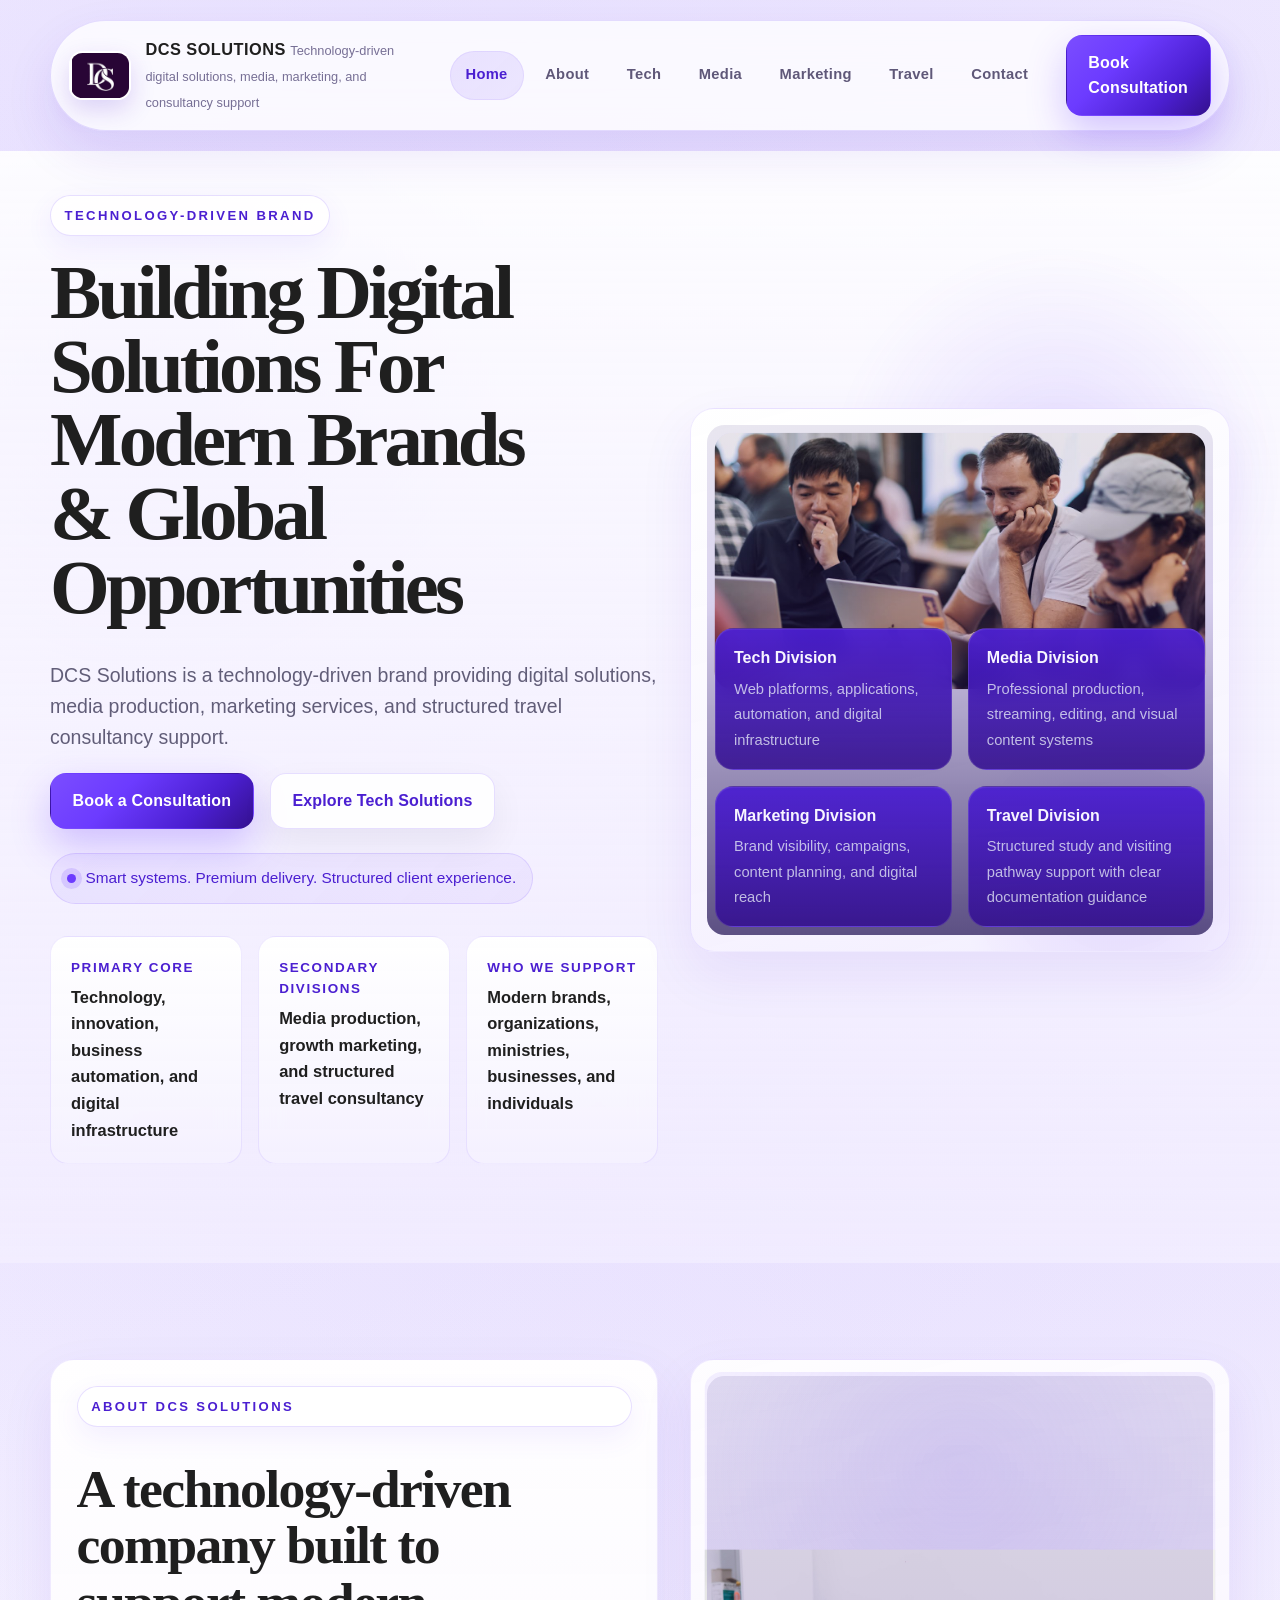
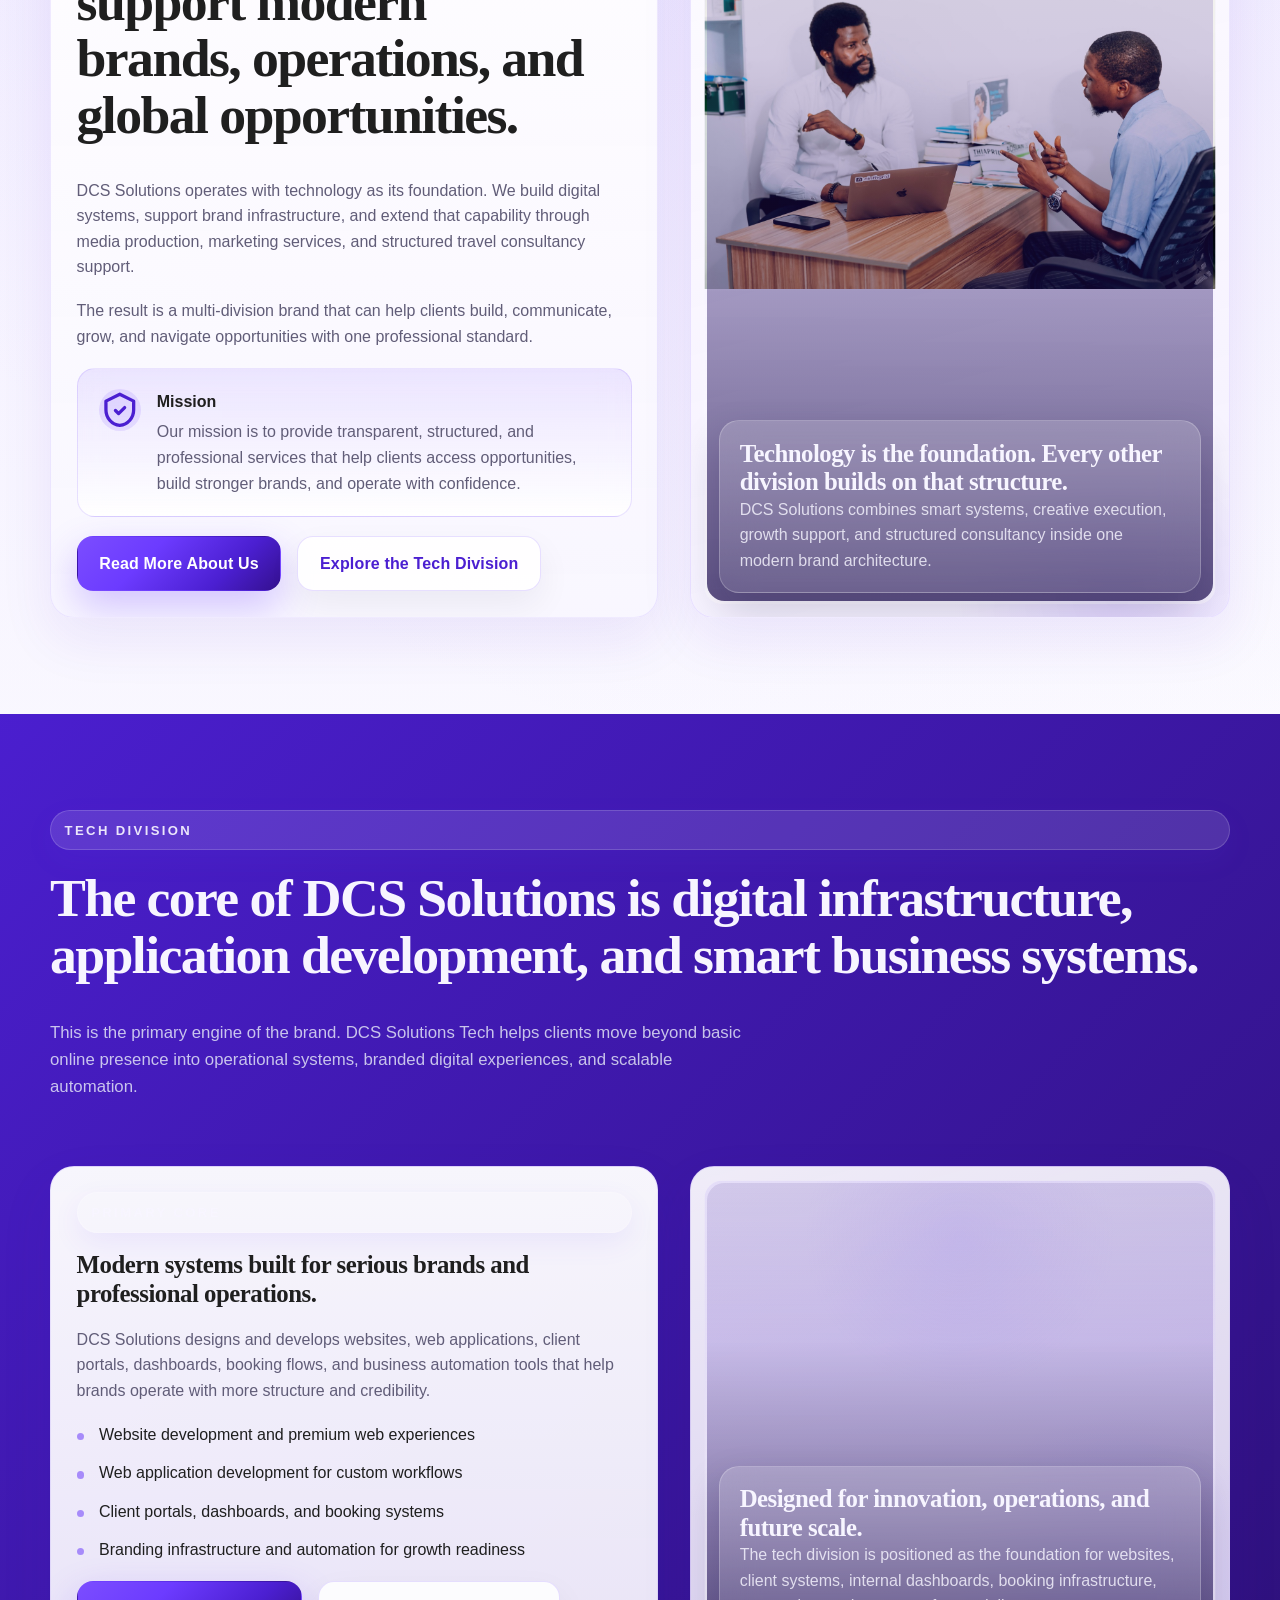
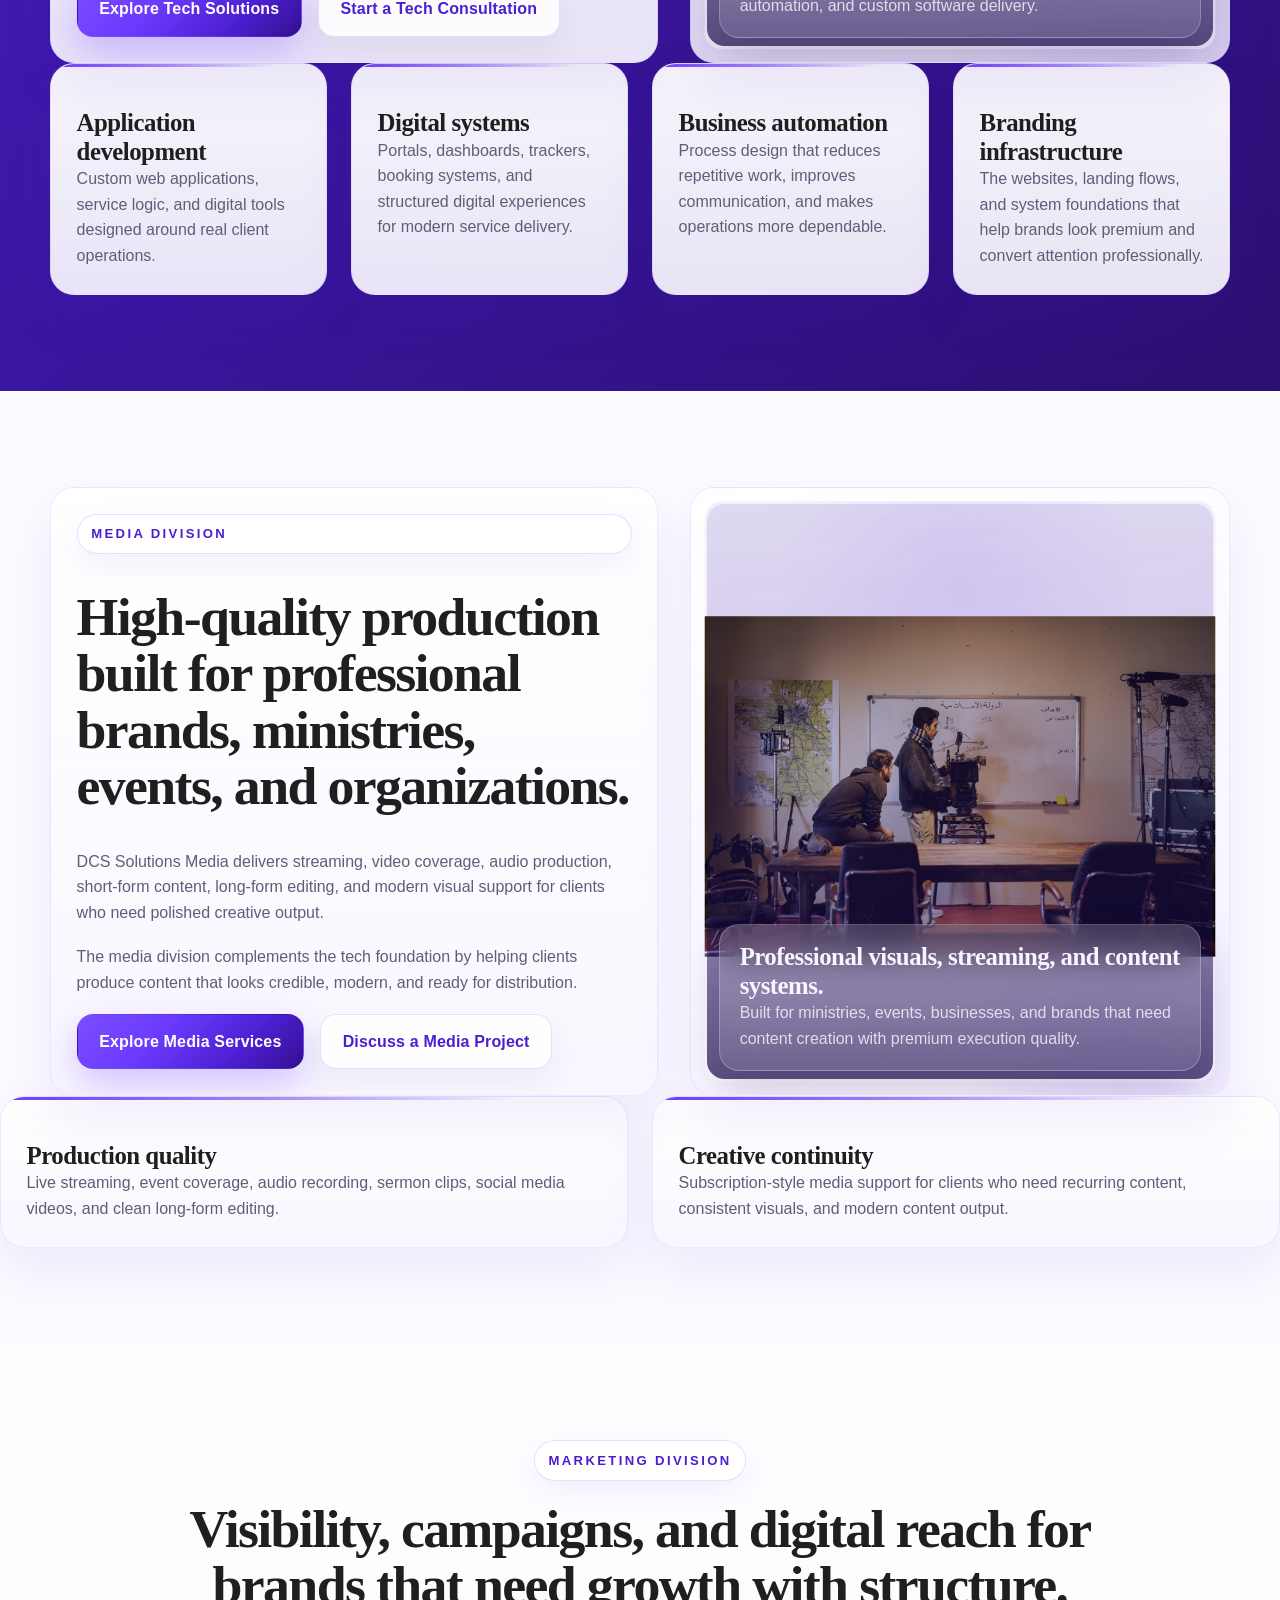
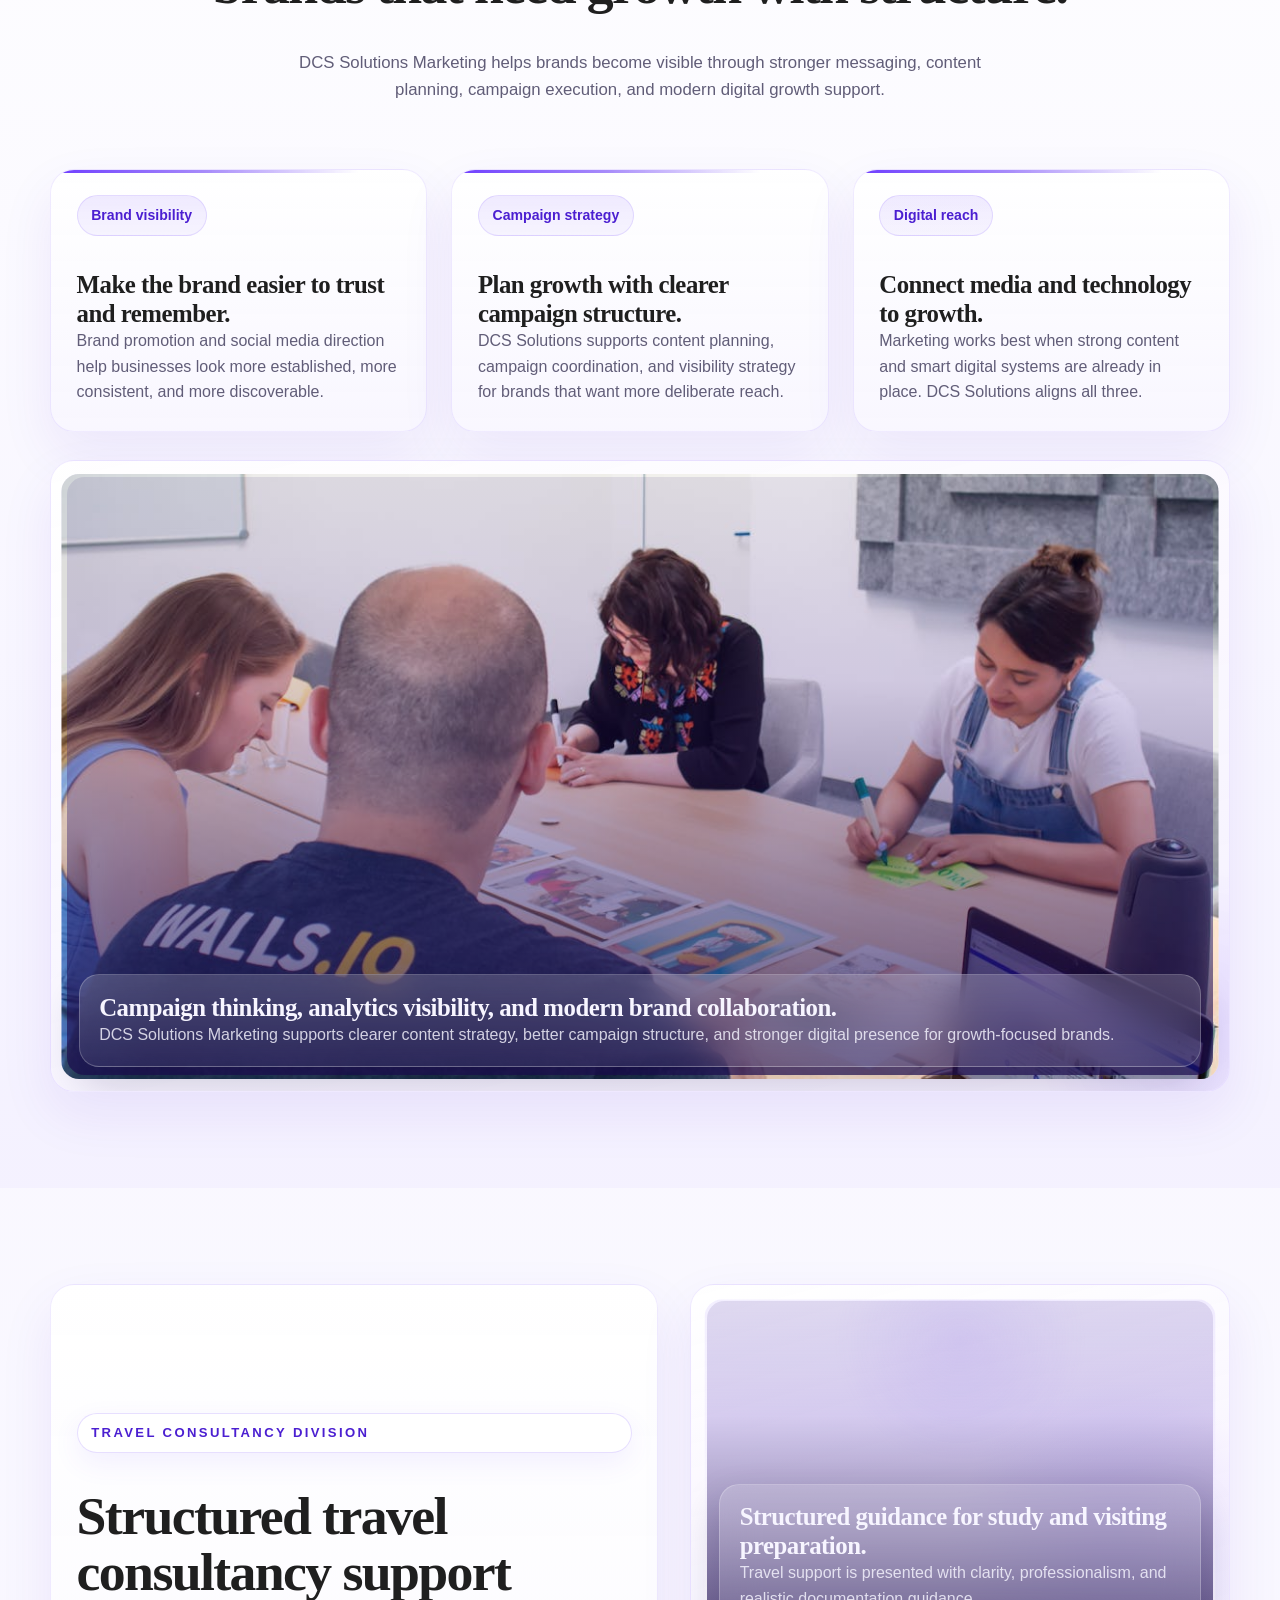
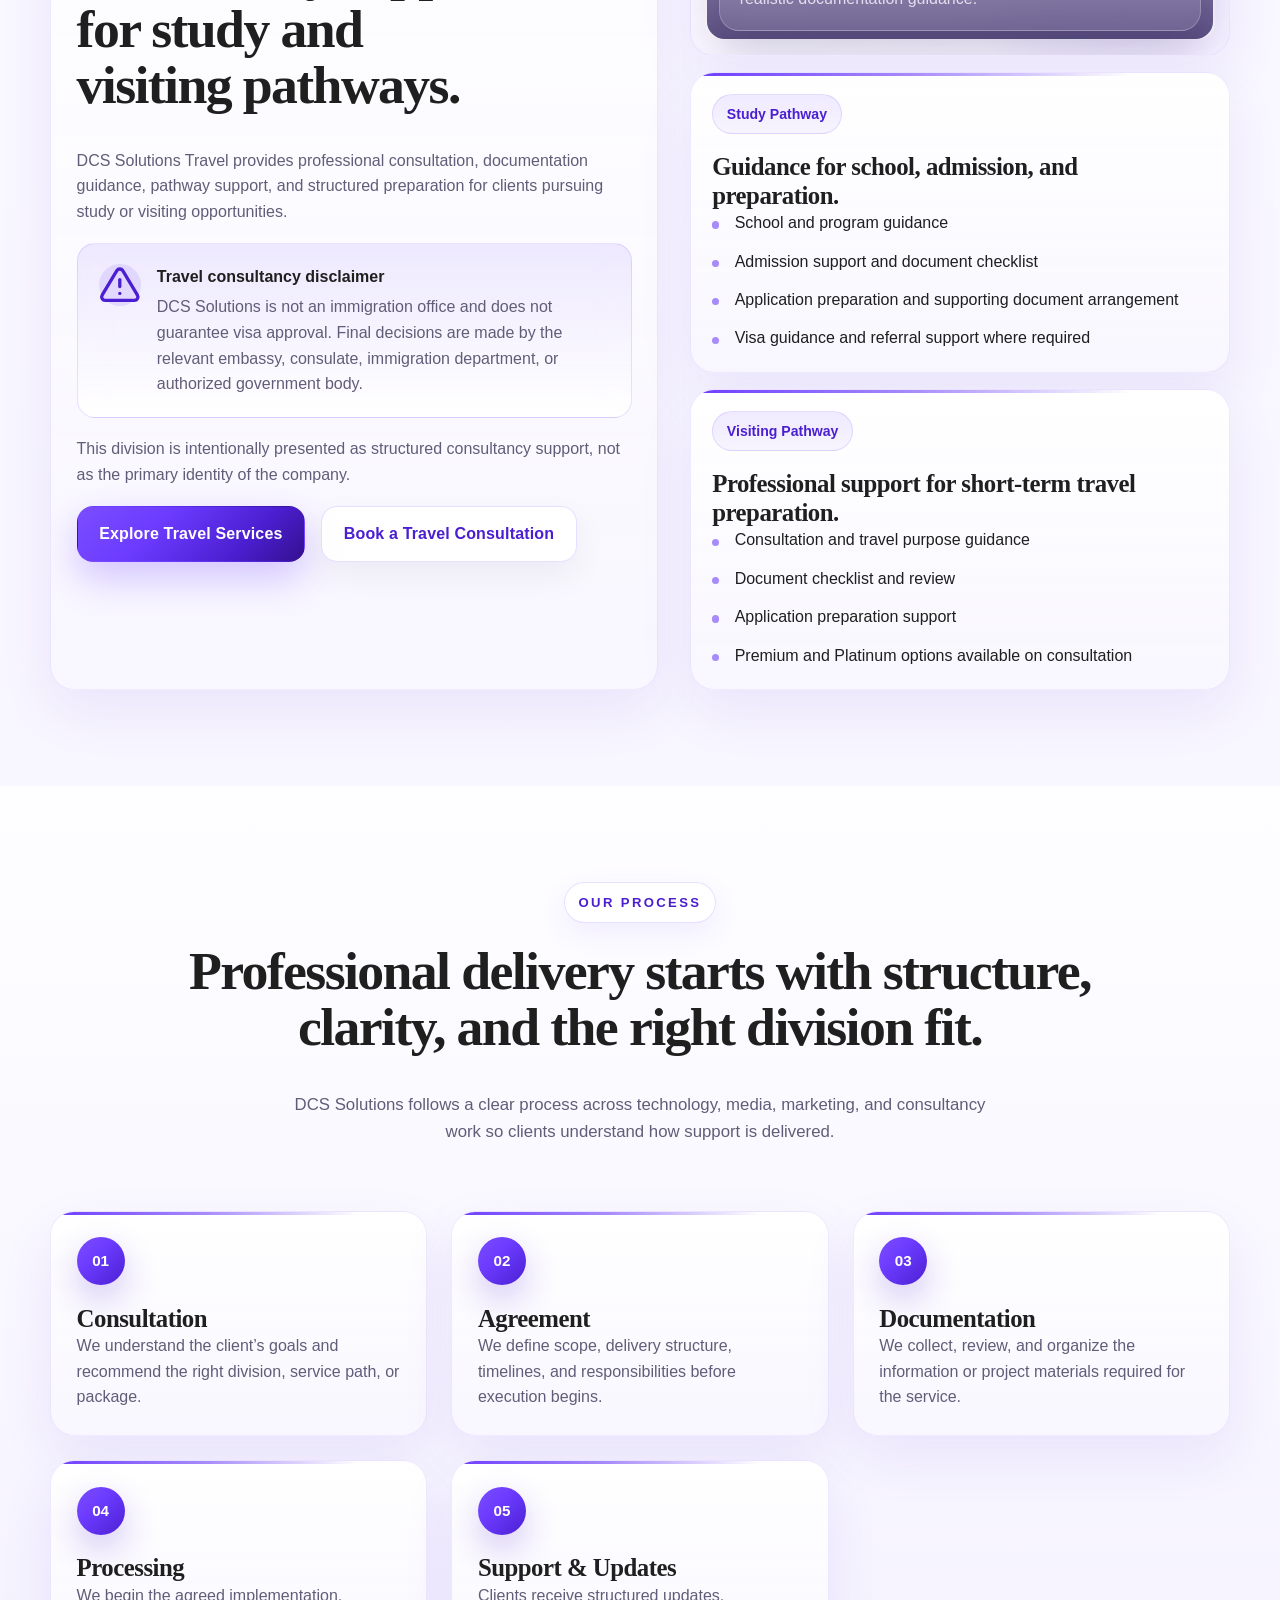
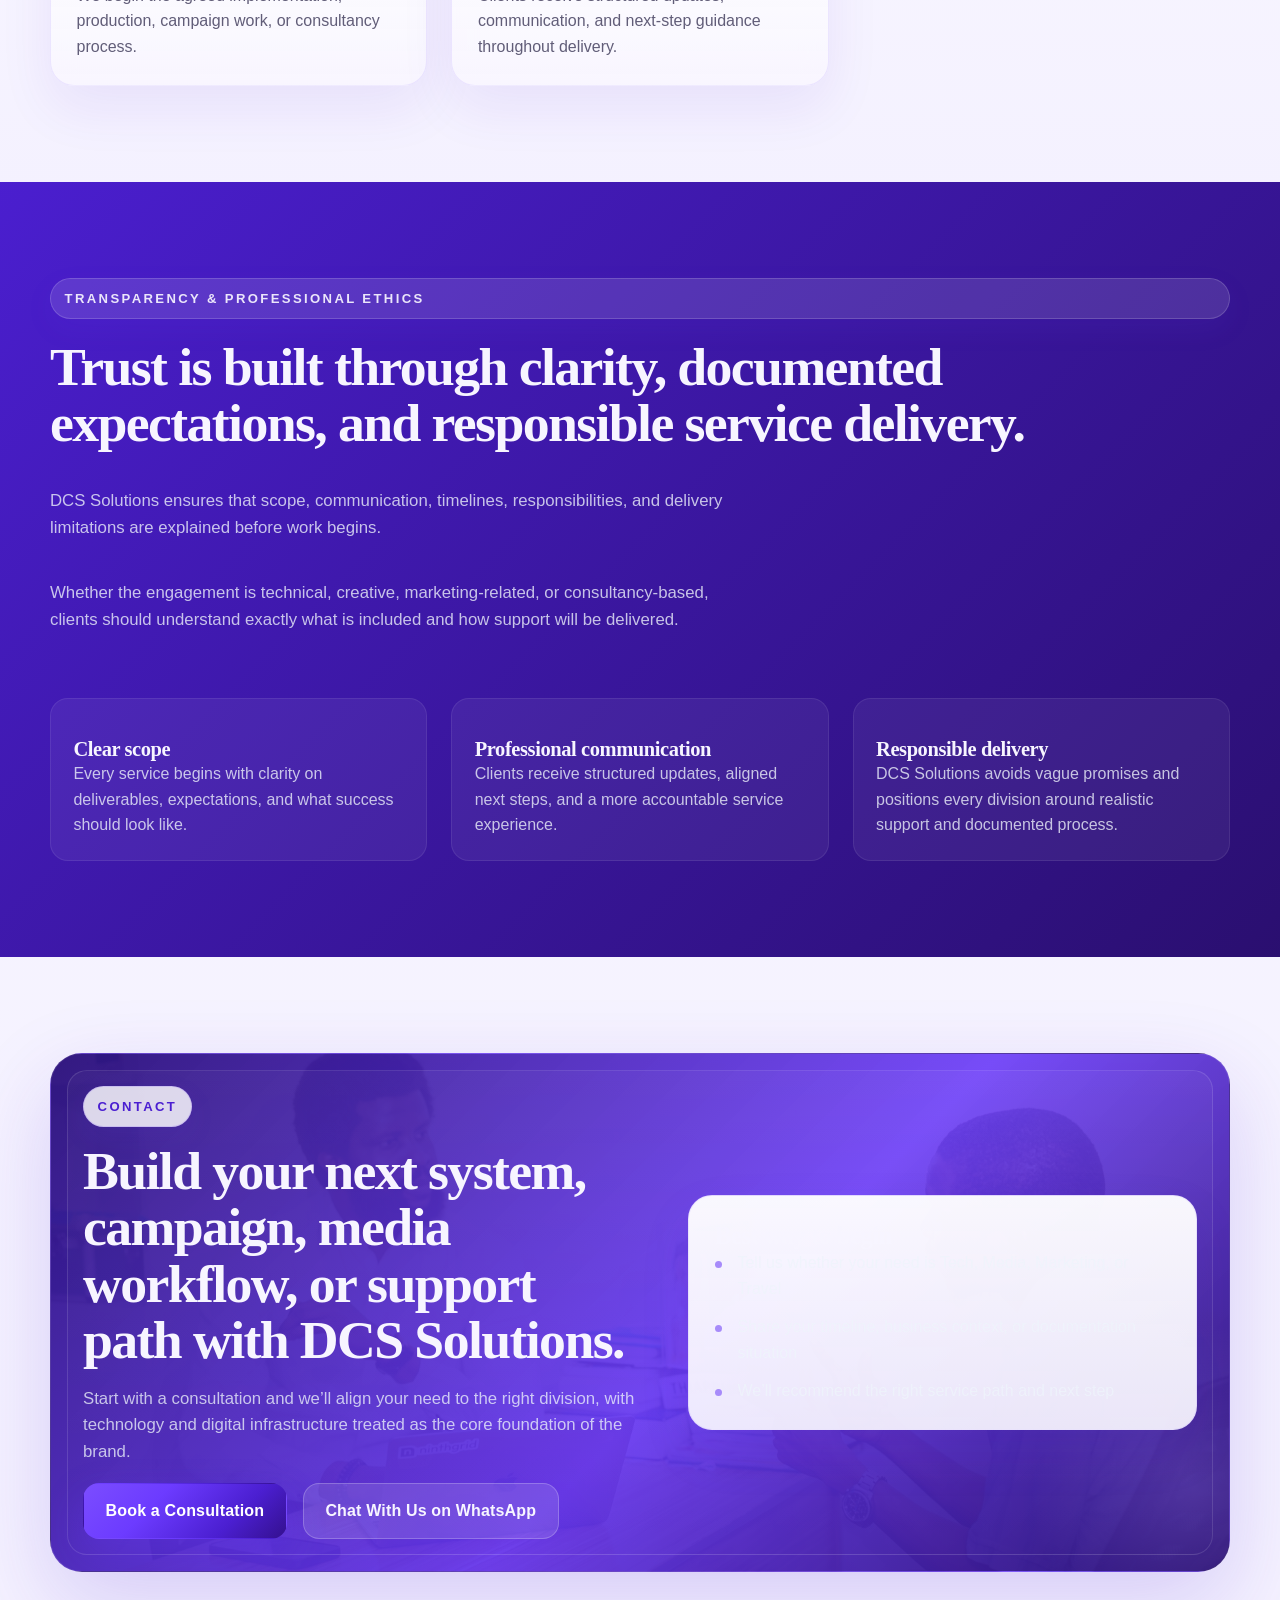
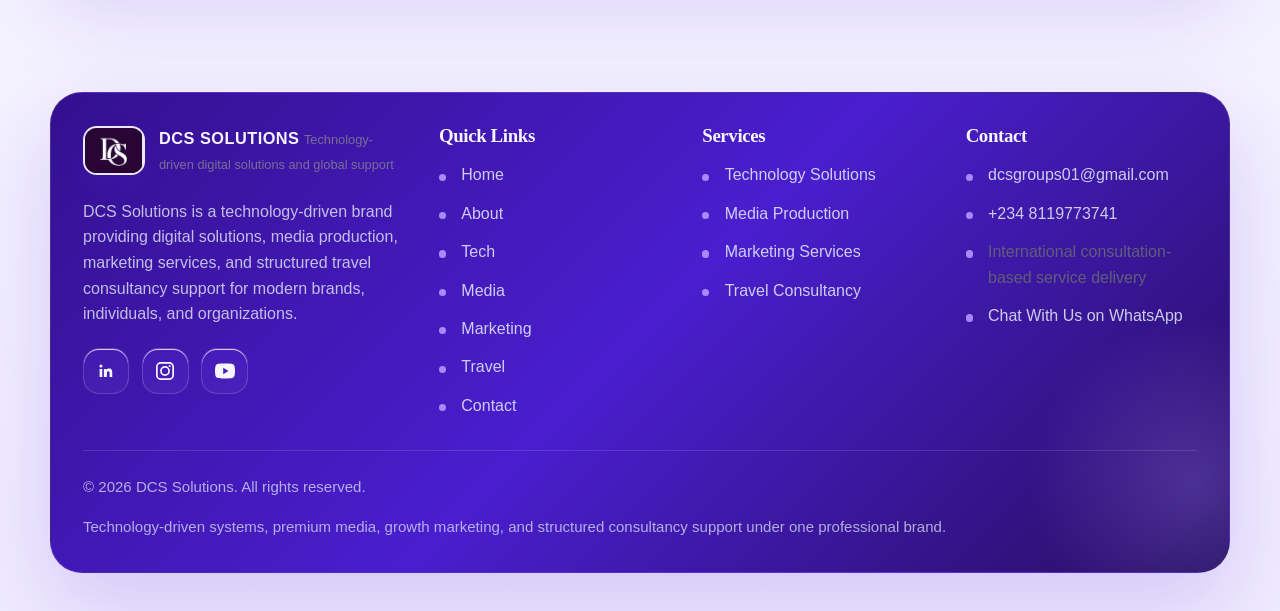
<file: index.html>
<!DOCTYPE html>
<html lang="en">
  <head>
    <meta charset="UTF-8">
    <meta name="viewport" content="width=device-width, initial-scale=1.0">
    <meta name="description" content="DCS Solutions is a technology-driven brand providing digital solutions, media production, marketing services, and structured travel consultancy support.">
    <title>DCS Solutions | Technology-Driven Digital Solutions</title>
    <link rel="stylesheet" href="css/style.css">
  </head>
  <body data-page="home">
    <div class="site-shell">
      <header class="site-header" data-include="site-header"></header>

      <main>
        <section class="hero">
          <div class="container hero-layout">
            <div class="hero-copy" data-reveal>
              <span class="eyebrow">Technology-Driven Brand</span>
              <h1 class="hero-title hero-title-wide">Building Digital Solutions For Modern Brands &amp; Global Opportunities</h1>
              <p class="hero-subtitle">
                DCS Solutions is a technology-driven brand providing digital solutions, media production, marketing services, and structured travel consultancy support.
              </p>
              <div class="hero-actions">
                <a class="button button-primary" href="contact.html">Book a Consultation</a>
                <a class="button button-secondary" href="#tech-division">Explore Tech Solutions</a>
              </div>
              <div class="hero-trust pill-note">
                Smart systems. Premium delivery. Structured client experience.
              </div>

              <div class="metric-strip">
                <div class="metric-item">
                  <span class="metric-label">Primary Core</span>
                  <span class="metric-value">Technology, innovation, business automation, and digital infrastructure</span>
                </div>
                <div class="metric-item">
                  <span class="metric-label">Secondary Divisions</span>
                  <span class="metric-value">Media production, growth marketing, and structured travel consultancy</span>
                </div>
                <div class="metric-item">
                  <span class="metric-label">Who We Support</span>
                  <span class="metric-value">Modern brands, organizations, ministries, businesses, and individuals</span>
                </div>
              </div>
            </div>

            <div class="hero-visual hero-photo photo-hero-collab" data-reveal>
              <img src="assets/images/hero-collaboration.jpg" alt="Professional team collaborating in a modern digital workspace with laptops and interface screens" fetchpriority="high">
              <div class="hero-stack">
                <div class="hero-stat">
                  <strong>Tech Division</strong>
                  <span>Web platforms, applications, automation, and digital infrastructure</span>
                </div>
                <div class="hero-stat">
                  <strong>Media Division</strong>
                  <span>Professional production, streaming, editing, and visual content systems</span>
                </div>
                <div class="hero-stat">
                  <strong>Marketing Division</strong>
                  <span>Brand visibility, campaigns, content planning, and digital reach</span>
                </div>
                <div class="hero-stat">
                  <strong>Travel Division</strong>
                  <span>Structured study and visiting pathway support with clear documentation guidance</span>
                </div>
              </div>
            </div>
          </div>
        </section>

        <section class="section" id="about-overview">
          <div class="container split-grid">
            <div class="content-panel" data-reveal>
              <span class="eyebrow">About DCS Solutions</span>
              <h2 class="section-heading">A technology-driven company built to support modern brands, operations, and global opportunities.</h2>
              <p>
                DCS Solutions operates with technology as its foundation. We build digital systems, support brand infrastructure, and extend that capability through media production, marketing services, and structured travel consultancy support.
              </p>
              <p>
                The result is a multi-division brand that can help clients build, communicate, grow, and navigate opportunities with one professional standard.
              </p>
              <div class="notice">
                <span class="notice-icon" aria-hidden="true">
                  <svg viewBox="0 0 24 24" fill="none" stroke="currentColor" stroke-width="1.9" stroke-linecap="round" stroke-linejoin="round">
                    <path d="M12 3L20 7V12C20 16.5 16.8 20.64 12 21C7.2 20.64 4 16.5 4 12V7L12 3Z"/>
                    <path d="M9.5 12.4L11.3 14.2L14.8 10.7"/>
                  </svg>
                </span>
                <div>
                  <strong>Mission</strong>
                  <span>Our mission is to provide transparent, structured, and professional services that help clients access opportunities, build stronger brands, and operate with confidence.</span>
                </div>
              </div>
              <div class="button-row">
                <a class="button button-primary" href="about.html">Read More About Us</a>
                <a class="button button-secondary" href="tech.html">Explore the Tech Division</a>
              </div>
            </div>

            <div class="visual-panel photo-panel photo-contact" data-reveal>
              <img src="assets/images/contact-consultation.jpg" alt="Professional consultants meeting in a modern office environment" decoding="async">
              <div class="visual-caption">
                <h3>Technology is the foundation. Every other division builds on that structure.</h3>
                <p>DCS Solutions combines smart systems, creative execution, growth support, and structured consultancy inside one modern brand architecture.</p>
              </div>
            </div>
          </div>
        </section>

        <section class="section section-dark section-tech-core" id="tech-division">
          <div class="container">
            <div class="section-header" data-reveal>
              <span class="eyebrow">Tech Division</span>
              <h2 class="section-heading">The core of DCS Solutions is digital infrastructure, application development, and smart business systems.</h2>
              <p class="section-intro">
                This is the primary engine of the brand. DCS Solutions Tech helps clients move beyond basic online presence into operational systems, branded digital experiences, and scalable automation.
              </p>
            </div>

            <div class="split-grid">
              <div class="content-panel" data-reveal>
                <span class="eyebrow">Primary Core</span>
                <h3 class="card-title">Modern systems built for serious brands and professional operations.</h3>
                <p>
                  DCS Solutions designs and develops websites, web applications, client portals, dashboards, booking flows, and business automation tools that help brands operate with more structure and credibility.
                </p>
                <ul class="feature-list strong">
                  <li>Website development and premium web experiences</li>
                  <li>Web application development for custom workflows</li>
                  <li>Client portals, dashboards, and booking systems</li>
                  <li>Branding infrastructure and automation for growth readiness</li>
                </ul>
                <div class="button-row">
                  <a class="button button-primary" href="tech.html">Explore Tech Solutions</a>
                  <a class="button button-secondary" href="contact.html">Start a Tech Consultation</a>
                </div>
              </div>

              <div class="visual-panel photo-panel photo-tech" data-reveal>
                <img src="assets/images/tech-division.jpg" alt="Developers working across modern computer workstations with software interfaces visible" decoding="async">
                <div class="visual-caption">
                  <h3>Designed for innovation, operations, and future scale.</h3>
                  <p>The tech division is positioned as the foundation for websites, client systems, internal dashboards, booking infrastructure, automation, and custom software delivery.</p>
                </div>
              </div>
            </div>

            <div class="service-grid">
              <article class="service-card" data-reveal>
                <h3 class="card-title">Application development</h3>
                <p class="card-copy">Custom web applications, service logic, and digital tools designed around real client operations.</p>
              </article>
              <article class="service-card" data-reveal>
                <h3 class="card-title">Digital systems</h3>
                <p class="card-copy">Portals, dashboards, trackers, booking systems, and structured digital experiences for modern service delivery.</p>
              </article>
              <article class="service-card" data-reveal>
                <h3 class="card-title">Business automation</h3>
                <p class="card-copy">Process design that reduces repetitive work, improves communication, and makes operations more dependable.</p>
              </article>
              <article class="service-card" data-reveal>
                <h3 class="card-title">Branding infrastructure</h3>
                <p class="card-copy">The websites, landing flows, and system foundations that help brands look premium and convert attention professionally.</p>
              </article>
            </div>
          </div>
        </section>

        <section class="section" id="media-division">
          <div class="container split-grid">
            <div class="content-panel" data-reveal>
              <span class="eyebrow">Media Division</span>
              <h2 class="section-heading">High-quality production built for professional brands, ministries, events, and organizations.</h2>
              <p>
                DCS Solutions Media delivers streaming, video coverage, audio production, short-form content, long-form editing, and modern visual support for clients who need polished creative output.
              </p>
              <p>
                The media division complements the tech foundation by helping clients produce content that looks credible, modern, and ready for distribution.
              </p>
              <div class="button-row">
                <a class="button button-primary" href="media.html">Explore Media Services</a>
                <a class="button button-secondary" href="contact.html">Discuss a Media Project</a>
              </div>
            </div>

            <div class="visual-panel photo-panel photo-media" data-reveal>
              <img src="assets/images/media-production-live.jpg" alt="Professional media production setup with camera gear and editing-focused studio lighting" decoding="async">
              <div class="visual-caption">
                <h3>Professional visuals, streaming, and content systems.</h3>
                <p>Built for ministries, events, businesses, and brands that need content creation with premium execution quality.</p>
              </div>
            </div>
          </div>

          <div class="info-grid">
            <article class="info-card" data-reveal>
              <h3 class="card-title">Production quality</h3>
              <p class="card-copy">Live streaming, event coverage, audio recording, sermon clips, social media videos, and clean long-form editing.</p>
            </article>
            <article class="info-card" data-reveal>
              <h3 class="card-title">Creative continuity</h3>
              <p class="card-copy">Subscription-style media support for clients who need recurring content, consistent visuals, and modern content output.</p>
            </article>
          </div>
        </section>

        <section class="section section-alt" id="marketing-division">
          <div class="container">
            <div class="section-header centered" data-reveal>
              <span class="eyebrow">Marketing Division</span>
              <h2 class="section-heading">Visibility, campaigns, and digital reach for brands that need growth with structure.</h2>
              <p class="section-intro">
                DCS Solutions Marketing helps brands become visible through stronger messaging, content planning, campaign execution, and modern digital growth support.
              </p>
            </div>

            <div class="story-grid">
              <article class="story-card" data-reveal>
                <span class="tag">Brand visibility</span>
                <h3 class="card-title">Make the brand easier to trust and remember.</h3>
                <p class="card-copy">Brand promotion and social media direction help businesses look more established, more consistent, and more discoverable.</p>
              </article>
              <article class="story-card" data-reveal>
                <span class="tag">Campaign strategy</span>
                <h3 class="card-title">Plan growth with clearer campaign structure.</h3>
                <p class="card-copy">DCS Solutions supports content planning, campaign coordination, and visibility strategy for brands that want more deliberate reach.</p>
              </article>
              <article class="story-card" data-reveal>
                <span class="tag">Digital reach</span>
                <h3 class="card-title">Connect media and technology to growth.</h3>
                <p class="card-copy">Marketing works best when strong content and smart digital systems are already in place. DCS Solutions aligns all three.</p>
              </article>
            </div>

            <div class="section-showcase">
              <div class="visual-panel photo-panel photo-panel-wide photo-marketing" data-reveal>
                <img src="assets/images/marketing-strategy.jpg" alt="Creative strategy meeting with analytics, campaign planning, and modern brand collaboration" decoding="async">
                <div class="visual-caption">
                  <h3>Campaign thinking, analytics visibility, and modern brand collaboration.</h3>
                  <p>DCS Solutions Marketing supports clearer content strategy, better campaign structure, and stronger digital presence for growth-focused brands.</p>
                </div>
              </div>
            </div>
          </div>
        </section>

        <section class="section" id="travel-division">
          <div class="container split-grid">
            <div class="content-panel" data-reveal>
              <span class="eyebrow">Travel Consultancy Division</span>
              <h2 class="section-heading">Structured travel consultancy support for study and visiting pathways.</h2>
              <p>
                DCS Solutions Travel provides professional consultation, documentation guidance, pathway support, and structured preparation for clients pursuing study or visiting opportunities.
              </p>
              <div class="disclaimer-panel">
                <span class="disclaimer-icon" aria-hidden="true">
                  <svg viewBox="0 0 24 24" fill="none" stroke="currentColor" stroke-width="1.9" stroke-linecap="round" stroke-linejoin="round">
                    <path d="M12 9V13"/>
                    <path d="M12 17H12.01"/>
                    <path d="M10.29 3.86L1.82 18A2 2 0 0 0 3.53 21H20.47A2 2 0 0 0 22.18 18L13.71 3.86A2 2 0 0 0 10.29 3.86Z"/>
                  </svg>
                </span>
                <div>
                  <strong>Travel consultancy disclaimer</strong>
                  <span>DCS Solutions is not an immigration office and does not guarantee visa approval. Final decisions are made by the relevant embassy, consulate, immigration department, or authorized government body.</span>
                </div>
              </div>
              <p>
                This division is intentionally presented as structured consultancy support, not as the primary identity of the company.
              </p>
              <div class="button-row">
                <a class="button button-primary" href="travel.html">Explore Travel Services</a>
                <a class="button button-secondary" href="contact.html">Book a Travel Consultation</a>
              </div>
            </div>

            <div class="hero-aside" data-reveal>
              <div class="visual-panel photo-panel compact-photo-panel photo-travel">
                <img src="assets/images/travel-consultancy.jpg" alt="Consultant reviewing travel and study documents with a client in a professional office" decoding="async">
                <div class="visual-caption">
                  <h3>Structured guidance for study and visiting preparation.</h3>
                  <p>Travel support is presented with clarity, professionalism, and realistic documentation guidance.</p>
                </div>
              </div>

              <article class="info-card">
                <span class="tag">Study Pathway</span>
                <h3 class="card-title">Guidance for school, admission, and preparation.</h3>
                <ul class="feature-list strong">
                  <li>School and program guidance</li>
                  <li>Admission support and document checklist</li>
                  <li>Application preparation and supporting document arrangement</li>
                  <li>Visa guidance and referral support where required</li>
                </ul>
              </article>

              <article class="info-card">
                <span class="tag">Visiting Pathway</span>
                <h3 class="card-title">Professional support for short-term travel preparation.</h3>
                <ul class="feature-list strong">
                  <li>Consultation and travel purpose guidance</li>
                  <li>Document checklist and review</li>
                  <li>Application preparation support</li>
                  <li>Premium and Platinum options available on consultation</li>
                </ul>
              </article>
            </div>
          </div>
        </section>

        <section class="section section-alt" id="process">
          <div class="container">
            <div class="section-header centered" data-reveal>
              <span class="eyebrow">Our Process</span>
              <h2 class="section-heading">Professional delivery starts with structure, clarity, and the right division fit.</h2>
              <p class="section-intro">
                DCS Solutions follows a clear process across technology, media, marketing, and consultancy work so clients understand how support is delivered.
              </p>
            </div>

            <div class="process-grid">
              <article class="process-card" data-reveal>
                <span class="step-number">01</span>
                <h3 class="step-title">Consultation</h3>
                <p class="card-copy">We understand the client’s goals and recommend the right division, service path, or package.</p>
              </article>
              <article class="process-card" data-reveal>
                <span class="step-number">02</span>
                <h3 class="step-title">Agreement</h3>
                <p class="card-copy">We define scope, delivery structure, timelines, and responsibilities before execution begins.</p>
              </article>
              <article class="process-card" data-reveal>
                <span class="step-number">03</span>
                <h3 class="step-title">Documentation</h3>
                <p class="card-copy">We collect, review, and organize the information or project materials required for the service.</p>
              </article>
              <article class="process-card" data-reveal>
                <span class="step-number">04</span>
                <h3 class="step-title">Processing</h3>
                <p class="card-copy">We begin the agreed implementation, production, campaign work, or consultancy process.</p>
              </article>
              <article class="process-card" data-reveal>
                <span class="step-number">05</span>
                <h3 class="step-title">Support &amp; Updates</h3>
                <p class="card-copy">Clients receive structured updates, communication, and next-step guidance throughout delivery.</p>
              </article>
            </div>
          </div>
        </section>

        <section class="section section-dark" id="transparency">
          <div class="container">
            <div class="section-header" data-reveal>
              <span class="eyebrow">Transparency &amp; Professional Ethics</span>
              <h2 class="section-heading">Trust is built through clarity, documented expectations, and responsible service delivery.</h2>
              <p class="section-intro">
                DCS Solutions ensures that scope, communication, timelines, responsibilities, and delivery limitations are explained before work begins.
              </p>
              <p class="section-intro">
                Whether the engagement is technical, creative, marketing-related, or consultancy-based, clients should understand exactly what is included and how support will be delivered.
              </p>
            </div>

            <div class="feature-grid">
              <article class="feature-card" data-reveal>
                <h3 class="feature-title">Clear scope</h3>
                <p class="feature-copy">Every service begins with clarity on deliverables, expectations, and what success should look like.</p>
              </article>
              <article class="feature-card" data-reveal>
                <h3 class="feature-title">Professional communication</h3>
                <p class="feature-copy">Clients receive structured updates, aligned next steps, and a more accountable service experience.</p>
              </article>
              <article class="feature-card" data-reveal>
                <h3 class="feature-title">Responsible delivery</h3>
                <p class="feature-copy">DCS Solutions avoids vague promises and positions every division around realistic support and documented process.</p>
              </article>
            </div>
          </div>
        </section>

        <section class="section">
          <div class="container">
            <div class="cta-band cta-band-photo" style="--band-image: url('../assets/images/contact-consultation.jpg');" data-reveal>
              <div>
                <span class="eyebrow">Contact</span>
                <h2 class="section-heading">Build your next system, campaign, media workflow, or support path with DCS Solutions.</h2>
                <p class="section-copy">
                  Start with a consultation and we’ll align your need to the right division, with technology and digital infrastructure treated as the core foundation of the brand.
                </p>
                <div class="cta-actions">
                  <a class="button button-primary" href="contact.html">Book a Consultation</a>
                  <a class="button button-ghost" href="https://wa.me/2348119773741?text=Hello%20DCS%20Solutions,%20I%20would%20like%20to%20book%20a%20consultation." target="_blank" rel="noreferrer">Chat With Us on WhatsApp</a>
                </div>
              </div>

              <div class="cta-panel">
                <h3 class="card-title">Best way to begin</h3>
                <ul class="quick-list">
                  <li>Tell us whether your need is Tech, Media, Marketing, or Travel</li>
                  <li>Share your timeline, business context, or documentation situation</li>
                  <li>We’ll recommend the right service path and next step</li>
                </ul>
              </div>
            </div>
          </div>
        </section>
      </main>

      <footer class="site-footer" data-include="site-footer"></footer>
    </div>

    <script src="js/main.js"></script>
  </body>
</html>
</file>
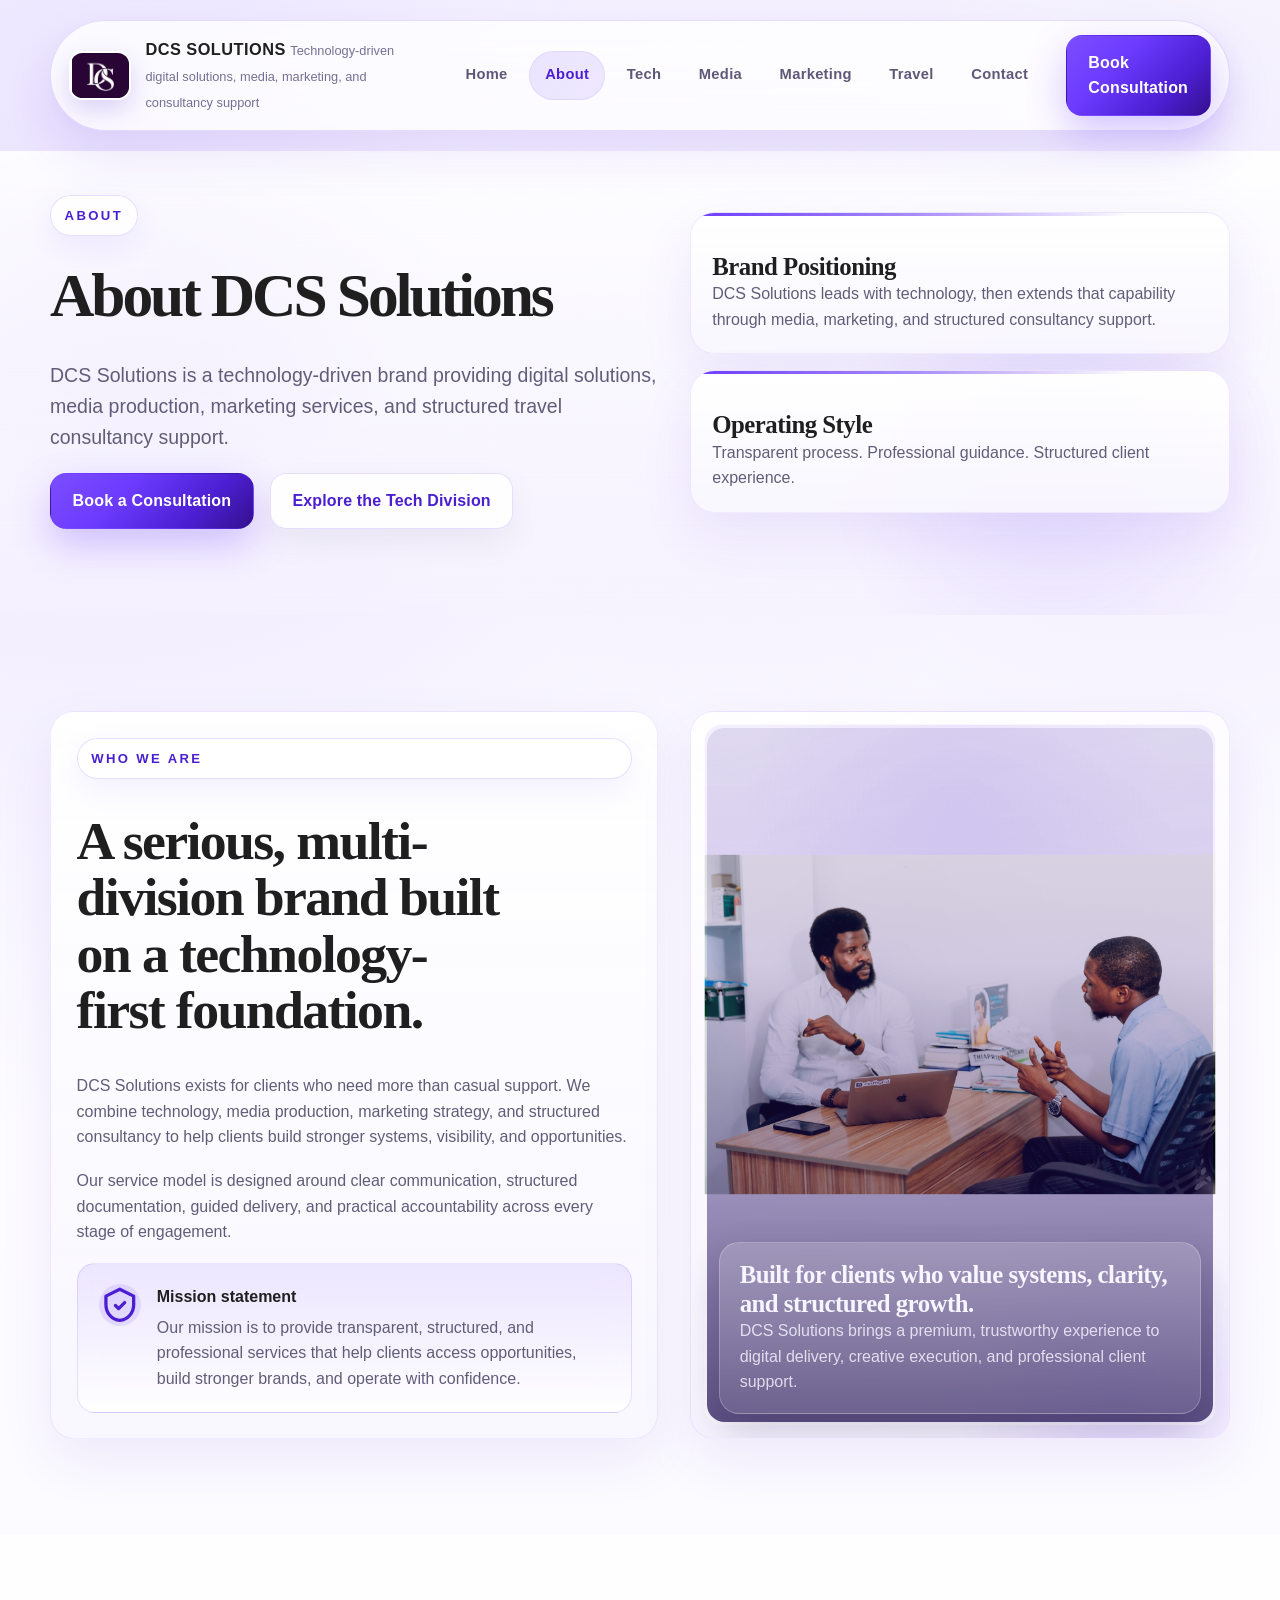
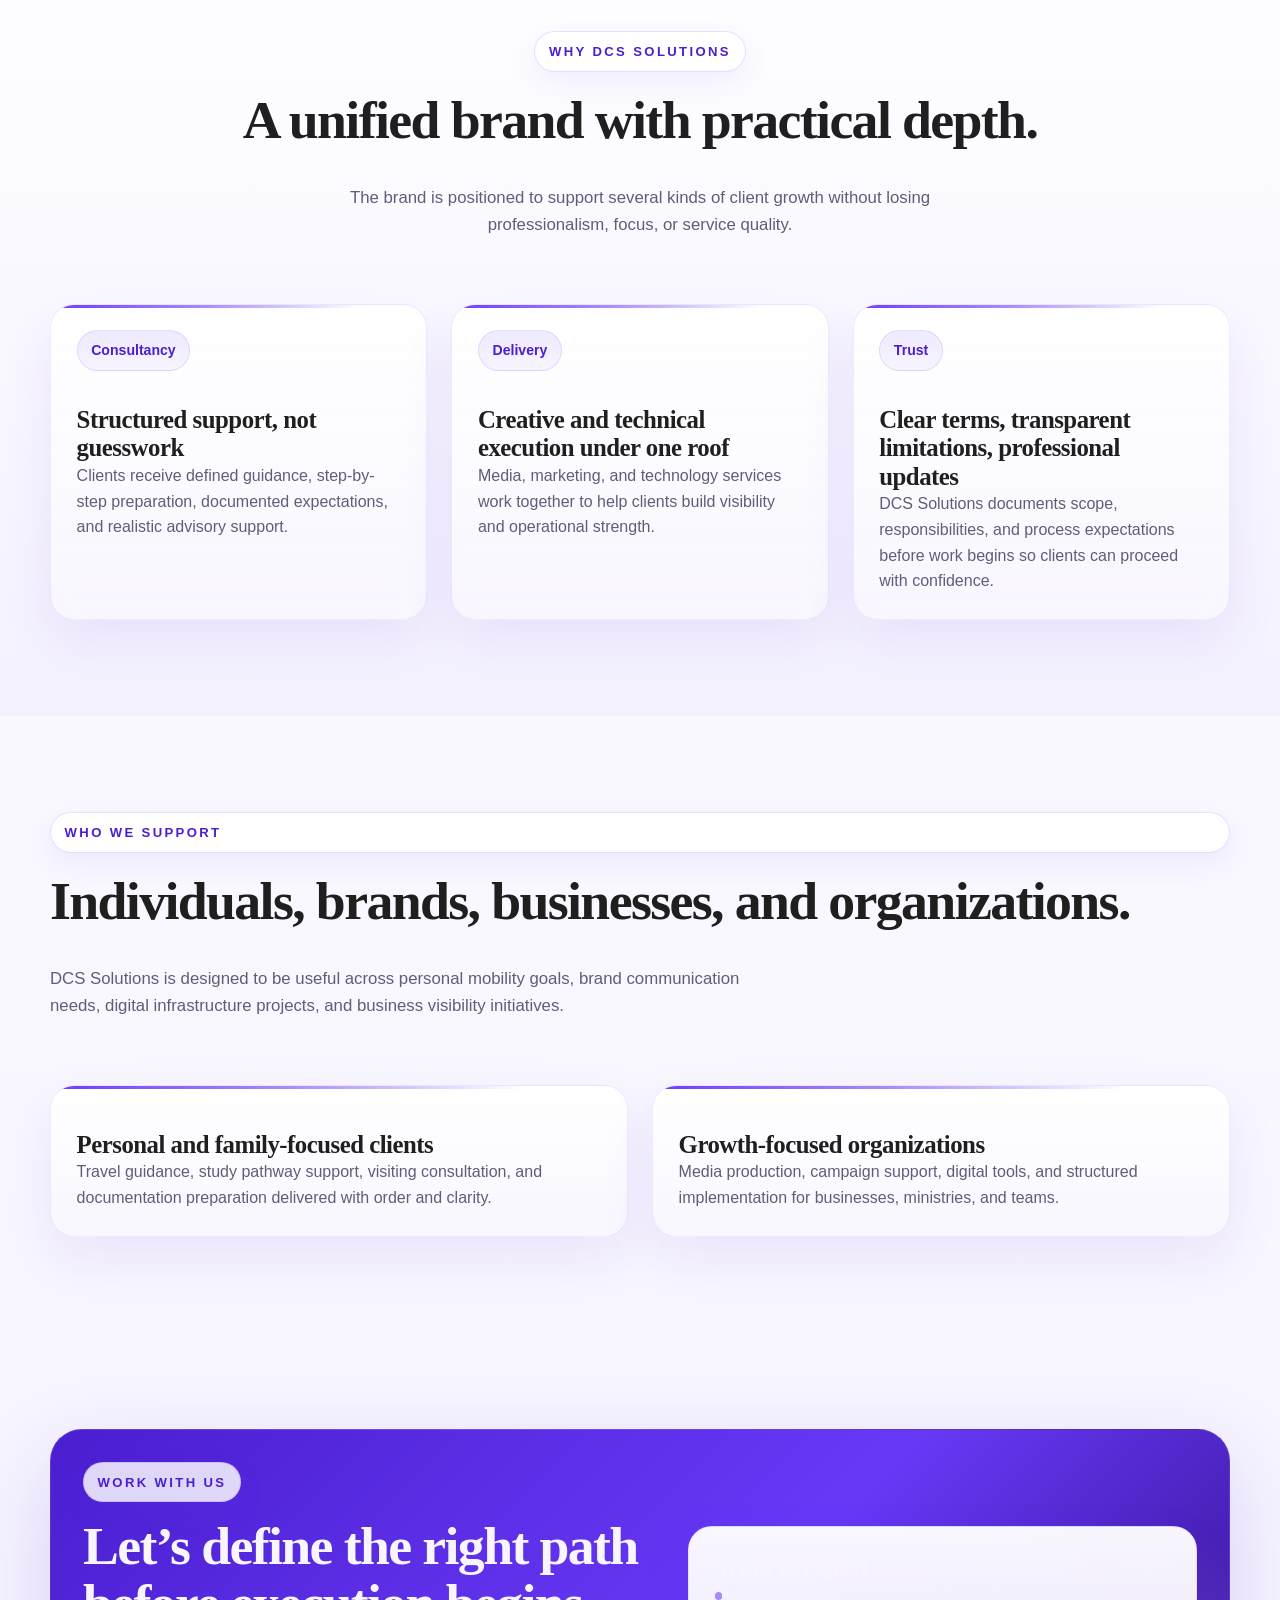
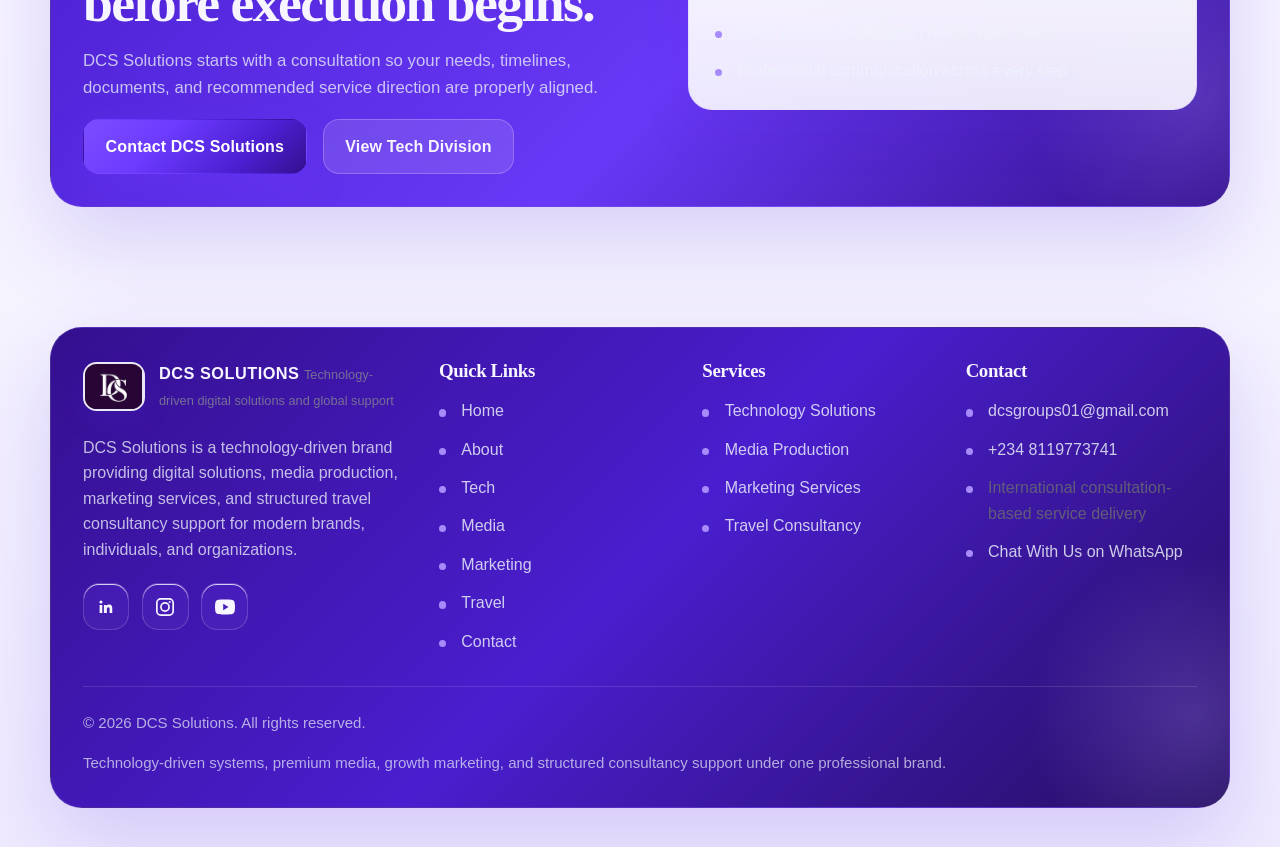
<file: about.html>
<!DOCTYPE html>
<html lang="en">
  <head>
    <meta charset="UTF-8">
    <meta name="viewport" content="width=device-width, initial-scale=1.0">
    <meta name="description" content="Learn more about DCS Solutions, a technology-driven brand providing digital solutions, media production, marketing services, and structured travel consultancy support.">
    <title>About DCS Solutions</title>
    <link rel="stylesheet" href="css/style.css">
  </head>
  <body data-page="about">
    <div class="site-shell">
      <header class="site-header" data-include="site-header"></header>

      <main>
        <section class="page-hero">
          <div class="container page-hero-layout">
            <div class="page-hero-copy" data-reveal>
              <span class="eyebrow">About</span>
              <h1 class="page-hero-title">About DCS Solutions</h1>
              <p class="page-hero-subtitle">
                DCS Solutions is a technology-driven brand providing digital solutions, media production, marketing services, and structured travel consultancy support.
              </p>
              <div class="button-row">
                <a class="button button-primary" href="contact.html">Book a Consultation</a>
                <a class="button button-secondary" href="tech.html">Explore the Tech Division</a>
              </div>
            </div>

            <div class="hero-aside" data-reveal>
              <div class="info-card">
                <h3 class="card-title">Brand Positioning</h3>
                <p class="card-copy">DCS Solutions leads with technology, then extends that capability through media, marketing, and structured consultancy support.</p>
              </div>
              <div class="info-card">
                <h3 class="card-title">Operating Style</h3>
                <p class="card-copy">Transparent process. Professional guidance. Structured client experience.</p>
              </div>
            </div>
          </div>
        </section>

        <section class="section">
          <div class="container split-grid">
            <div class="content-panel" data-reveal>
              <span class="eyebrow">Who We Are</span>
              <h2 class="section-heading">A serious, multi-division brand built on a technology-first foundation.</h2>
              <p>
                DCS Solutions exists for clients who need more than casual support. We combine technology, media production, marketing strategy, and structured consultancy to help clients build stronger systems, visibility, and opportunities.
              </p>
              <p>
                Our service model is designed around clear communication, structured documentation, guided delivery, and practical accountability across every stage of engagement.
              </p>
              <div class="notice">
                <span class="notice-icon" aria-hidden="true">
                  <svg viewBox="0 0 24 24" fill="none" stroke="currentColor" stroke-width="1.9" stroke-linecap="round" stroke-linejoin="round">
                    <path d="M12 3L20 7V12C20 16.5 16.8 20.64 12 21C7.2 20.64 4 16.5 4 12V7L12 3Z"/>
                    <path d="M9.5 12.4L11.3 14.2L14.8 10.7"/>
                  </svg>
                </span>
                <div>
                  <strong>Mission statement</strong>
                  <span>Our mission is to provide transparent, structured, and professional services that help clients access opportunities, build stronger brands, and operate with confidence.</span>
                </div>
              </div>
            </div>

            <div class="visual-panel photo-panel photo-contact" data-reveal>
              <img src="assets/images/contact-consultation.jpg" alt="Modern professionals in a collaborative office meeting" loading="lazy" decoding="async">
              <div class="visual-caption">
                <h3>Built for clients who value systems, clarity, and structured growth.</h3>
                <p>DCS Solutions brings a premium, trustworthy experience to digital delivery, creative execution, and professional client support.</p>
              </div>
            </div>
          </div>
        </section>

        <section class="section section-alt">
          <div class="container">
            <div class="section-header centered" data-reveal>
              <span class="eyebrow">Why DCS Solutions</span>
              <h2 class="section-heading">A unified brand with practical depth.</h2>
              <p class="section-intro">
                The brand is positioned to support several kinds of client growth without losing professionalism, focus, or service quality.
              </p>
            </div>

            <div class="story-grid">
              <article class="story-card" data-reveal>
                <span class="tag">Consultancy</span>
                <h3 class="card-title">Structured support, not guesswork</h3>
                <p class="card-copy">Clients receive defined guidance, step-by-step preparation, documented expectations, and realistic advisory support.</p>
              </article>

              <article class="story-card" data-reveal>
                <span class="tag">Delivery</span>
                <h3 class="card-title">Creative and technical execution under one roof</h3>
                <p class="card-copy">Media, marketing, and technology services work together to help clients build visibility and operational strength.</p>
              </article>

              <article class="story-card" data-reveal>
                <span class="tag">Trust</span>
                <h3 class="card-title">Clear terms, transparent limitations, professional updates</h3>
                <p class="card-copy">DCS Solutions documents scope, responsibilities, and process expectations before work begins so clients can proceed with confidence.</p>
              </article>
            </div>
          </div>
        </section>

        <section class="section">
          <div class="container">
            <div class="section-header" data-reveal>
              <span class="eyebrow">Who We Support</span>
              <h2 class="section-heading">Individuals, brands, businesses, and organizations.</h2>
              <p class="section-intro">
                DCS Solutions is designed to be useful across personal mobility goals, brand communication needs, digital infrastructure projects, and business visibility initiatives.
              </p>
            </div>

            <div class="info-grid">
              <article class="info-card" data-reveal>
                <h3 class="card-title">Personal and family-focused clients</h3>
                <p class="card-copy">Travel guidance, study pathway support, visiting consultation, and documentation preparation delivered with order and clarity.</p>
              </article>

              <article class="info-card" data-reveal>
                <h3 class="card-title">Growth-focused organizations</h3>
                <p class="card-copy">Media production, campaign support, digital tools, and structured implementation for businesses, ministries, and teams.</p>
              </article>
            </div>
          </div>
        </section>

        <section class="section">
          <div class="container">
            <div class="cta-band" data-reveal>
              <div>
                <span class="eyebrow">Work With Us</span>
                <h2 class="section-heading">Let’s define the right path before execution begins.</h2>
                <p class="section-copy">
                  DCS Solutions starts with a consultation so your needs, timelines, documents, and recommended service direction are properly aligned.
                </p>
                <div class="cta-actions">
                  <a class="button button-primary" href="contact.html">Contact DCS Solutions</a>
                  <a class="button button-ghost" href="tech.html">View Tech Division</a>
                </div>
              </div>

              <div class="cta-panel">
                <h3 class="card-title">What to expect</h3>
                <ul class="quick-list">
                  <li>Service recommendation based on your real need</li>
                  <li>Clear process explanation before work starts</li>
                  <li>Professional communication across every step</li>
                </ul>
              </div>
            </div>
          </div>
        </section>
      </main>

      <footer class="site-footer" data-include="site-footer"></footer>
    </div>

    <script src="js/main.js"></script>
  </body>
</html>
</file>
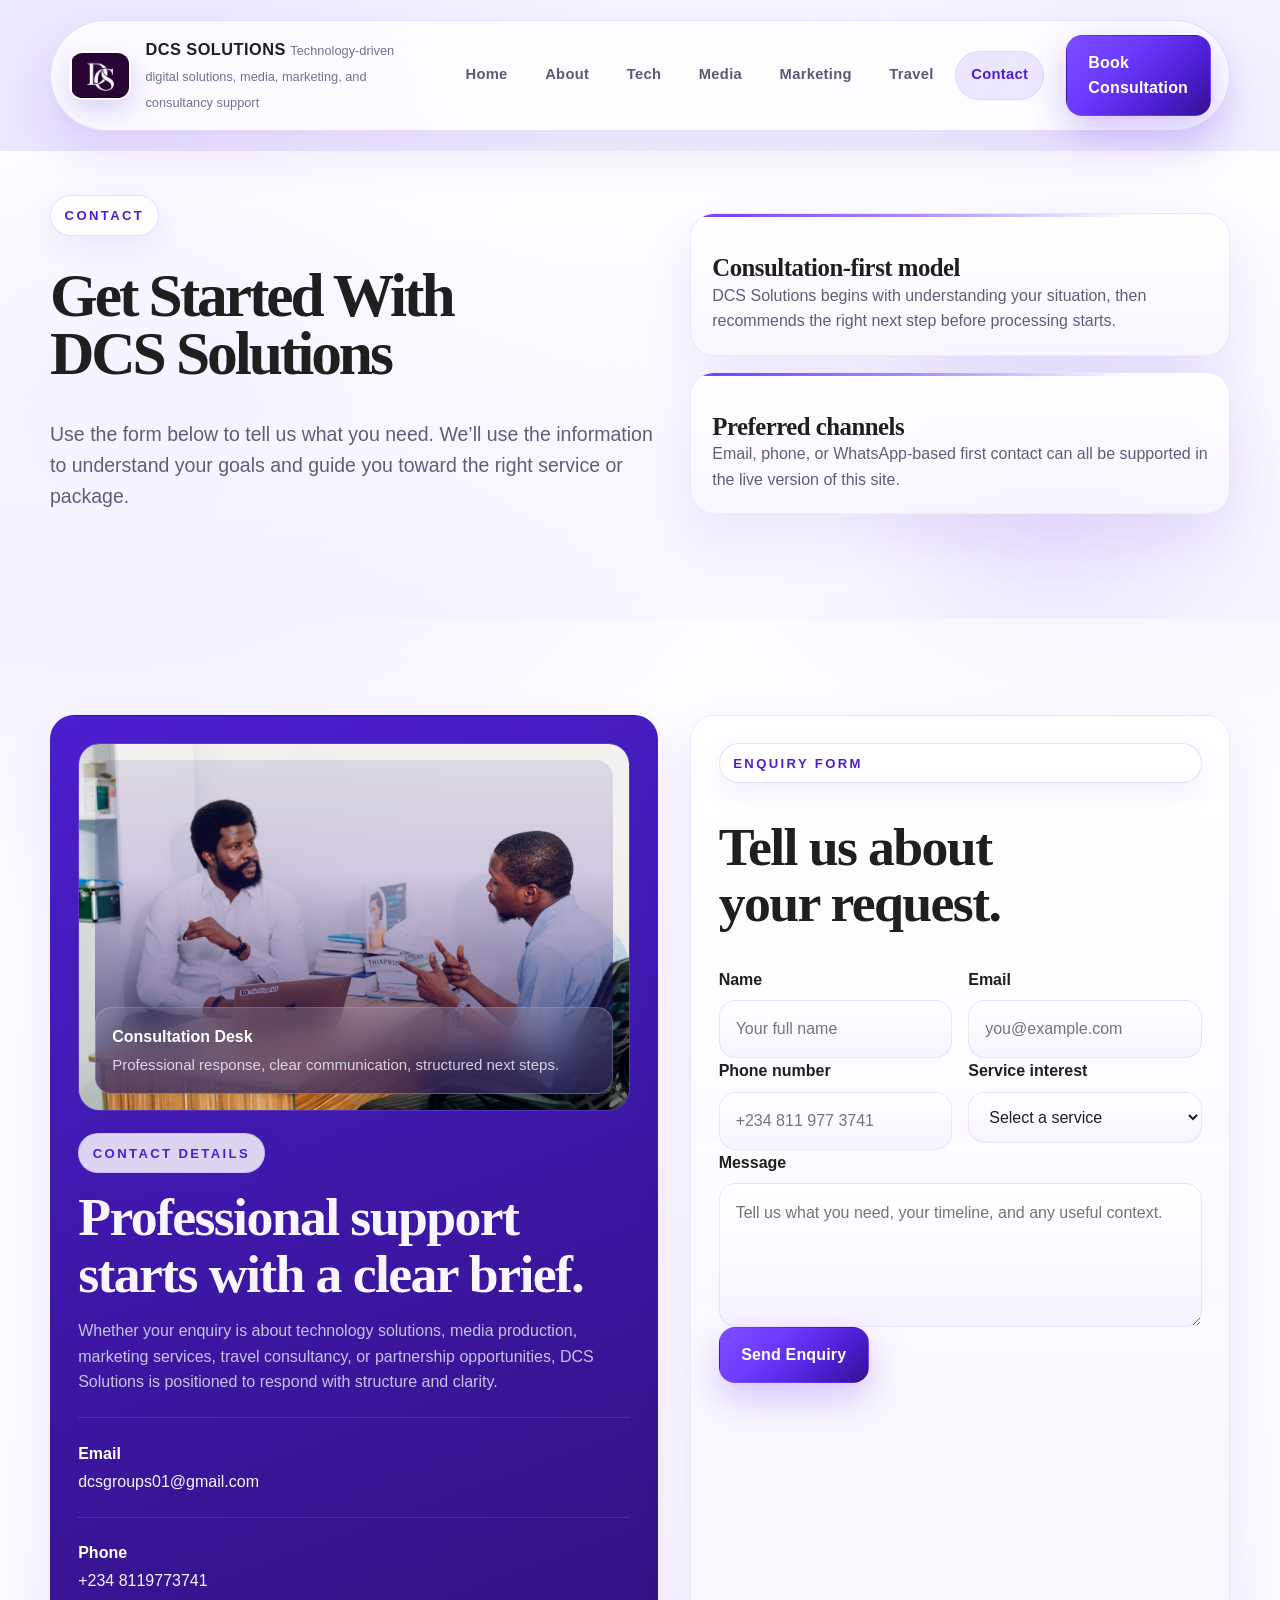
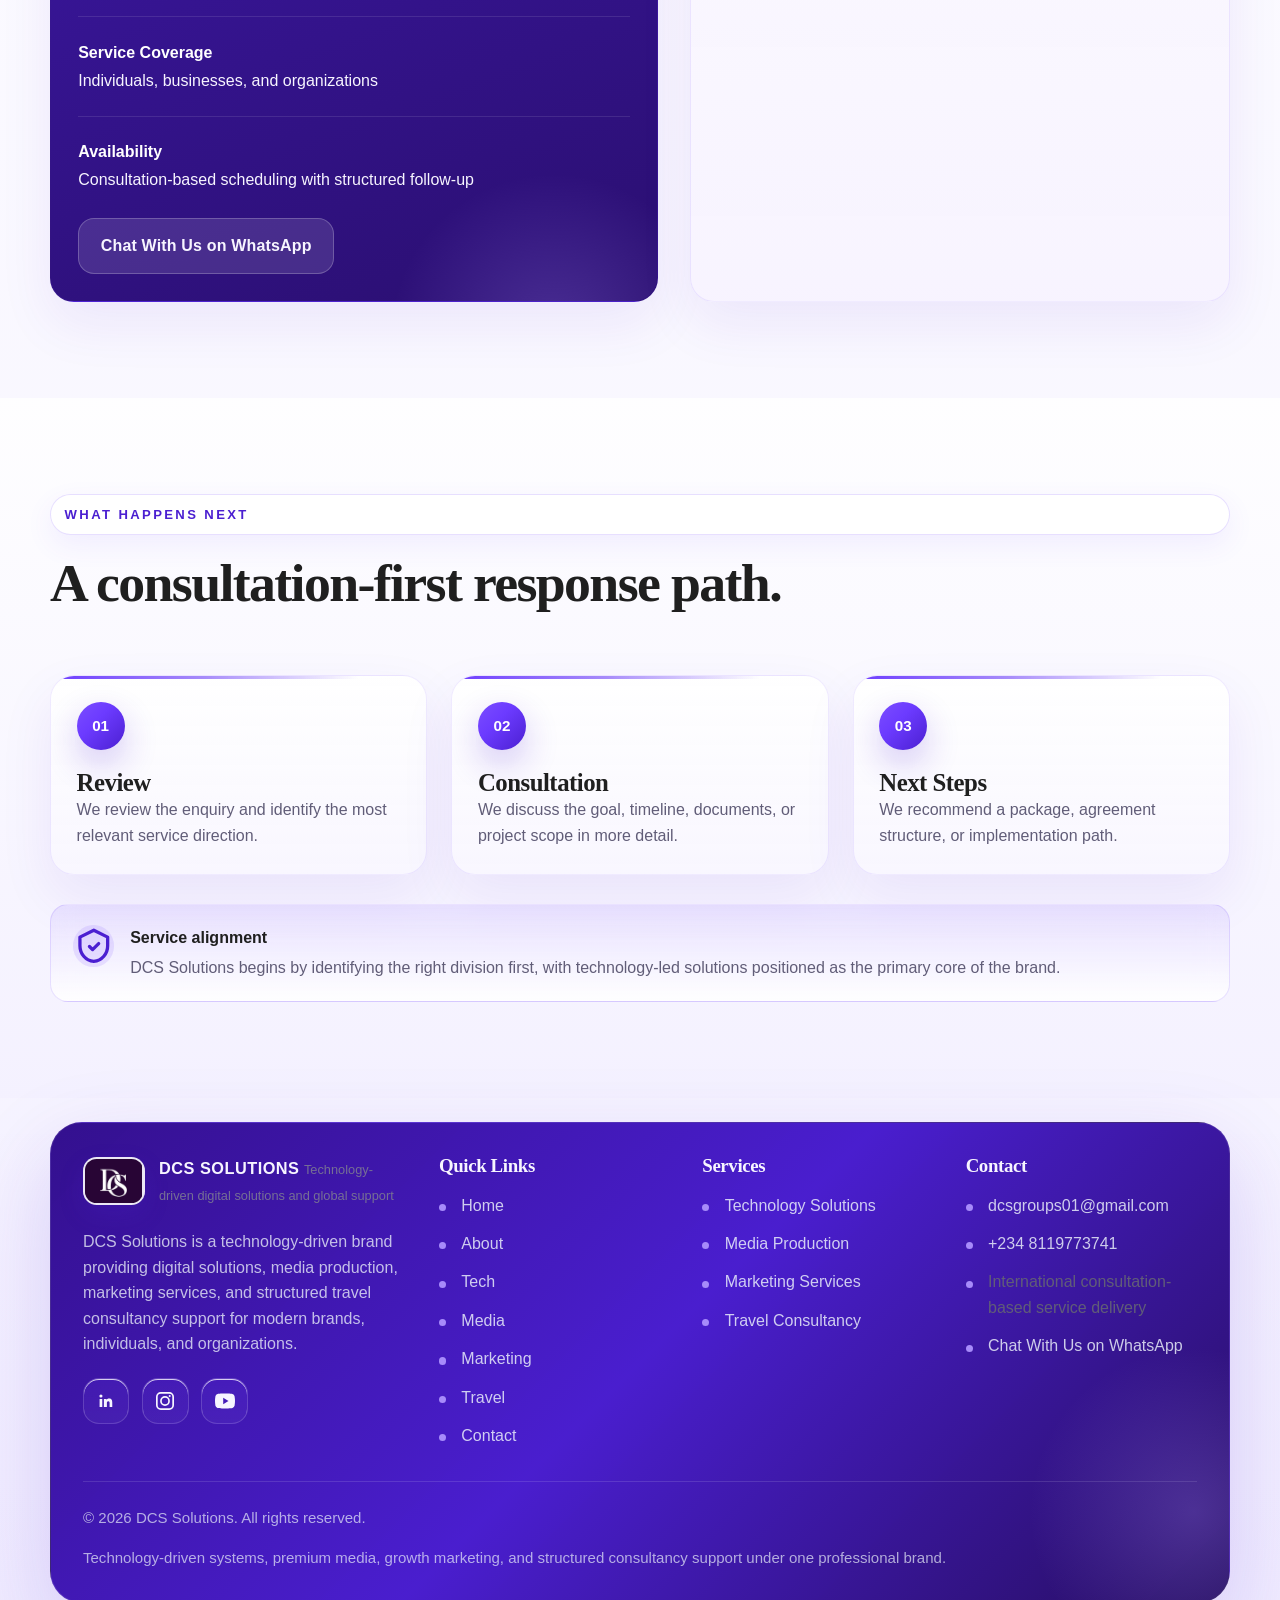
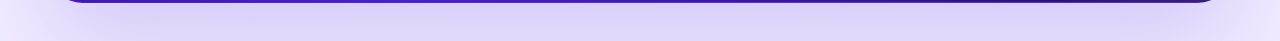
<file: contact.html>
<!DOCTYPE html>
<html lang="en">
  <head>
    <meta charset="UTF-8">
    <meta name="viewport" content="width=device-width, initial-scale=1.0">
    <meta name="description" content="Contact DCS Solutions to book a consultation for travel consultancy, media production, marketing services, technology solutions, or partnerships.">
    <title>Contact DCS Solutions</title>
    <link rel="stylesheet" href="css/style.css">
  </head>
  <body data-page="contact">
    <div class="site-shell">
      <header class="site-header" data-include="site-header"></header>

      <main>
        <section class="page-hero">
          <div class="container page-hero-layout">
            <div class="page-hero-copy" data-reveal>
              <span class="eyebrow">Contact</span>
              <h1 class="page-hero-title">Get Started With DCS Solutions</h1>
              <p class="page-hero-subtitle">
                Use the form below to tell us what you need. We’ll use the information to understand your goals and guide you toward the right service or package.
              </p>
            </div>

            <div class="hero-aside" data-reveal>
              <div class="info-card">
                <h3 class="card-title">Consultation-first model</h3>
                <p class="card-copy">DCS Solutions begins with understanding your situation, then recommends the right next step before processing starts.</p>
              </div>
              <div class="info-card">
                <h3 class="card-title">Preferred channels</h3>
                <p class="card-copy">Email, phone, or WhatsApp-based first contact can all be supported in the live version of this site.</p>
              </div>
            </div>
          </div>
        </section>

        <section class="section" id="contact-form">
          <div class="container contact-grid">
            <aside class="contact-panel" data-reveal>
              <div class="contact-photo photo-contact">
                <img src="assets/images/contact-consultation.jpg" alt="Professional office team prepared for a business consultation" loading="lazy" decoding="async">
                <div class="contact-photo-badge">
                  <strong>Consultation Desk</strong>
                  <span>Professional response, clear communication, structured next steps.</span>
                </div>
              </div>

              <span class="eyebrow">Contact Details</span>
              <h2 class="section-heading">Professional support starts with a clear brief.</h2>
              <p class="contact-copy">
                Whether your enquiry is about technology solutions, media production, marketing services, travel consultancy, or partnership opportunities, DCS Solutions is positioned to respond with structure and clarity.
              </p>

              <div class="contact-detail">
                <strong>Email</strong>
                <span>dcsgroups01@gmail.com</span>
              </div>

              <div class="contact-detail">
                <strong>Phone</strong>
                <span>+234 8119773741 </span>
              </div>

              <div class="contact-detail">
                <strong>Service Coverage</strong>
                <span>Individuals, businesses, and organizations</span>
              </div>

              <div class="contact-detail">
                <strong>Availability</strong>
                <span>Consultation-based scheduling with structured follow-up</span>
              </div>

              <div class="contact-actions">
                <a class="button button-ghost" href="https://wa.me/2348119773741?text=Hello%20DCS%20Solutions,%20I%20would%20like%20to%20book%20a%20consultation." target="_blank" rel="noreferrer">Chat With Us on WhatsApp</a>
              </div>
            </aside>

            <div class="form-panel" data-reveal>
              <span class="eyebrow">Enquiry Form</span>
              <h2 class="section-heading">Tell us about your request.</h2>
              <form action="contact-submit.php" method="post" data-contact-form data-storage-key="dcs-solutions-contact-form">
                <div class="field-group honeypot-field" aria-hidden="true">
                  <label for="website">Website</label>
                  <input id="website" name="website" type="text" tabindex="-1" autocomplete="off">
                </div>

                <div class="form-row">
                  <div class="field-group">
                    <label for="name">Name</label>
                    <input id="name" name="name" type="text" placeholder="Your full name" autocomplete="name" required>
                  </div>
                  <div class="field-group">
                    <label for="email">Email</label>
                    <input id="email" name="email" type="email" placeholder="you@example.com" autocomplete="email" required>
                  </div>
                </div>

                <div class="form-row">
                  <div class="field-group">
                    <label for="phone">Phone number</label>
                    <input id="phone" name="phone" type="tel" placeholder="+234 811 977 3741" autocomplete="tel">
                  </div>
                  <div class="field-group">
                    <label for="service-interest">Service interest</label>
                    <select id="service-interest" name="service_interest" required>
                      <option value="">Select a service</option>
                      <option>Tech Services</option>
                      <option>Media Services</option>
                      <option>Marketing Services</option>
                      <option>Travel Consultancy</option>
                      <option>Study Pathway</option>
                      <option>Visiting Pathway</option>
                      <option>Partnership/Referral</option>
                    </select>
                  </div>
                </div>

                <div class="field-group">
                  <label for="message">Message</label>
                  <textarea id="message" name="message" placeholder="Tell us what you need, your timeline, and any useful context." required></textarea>
                </div>

                <div class="form-feedback" aria-live="polite"></div>

                <button class="button button-primary" type="submit">Send Enquiry</button>
              </form>
            </div>
          </div>
        </section>

        <section class="section section-alt">
          <div class="container">
            <div class="section-header" data-reveal>
              <span class="eyebrow">What Happens Next</span>
              <h2 class="section-heading">A consultation-first response path.</h2>
            </div>

            <div class="process-grid">
              <article class="process-card" data-reveal><span class="step-number">01</span><h3 class="step-title">Review</h3><p class="card-copy">We review the enquiry and identify the most relevant service direction.</p></article>
              <article class="process-card" data-reveal><span class="step-number">02</span><h3 class="step-title">Consultation</h3><p class="card-copy">We discuss the goal, timeline, documents, or project scope in more detail.</p></article>
              <article class="process-card" data-reveal><span class="step-number">03</span><h3 class="step-title">Next Steps</h3><p class="card-copy">We recommend a package, agreement structure, or implementation path.</p></article>
            </div>

            <div class="notice package-note" data-reveal>
              <span class="notice-icon" aria-hidden="true">
                <svg viewBox="0 0 24 24" fill="none" stroke="currentColor" stroke-width="1.9" stroke-linecap="round" stroke-linejoin="round">
                  <path d="M12 3L20 7V12C20 16.5 16.8 20.64 12 21C7.2 20.64 4 16.5 4 12V7L12 3Z"/>
                  <path d="M9.5 12.4L11.3 14.2L14.8 10.7"/>
                </svg>
              </span>
              <div>
                <strong>Service alignment</strong>
                <span>DCS Solutions begins by identifying the right division first, with technology-led solutions positioned as the primary core of the brand.</span>
              </div>
            </div>
          </div>
        </section>
      </main>

      <footer class="site-footer" data-include="site-footer"></footer>
    </div>

    <script src="js/main.js"></script>
  </body>
</html>
</file>
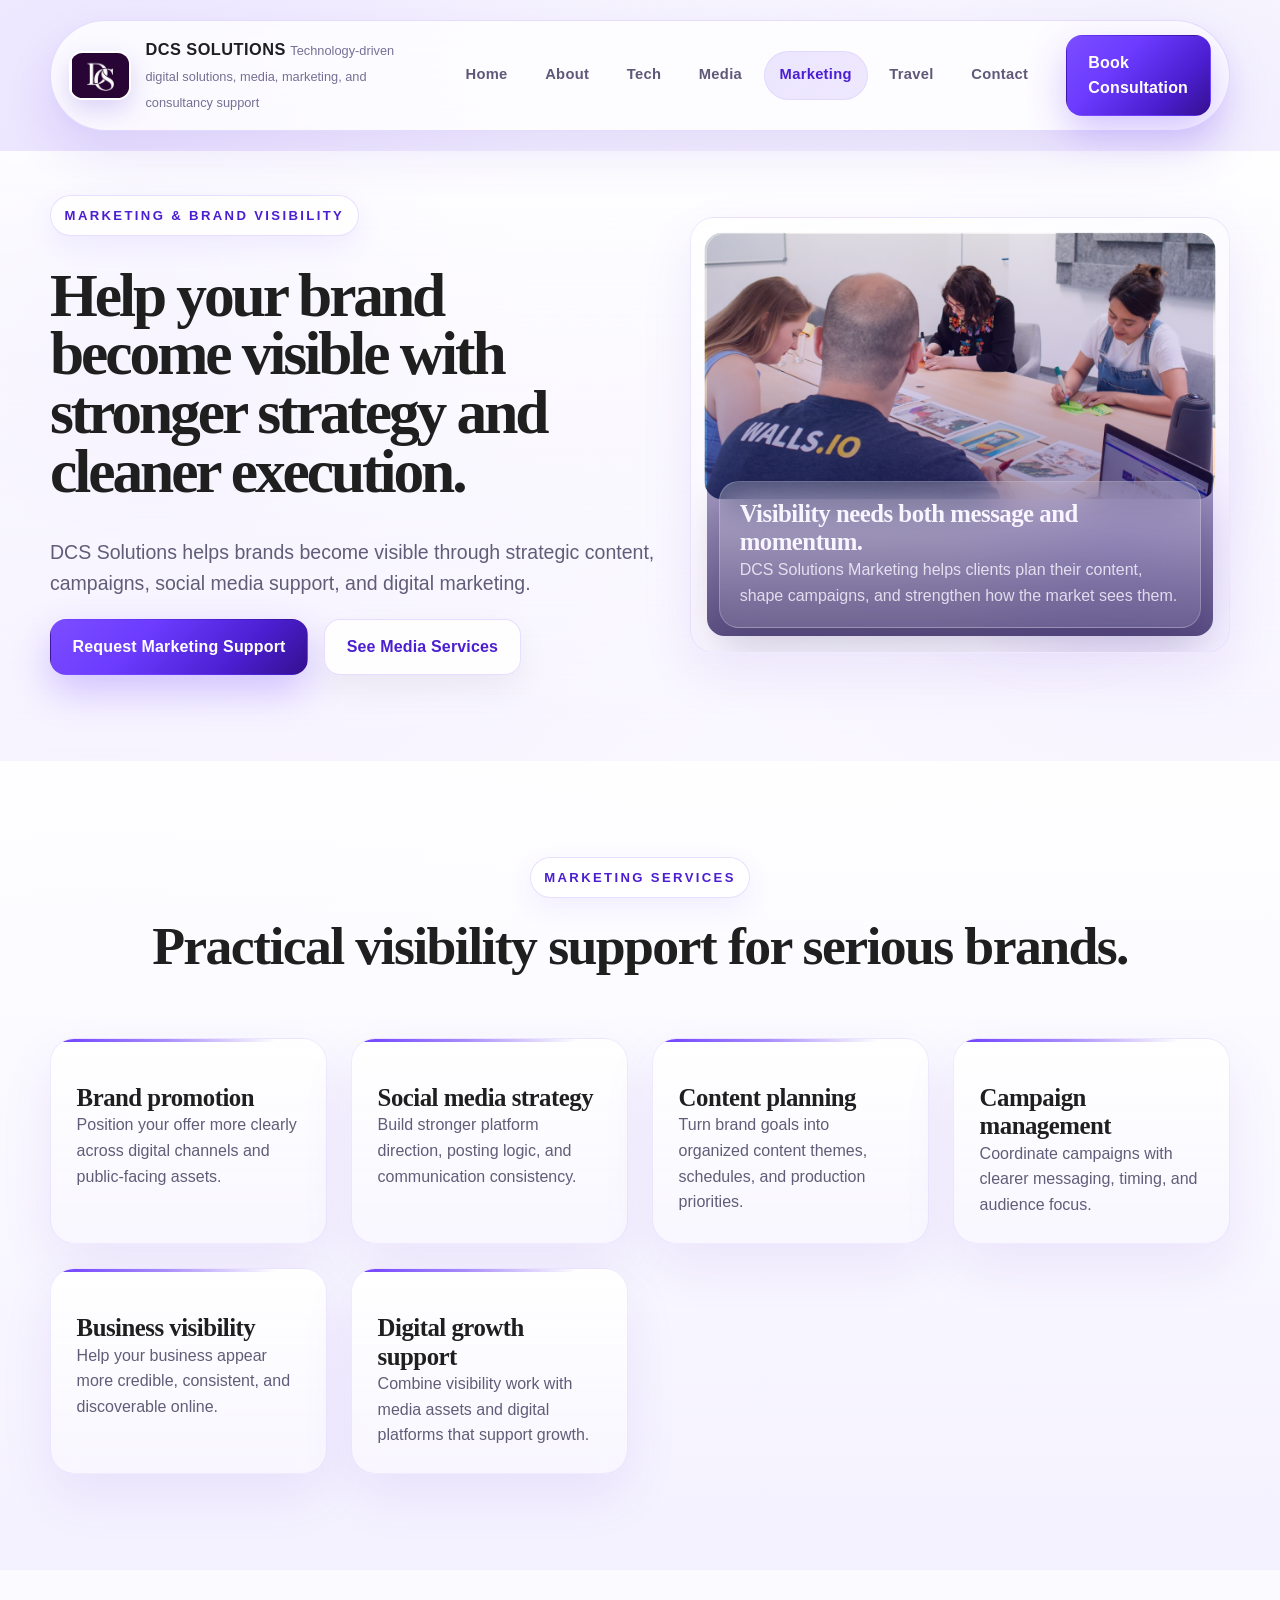
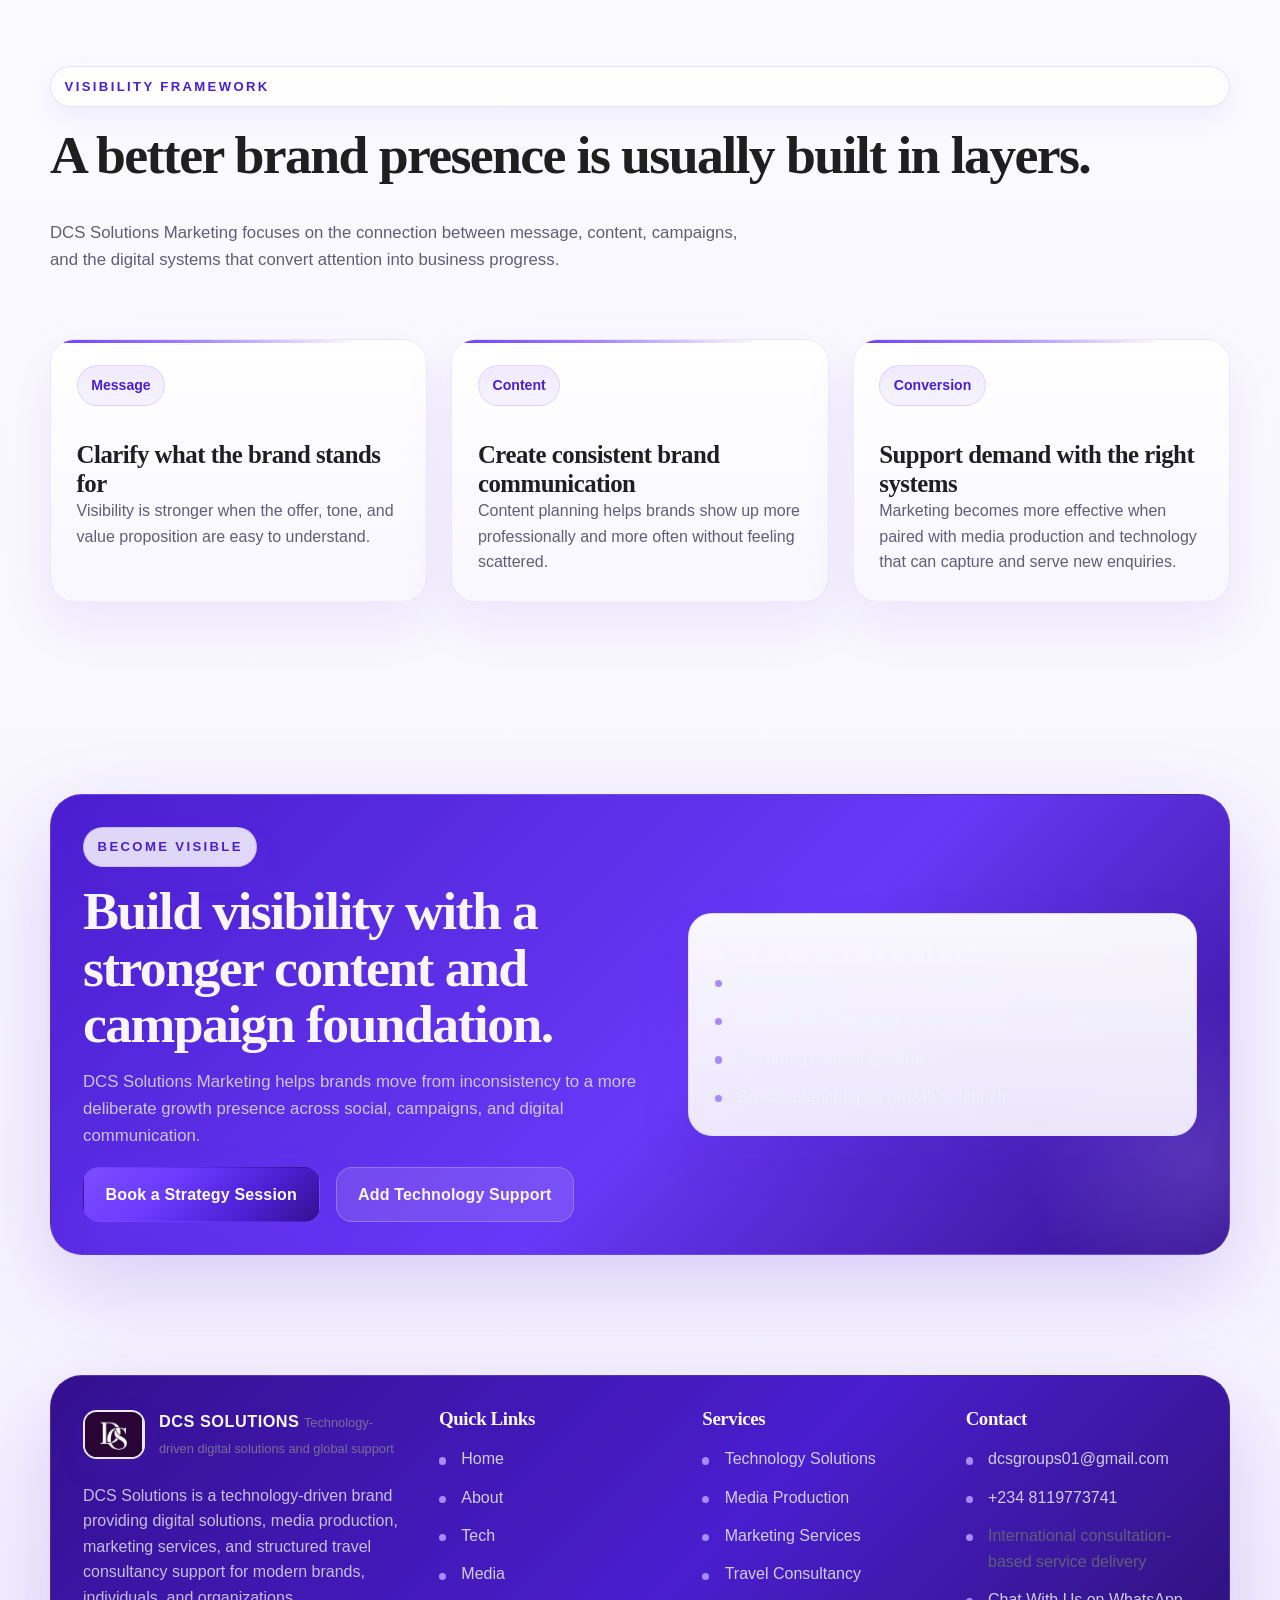
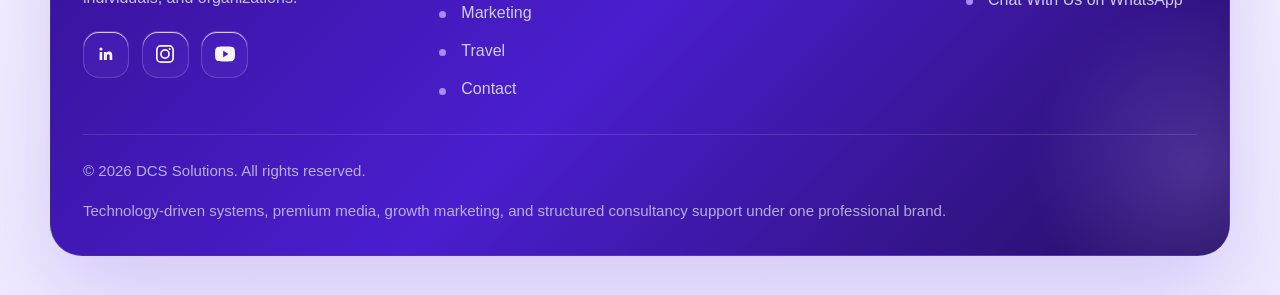
<file: marketing.html>
<!DOCTYPE html>
<html lang="en">
  <head>
    <meta charset="UTF-8">
    <meta name="viewport" content="width=device-width, initial-scale=1.0">
    <meta name="description" content="DCS Solutions Marketing helps brands become visible through social media strategy, campaign management, content planning, and digital growth support.">
    <title>DCS Solutions Marketing</title>
    <link rel="stylesheet" href="css/style.css">
  </head>
  <body data-page="marketing">
    <div class="site-shell">
      <header class="site-header" data-include="site-header"></header>

      <main>
        <section class="page-hero">
          <div class="container page-hero-layout">
            <div class="page-hero-copy" data-reveal>
              <span class="eyebrow">Marketing & Brand Visibility</span>
              <h1 class="page-hero-title">Help your brand become visible with stronger strategy and cleaner execution.</h1>
              <p class="page-hero-subtitle">
                DCS Solutions helps brands become visible through strategic content, campaigns, social media support, and digital marketing.
              </p>
              <div class="button-row">
                <a class="button button-primary" href="contact.html">Request Marketing Support</a>
                <a class="button button-secondary" href="media.html">See Media Services</a>
              </div>
            </div>

            <div class="visual-panel photo-panel photo-marketing" data-reveal>
              <img src="assets/images/marketing-strategy.jpg" alt="Creative marketing team reviewing campaign strategy and digital analytics together" loading="lazy" decoding="async">
              <div class="visual-caption">
                <h3>Visibility needs both message and momentum.</h3>
                <p>DCS Solutions Marketing helps clients plan their content, shape campaigns, and strengthen how the market sees them.</p>
              </div>
            </div>
          </div>
        </section>

        <section class="section section-alt">
          <div class="container">
            <div class="section-header centered" data-reveal>
              <span class="eyebrow">Marketing Services</span>
              <h2 class="section-heading">Practical visibility support for serious brands.</h2>
            </div>

            <div class="service-grid">
              <article class="service-card" data-reveal><h3 class="card-title">Brand promotion</h3><p class="card-copy">Position your offer more clearly across digital channels and public-facing assets.</p></article>
              <article class="service-card" data-reveal><h3 class="card-title">Social media strategy</h3><p class="card-copy">Build stronger platform direction, posting logic, and communication consistency.</p></article>
              <article class="service-card" data-reveal><h3 class="card-title">Content planning</h3><p class="card-copy">Turn brand goals into organized content themes, schedules, and production priorities.</p></article>
              <article class="service-card" data-reveal><h3 class="card-title">Campaign management</h3><p class="card-copy">Coordinate campaigns with clearer messaging, timing, and audience focus.</p></article>
              <article class="service-card" data-reveal><h3 class="card-title">Business visibility</h3><p class="card-copy">Help your business appear more credible, consistent, and discoverable online.</p></article>
              <article class="service-card" data-reveal><h3 class="card-title">Digital growth support</h3><p class="card-copy">Combine visibility work with media assets and digital platforms that support growth.</p></article>
            </div>
          </div>
        </section>

        <section class="section">
          <div class="container">
            <div class="section-header" data-reveal>
              <span class="eyebrow">Visibility Framework</span>
              <h2 class="section-heading">A better brand presence is usually built in layers.</h2>
              <p class="section-intro">
                DCS Solutions Marketing focuses on the connection between message, content, campaigns, and the digital systems that convert attention into business progress.
              </p>
            </div>

            <div class="story-grid">
              <article class="story-card" data-reveal>
                <span class="tag">Message</span>
                <h3 class="card-title">Clarify what the brand stands for</h3>
                <p class="card-copy">Visibility is stronger when the offer, tone, and value proposition are easy to understand.</p>
              </article>

              <article class="story-card" data-reveal>
                <span class="tag">Content</span>
                <h3 class="card-title">Create consistent brand communication</h3>
                <p class="card-copy">Content planning helps brands show up more professionally and more often without feeling scattered.</p>
              </article>

              <article class="story-card" data-reveal>
                <span class="tag">Conversion</span>
                <h3 class="card-title">Support demand with the right systems</h3>
                <p class="card-copy">Marketing becomes more effective when paired with media production and technology that can capture and serve new enquiries.</p>
              </article>
            </div>
          </div>
        </section>

        <section class="section">
          <div class="container">
            <div class="cta-band" data-reveal>
              <div>
                <span class="eyebrow">Become Visible</span>
                <h2 class="section-heading">Build visibility with a stronger content and campaign foundation.</h2>
                <p class="section-copy">
                  DCS Solutions Marketing helps brands move from inconsistency to a more deliberate growth presence across social, campaigns, and digital communication.
                </p>
                <div class="cta-actions">
                  <a class="button button-primary" href="contact.html">Book a Strategy Session</a>
                  <a class="button button-ghost" href="tech.html">Add Technology Support</a>
                </div>
              </div>

              <div class="cta-panel">
                <h3 class="card-title">Works especially well with</h3>
                <ul class="quick-list">
                  <li>Media production and editing support</li>
                  <li>Website refresh or new landing pages</li>
                  <li>Recurring content systems</li>
                  <li>Brands preparing for growth or launch</li>
                </ul>
              </div>
            </div>
          </div>
        </section>
      </main>

      <footer class="site-footer" data-include="site-footer"></footer>
    </div>

    <script src="js/main.js"></script>
  </body>
</html>
</file>
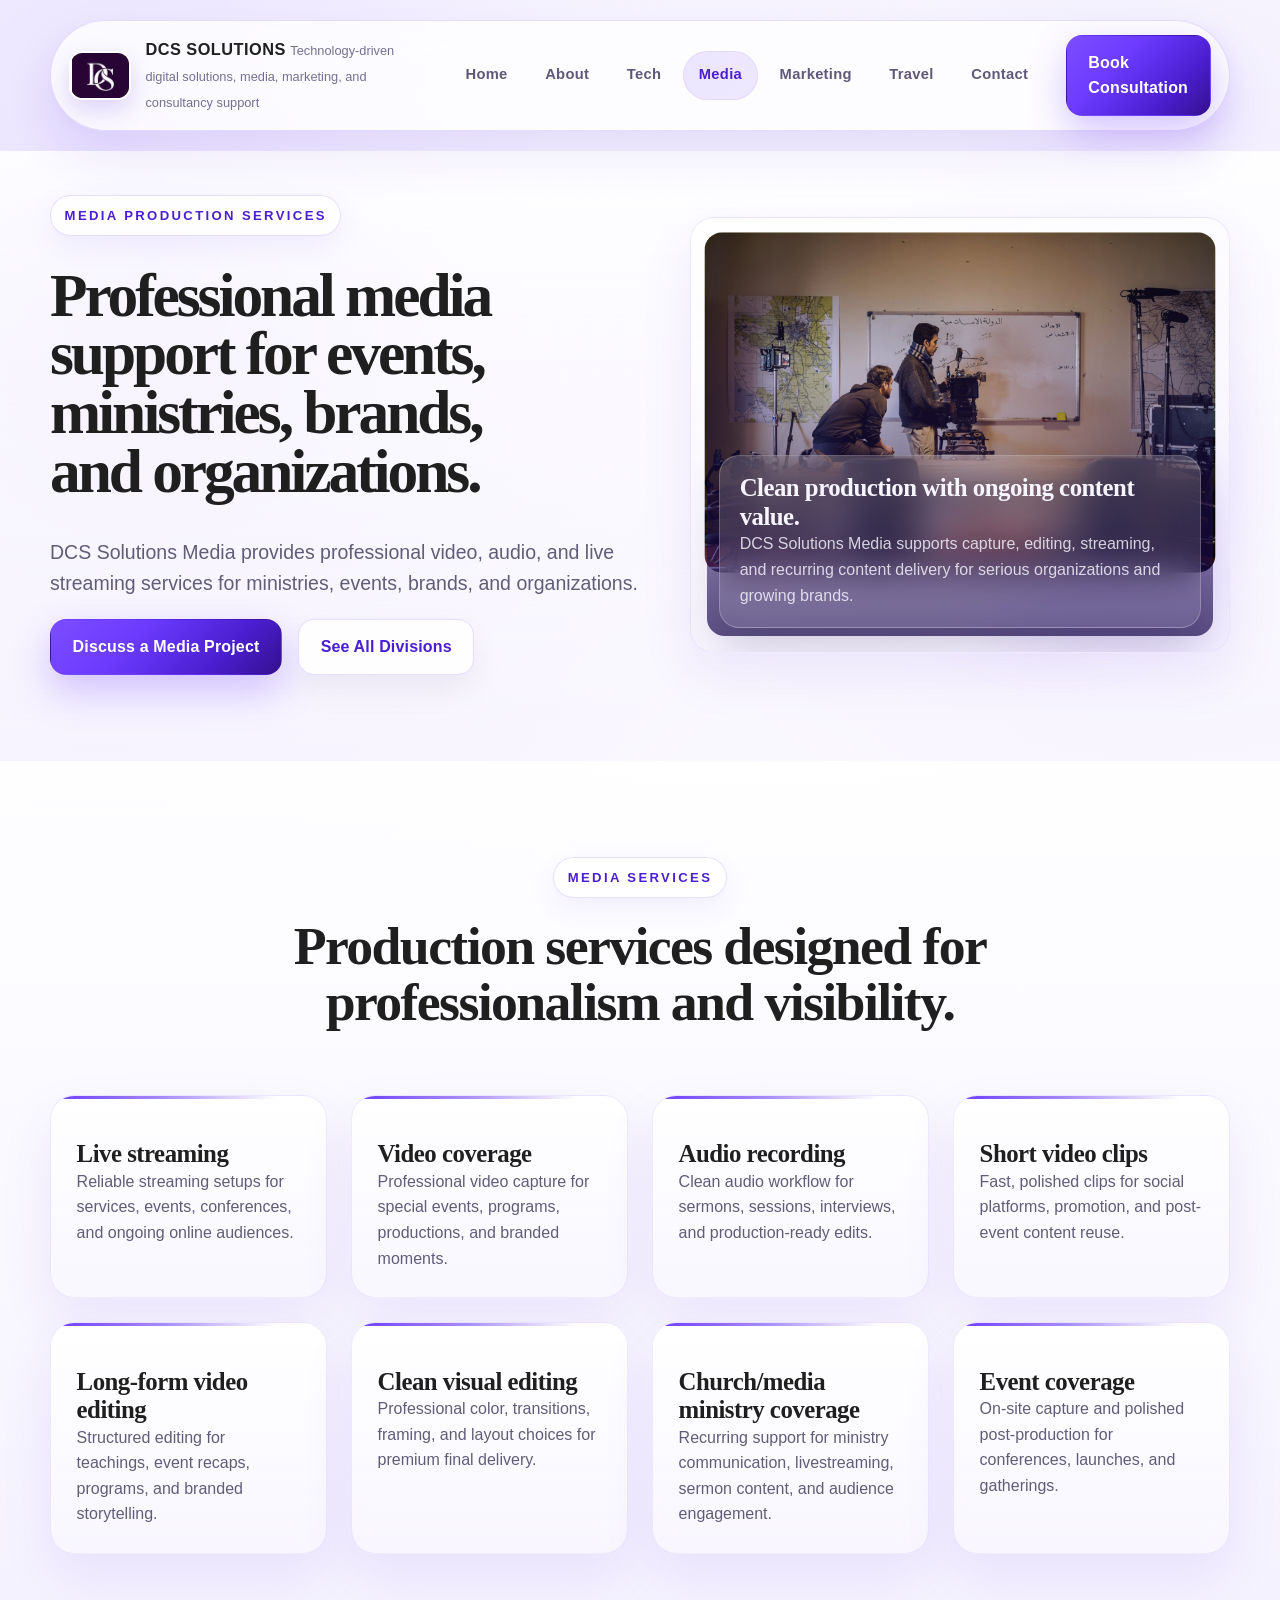
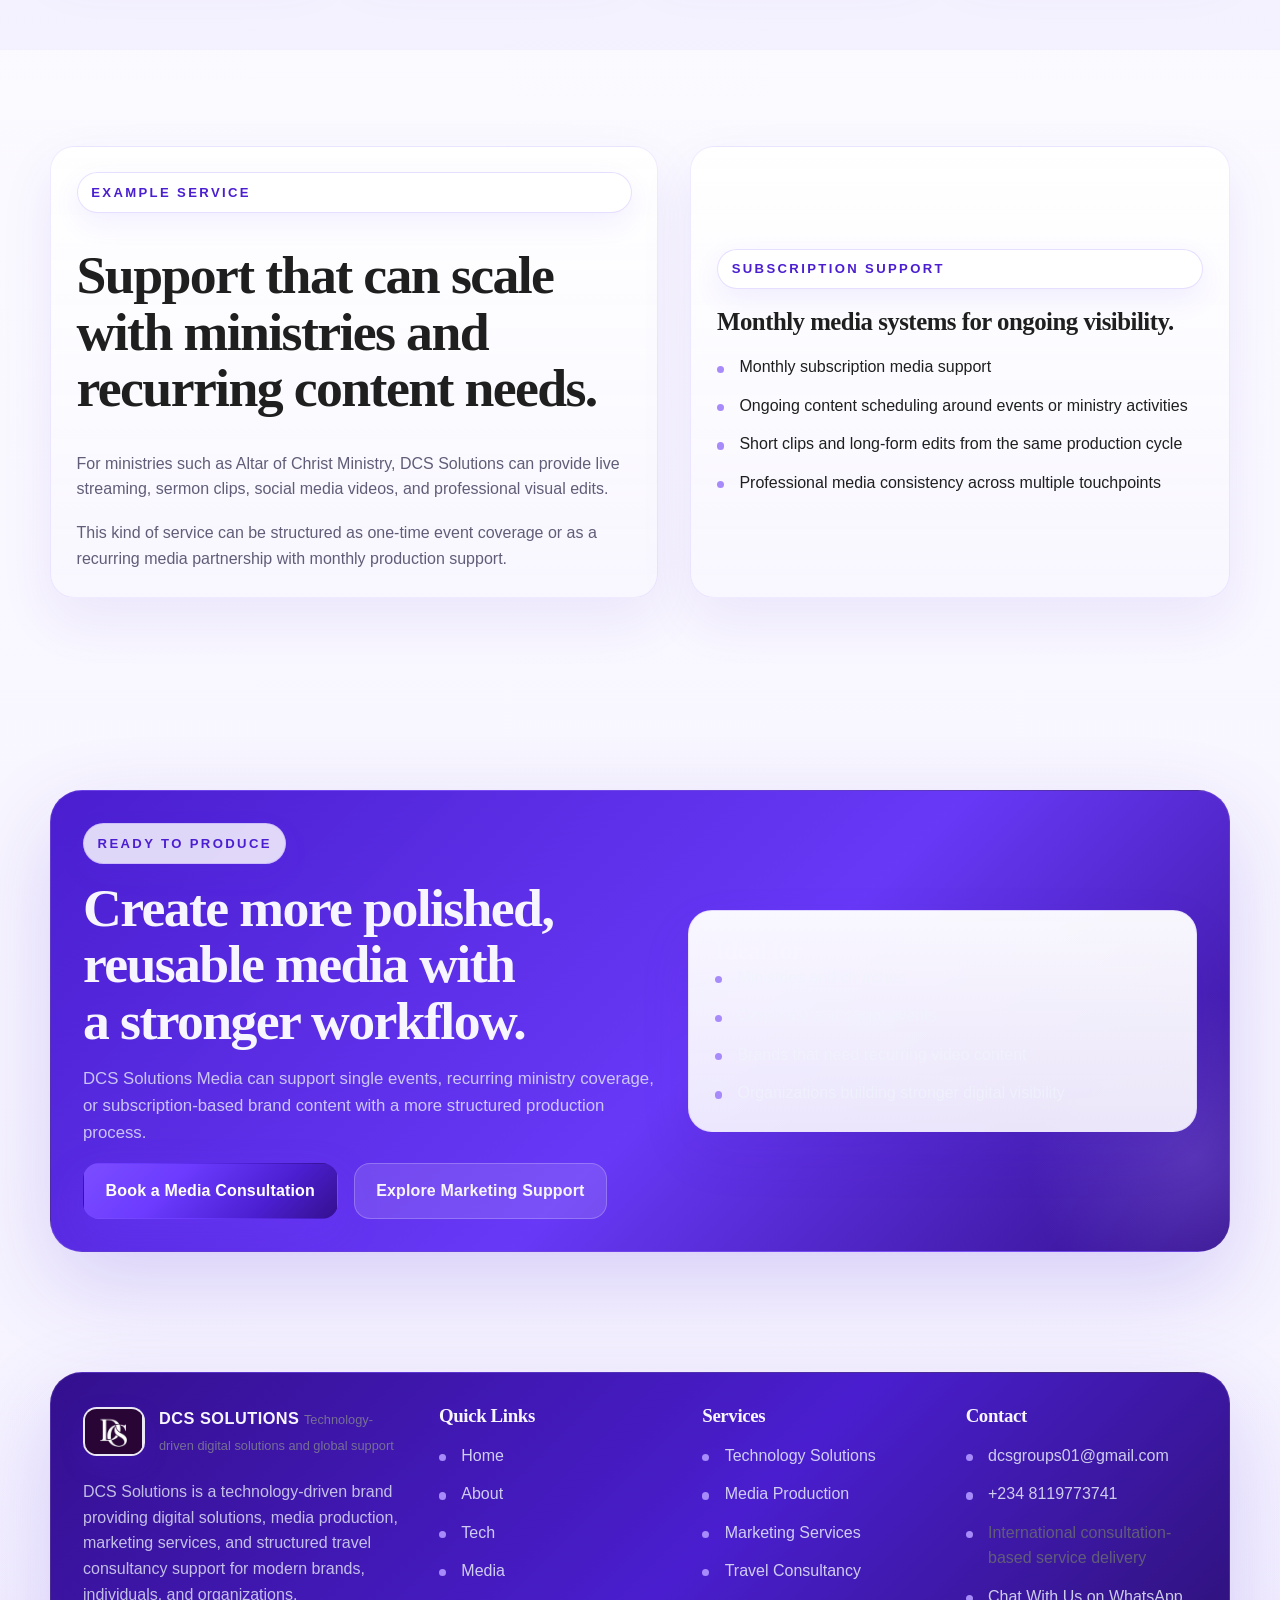
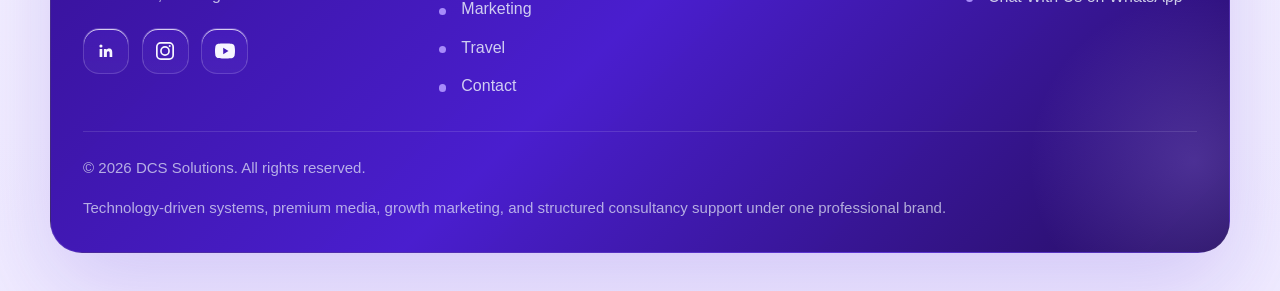
<file: media.html>
<!DOCTYPE html>
<html lang="en">
  <head>
    <meta charset="UTF-8">
    <meta name="viewport" content="width=device-width, initial-scale=1.0">
    <meta name="description" content="DCS Solutions Media provides live streaming, video coverage, audio production, and subscription-based media services for ministries, events, brands, and organizations.">
    <title>DCS Solutions Media</title>
    <link rel="stylesheet" href="css/style.css">
  </head>
  <body data-page="media">
    <div class="site-shell">
      <header class="site-header" data-include="site-header"></header>

      <main>
        <section class="page-hero">
          <div class="container page-hero-layout">
            <div class="page-hero-copy" data-reveal>
              <span class="eyebrow">Media Production Services</span>
              <h1 class="page-hero-title">Professional media support for events, ministries, brands, and organizations.</h1>
              <p class="page-hero-subtitle">
                DCS Solutions Media provides professional video, audio, and live streaming services for ministries, events, brands, and organizations.
              </p>
              <div class="button-row">
                <a class="button button-primary" href="contact.html">Discuss a Media Project</a>
                <a class="button button-secondary" href="services.html">See All Divisions</a>
              </div>
            </div>

            <div class="visual-panel photo-panel photo-media" data-reveal>
              <img src="assets/images/media-production-live.jpg" alt="Professional media production scene with cinema camera equipment and studio workflow" loading="lazy" decoding="async">
              <div class="visual-caption">
                <h3>Clean production with ongoing content value.</h3>
                <p>DCS Solutions Media supports capture, editing, streaming, and recurring content delivery for serious organizations and growing brands.</p>
              </div>
            </div>
          </div>
        </section>

        <section class="section section-alt">
          <div class="container">
            <div class="section-header centered" data-reveal>
              <span class="eyebrow">Media Services</span>
              <h2 class="section-heading">Production services designed for professionalism and visibility.</h2>
            </div>

            <div class="service-grid">
              <article class="service-card" data-reveal><h3 class="card-title">Live streaming</h3><p class="card-copy">Reliable streaming setups for services, events, conferences, and ongoing online audiences.</p></article>
              <article class="service-card" data-reveal><h3 class="card-title">Video coverage</h3><p class="card-copy">Professional video capture for special events, programs, productions, and branded moments.</p></article>
              <article class="service-card" data-reveal><h3 class="card-title">Audio recording</h3><p class="card-copy">Clean audio workflow for sermons, sessions, interviews, and production-ready edits.</p></article>
              <article class="service-card" data-reveal><h3 class="card-title">Short video clips</h3><p class="card-copy">Fast, polished clips for social platforms, promotion, and post-event content reuse.</p></article>
              <article class="service-card" data-reveal><h3 class="card-title">Long-form video editing</h3><p class="card-copy">Structured editing for teachings, event recaps, programs, and branded storytelling.</p></article>
              <article class="service-card" data-reveal><h3 class="card-title">Clean visual editing</h3><p class="card-copy">Professional color, transitions, framing, and layout choices for premium final delivery.</p></article>
              <article class="service-card" data-reveal><h3 class="card-title">Church/media ministry coverage</h3><p class="card-copy">Recurring support for ministry communication, livestreaming, sermon content, and audience engagement.</p></article>
              <article class="service-card" data-reveal><h3 class="card-title">Event coverage</h3><p class="card-copy">On-site capture and polished post-production for conferences, launches, and gatherings.</p></article>
            </div>
          </div>
        </section>

        <section class="section">
          <div class="container split-grid">
            <div class="content-panel" data-reveal>
              <span class="eyebrow">Example Service</span>
              <h2 class="section-heading">Support that can scale with ministries and recurring content needs.</h2>
              <p>
                For ministries such as Altar of Christ Ministry, DCS Solutions can provide live streaming, sermon clips, social media videos, and professional visual edits.
              </p>
              <p>
                This kind of service can be structured as one-time event coverage or as a recurring media partnership with monthly production support.
              </p>
            </div>

            <div class="content-panel" data-reveal>
              <span class="eyebrow">Subscription Support</span>
              <h3>Monthly media systems for ongoing visibility.</h3>
              <ul class="feature-list strong">
                <li>Monthly subscription media support</li>
                <li>Ongoing content scheduling around events or ministry activities</li>
                <li>Short clips and long-form edits from the same production cycle</li>
                <li>Professional media consistency across multiple touchpoints</li>
              </ul>
            </div>
          </div>
        </section>

        <section class="section">
          <div class="container">
            <div class="cta-band" data-reveal>
              <div>
                <span class="eyebrow">Ready to Produce</span>
                <h2 class="section-heading">Create more polished, reusable media with a stronger workflow.</h2>
                <p class="section-copy">
                  DCS Solutions Media can support single events, recurring ministry coverage, or subscription-based brand content with a more structured production process.
                </p>
                <div class="cta-actions">
                  <a class="button button-primary" href="contact.html">Book a Media Consultation</a>
                  <a class="button button-ghost" href="marketing.html">Explore Marketing Support</a>
                </div>
              </div>

              <div class="cta-panel">
                <h3 class="card-title">Ideal for</h3>
                <ul class="quick-list">
                  <li>Ministries and churches</li>
                  <li>Corporate and social events</li>
                  <li>Brands that need recurring video content</li>
                  <li>Organizations building stronger digital visibility</li>
                </ul>
              </div>
            </div>
          </div>
        </section>
      </main>

      <footer class="site-footer" data-include="site-footer"></footer>
    </div>

    <script src="js/main.js"></script>
  </body>
</html>
</file>
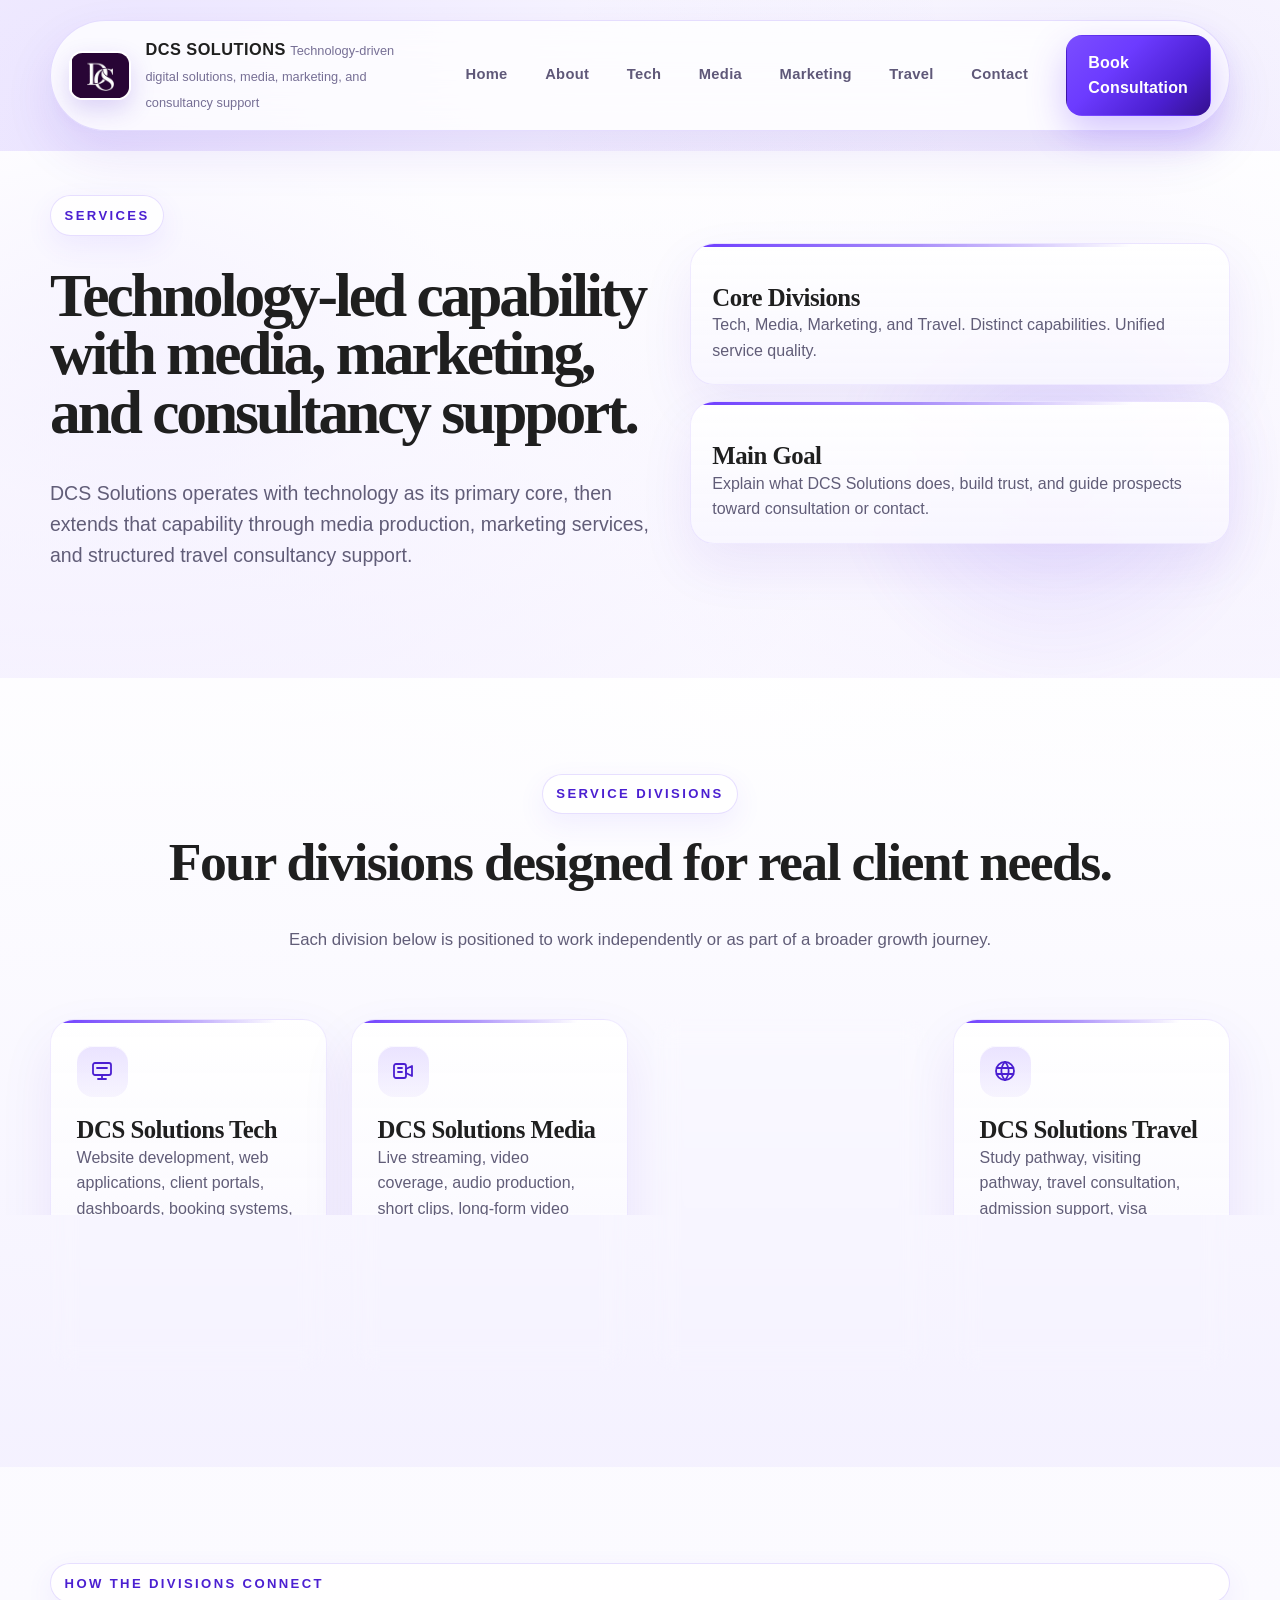
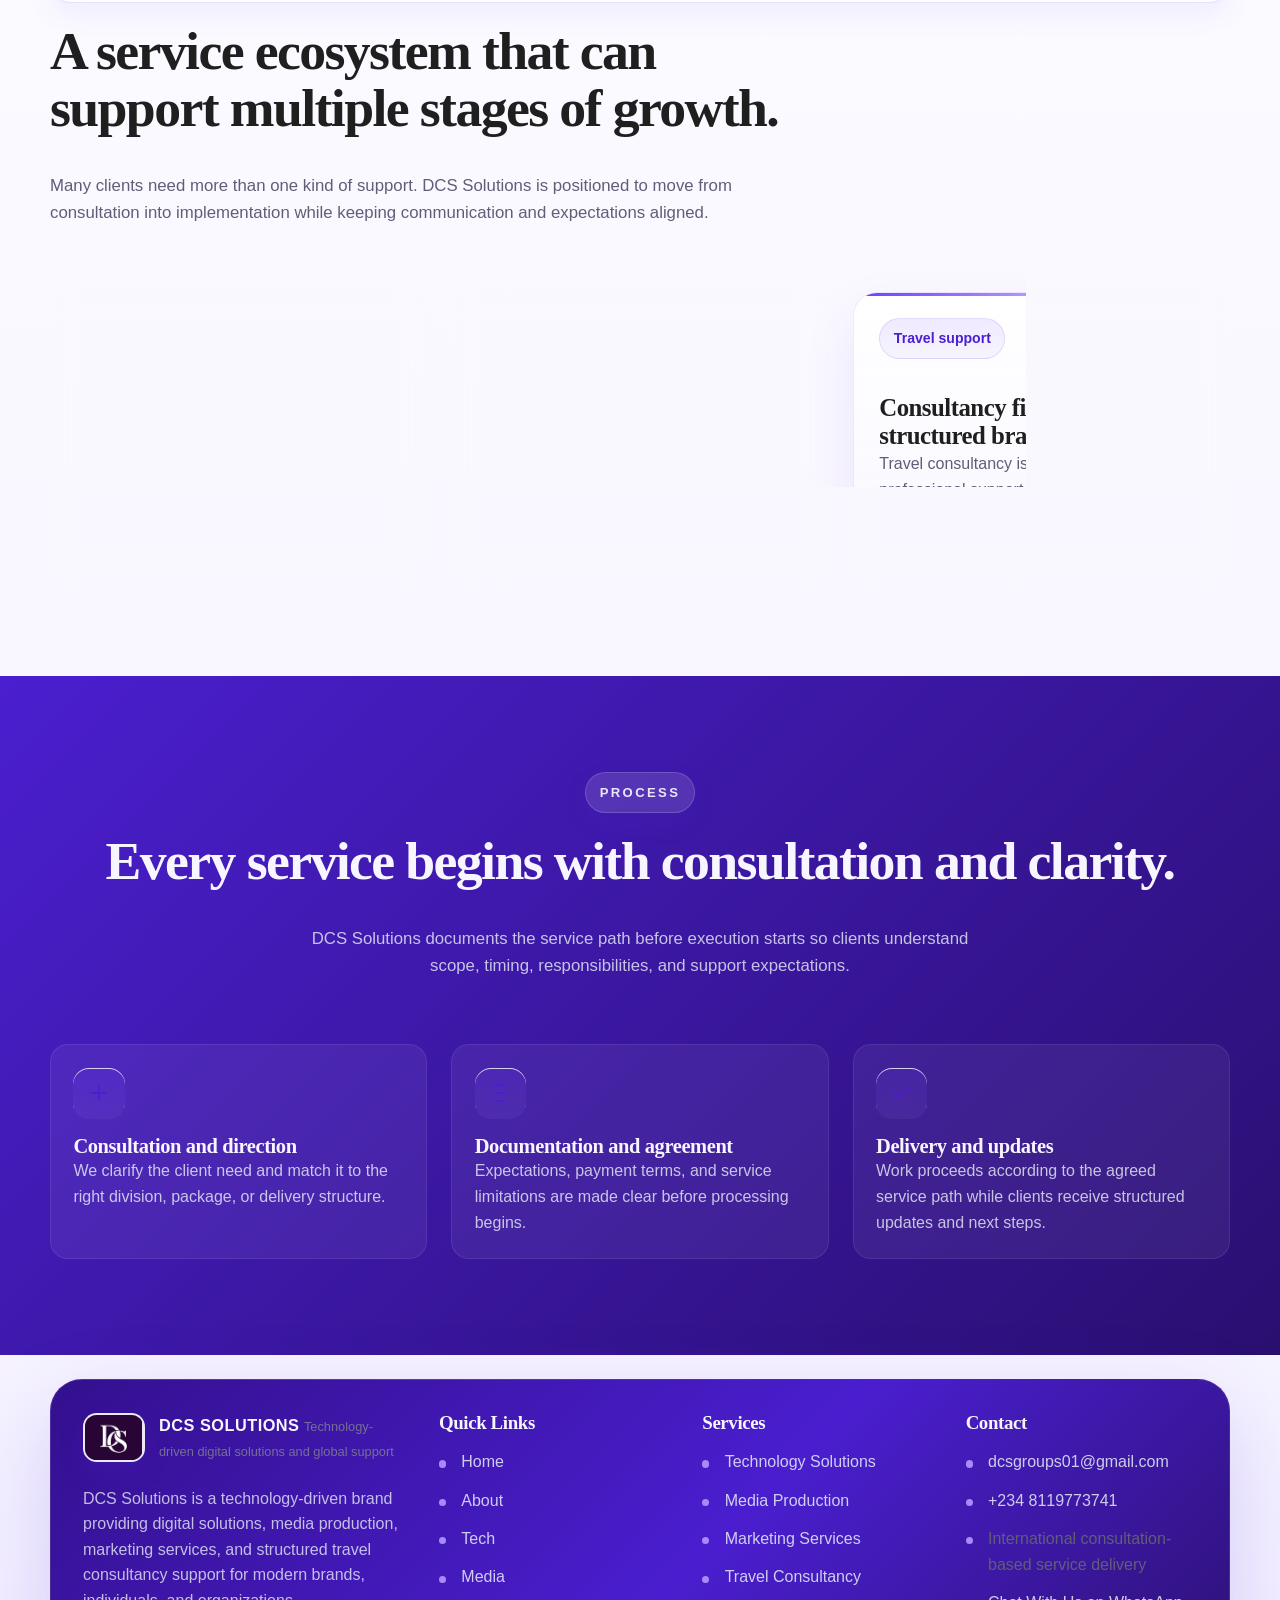
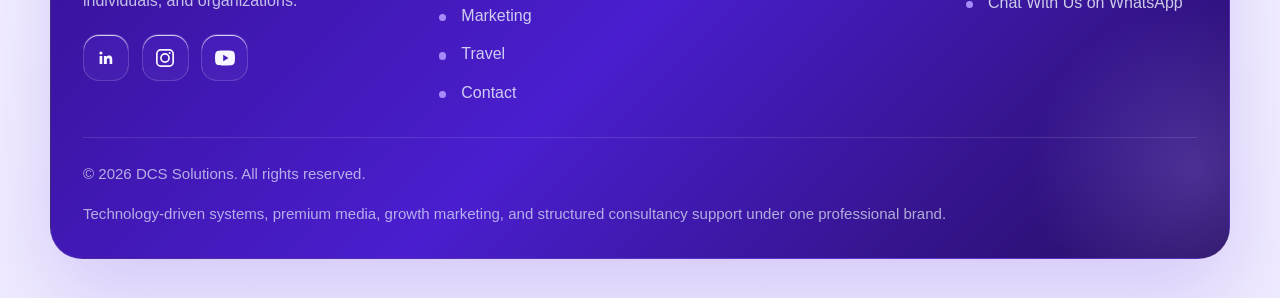
<file: services.html>
<!DOCTYPE html>
<html lang="en">
  <head>
    <meta charset="UTF-8">
    <meta name="viewport" content="width=device-width, initial-scale=1.0">
    <meta name="description" content="Explore DCS Solutions services across technology solutions, media production, marketing services, and structured travel consultancy support.">
    <title>DCS Solutions Services</title>
    <link rel="stylesheet" href="css/style.css">
  </head>
  <body data-page="services">
    <div class="site-shell">
      <header class="site-header" data-include="site-header"></header>

      <main>
        <section class="page-hero">
          <div class="container page-hero-layout">
            <div class="page-hero-copy" data-reveal>
              <span class="eyebrow">Services</span>
              <h1 class="page-hero-title">Technology-led capability with media, marketing, and consultancy support.</h1>
              <p class="page-hero-subtitle">
                DCS Solutions operates with technology as its primary core, then extends that capability through media production, marketing services, and structured travel consultancy support.
              </p>
            </div>

            <div class="hero-aside" data-reveal>
              <div class="info-card">
                <h3 class="card-title">Core Divisions</h3>
                <p class="card-copy">Tech, Media, Marketing, and Travel. Distinct capabilities. Unified service quality.</p>
              </div>
              <div class="info-card">
                <h3 class="card-title">Main Goal</h3>
                <p class="card-copy">Explain what DCS Solutions does, build trust, and guide prospects toward consultation or contact.</p>
              </div>
            </div>
          </div>
        </section>

        <section class="section section-alt">
          <div class="container">
            <div class="section-header centered" data-reveal>
              <span class="eyebrow">Service Divisions</span>
              <h2 class="section-heading">Four divisions designed for real client needs.</h2>
              <p class="section-intro">
                Each division below is positioned to work independently or as part of a broader growth journey.
              </p>
            </div>

            <div class="service-grid">
              <article class="service-card" data-reveal>
                <span class="service-icon" aria-hidden="true">
                  <svg viewBox="0 0 24 24" fill="none" stroke="currentColor" stroke-width="1.8" stroke-linecap="round" stroke-linejoin="round">
                    <rect x="3" y="4" width="18" height="12" rx="2"/>
                    <path d="M8 20H16"/>
                    <path d="M12 16V20"/>
                    <path d="M7 9H17"/>
                  </svg>
                </span>
                <h3 class="card-title">DCS Solutions Tech</h3>
                <p class="card-copy">Website development, web applications, client portals, dashboards, booking systems, business automation, and custom software solutions.</p>
                <a class="inline-link" href="tech.html">Learn More</a>
              </article>

              <article class="service-card" data-reveal>
                <span class="service-icon" aria-hidden="true">
                  <svg viewBox="0 0 24 24" fill="none" stroke="currentColor" stroke-width="1.8" stroke-linecap="round" stroke-linejoin="round">
                    <rect x="3" y="5" width="12" height="14" rx="2"/>
                    <path d="M15 10L21 7V17L15 14V10Z"/>
                    <path d="M7 9H11"/>
                    <path d="M7 13H11"/>
                  </svg>
                </span>
                <h3 class="card-title">DCS Solutions Media</h3>
                <p class="card-copy">Live streaming, video coverage, audio production, short clips, long-form video editing, event coverage, and subscription-based media services.</p>
                <a class="inline-link" href="media.html">Learn More</a>
              </article>

              <article class="service-card" data-reveal>
                <span class="service-icon" aria-hidden="true">
                  <svg viewBox="0 0 24 24" fill="none" stroke="currentColor" stroke-width="1.8" stroke-linecap="round" stroke-linejoin="round">
                    <path d="M4 19H20"/>
                    <path d="M7 15L10.5 11.5L13.5 14.5L19 9"/>
                    <circle cx="7" cy="15" r="1.4"/>
                    <circle cx="10.5" cy="11.5" r="1.4"/>
                    <circle cx="13.5" cy="14.5" r="1.4"/>
                    <circle cx="19" cy="9" r="1.4"/>
                  </svg>
                </span>
                <h3 class="card-title">DCS Solutions Marketing</h3>
                <p class="card-copy">Brand visibility, content strategy, social media campaigns, business promotion, and digital growth support.</p>
                <a class="inline-link" href="marketing.html">Learn More</a>
              </article>

              <article class="service-card" data-reveal>
                <span class="service-icon" aria-hidden="true">
                  <svg viewBox="0 0 24 24" fill="none" stroke="currentColor" stroke-width="1.8" stroke-linecap="round" stroke-linejoin="round">
                    <path d="M12 3C7.03 3 3 7.03 3 12C3 16.97 7.03 21 12 21C16.97 21 21 16.97 21 12C21 7.03 16.97 3 12 3Z"/>
                    <path d="M3.6 9H20.4"/>
                    <path d="M3.6 15H20.4"/>
                    <path d="M12 3C14.3 5.4 15.6 8.58 15.6 12C15.6 15.42 14.3 18.6 12 21"/>
                    <path d="M12 3C9.7 5.4 8.4 8.58 8.4 12C8.4 15.42 9.7 18.6 12 21"/>
                  </svg>
                </span>
                <h3 class="card-title">DCS Solutions Travel</h3>
                <p class="card-copy">Study pathway, visiting pathway, travel consultation, admission support, visa guidance, and referral partnerships.</p>
                <a class="inline-link" href="travel.html">Learn More</a>
              </article>
            </div>
          </div>
        </section>

        <section class="section">
          <div class="container">
            <div class="section-header" data-reveal>
              <span class="eyebrow">How the divisions connect</span>
              <h2 class="section-heading">A service ecosystem that can support multiple stages of growth.</h2>
              <p class="section-intro">
                Many clients need more than one kind of support. DCS Solutions is positioned to move from consultation into implementation while keeping communication and expectations aligned.
              </p>
            </div>

            <div class="story-grid">
              <article class="story-card" data-reveal>
                <span class="tag">Tech foundation</span>
                <h3 class="card-title">Digital systems create the strongest base</h3>
                <p class="card-copy">Technology-led infrastructure gives clients the websites, tools, and workflows needed to support growth across every other division.</p>
              </article>

              <article class="story-card" data-reveal>
                <span class="tag">Media to visibility</span>
                <h3 class="card-title">Production becomes stronger with structured distribution</h3>
                <p class="card-copy">Media work creates more value when paired with brand communication, campaign planning, and stronger digital visibility.</p>
              </article>

              <article class="story-card" data-reveal>
                <span class="tag">Travel support</span>
                <h3 class="card-title">Consultancy fits best inside a structured brand</h3>
                <p class="card-copy">Travel consultancy is positioned as a professional support division inside a larger technology-driven company, not as the sole identity of the brand.</p>
              </article>
            </div>
          </div>
        </section>

        <section class="section section-dark">
          <div class="container">
            <div class="section-header centered" data-reveal>
              <span class="eyebrow">Process</span>
              <h2 class="section-heading">Every service begins with consultation and clarity.</h2>
              <p class="section-intro">
                DCS Solutions documents the service path before execution starts so clients understand scope, timing, responsibilities, and support expectations.
              </p>
            </div>

            <div class="feature-grid">
              <article class="feature-card" data-reveal>
                <span class="feature-icon" aria-hidden="true">
                  <svg viewBox="0 0 24 24" fill="none" stroke="currentColor" stroke-width="1.8" stroke-linecap="round" stroke-linejoin="round">
                    <path d="M5 12H19"/>
                    <path d="M12 5V19"/>
                  </svg>
                </span>
                <h3 class="feature-title">Consultation and direction</h3>
                <p class="feature-copy">We clarify the client need and match it to the right division, package, or delivery structure.</p>
              </article>

              <article class="feature-card" data-reveal>
                <span class="feature-icon" aria-hidden="true">
                  <svg viewBox="0 0 24 24" fill="none" stroke="currentColor" stroke-width="1.8" stroke-linecap="round" stroke-linejoin="round">
                    <path d="M7 4H17"/>
                    <path d="M7 12H17"/>
                    <path d="M7 20H17"/>
                  </svg>
                </span>
                <h3 class="feature-title">Documentation and agreement</h3>
                <p class="feature-copy">Expectations, payment terms, and service limitations are made clear before processing begins.</p>
              </article>

              <article class="feature-card" data-reveal>
                <span class="feature-icon" aria-hidden="true">
                  <svg viewBox="0 0 24 24" fill="none" stroke="currentColor" stroke-width="1.8" stroke-linecap="round" stroke-linejoin="round">
                    <path d="M4 12L9 17L20 6"/>
                  </svg>
                </span>
                <h3 class="feature-title">Delivery and updates</h3>
                <p class="feature-copy">Work proceeds according to the agreed service path while clients receive structured updates and next steps.</p>
              </article>
            </div>
          </div>
        </section>
      </main>

      <footer class="site-footer" data-include="site-footer"></footer>
    </div>

    <script src="js/main.js"></script>
  </body>
</html>
</file>
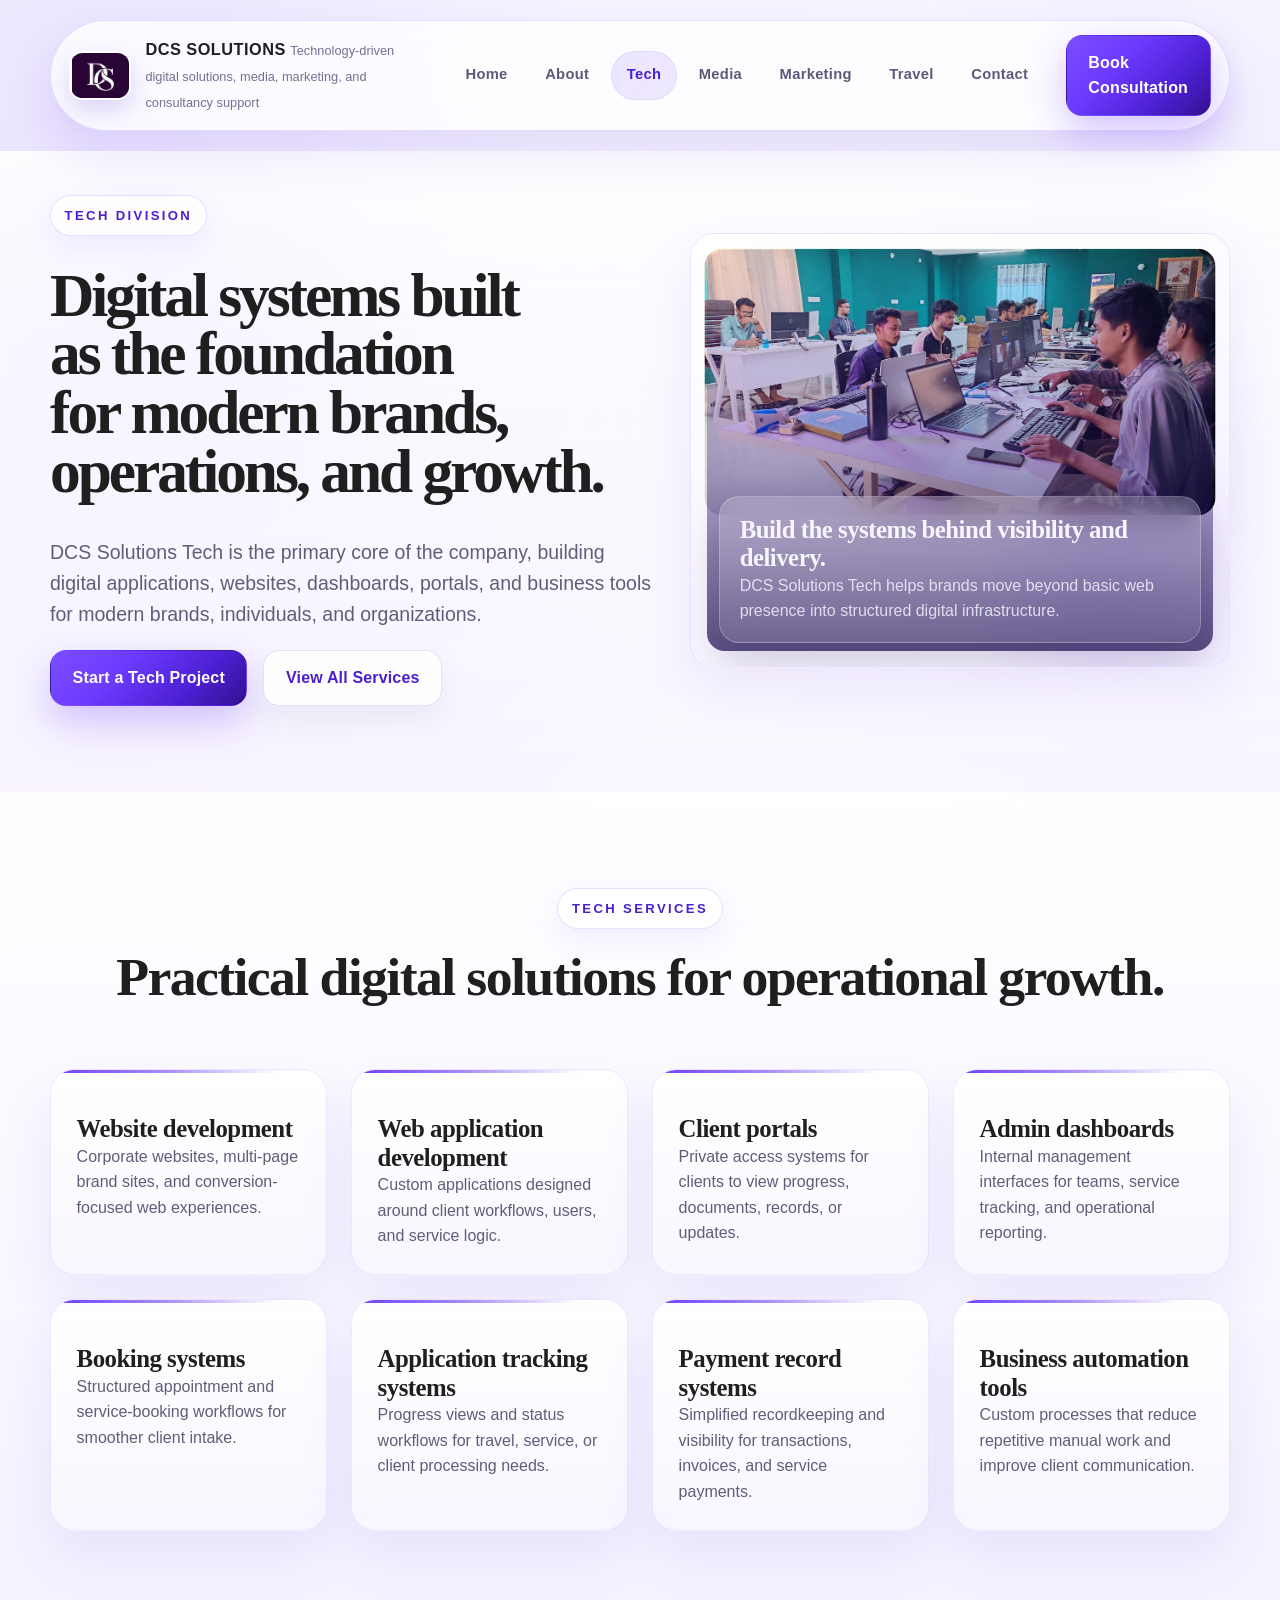
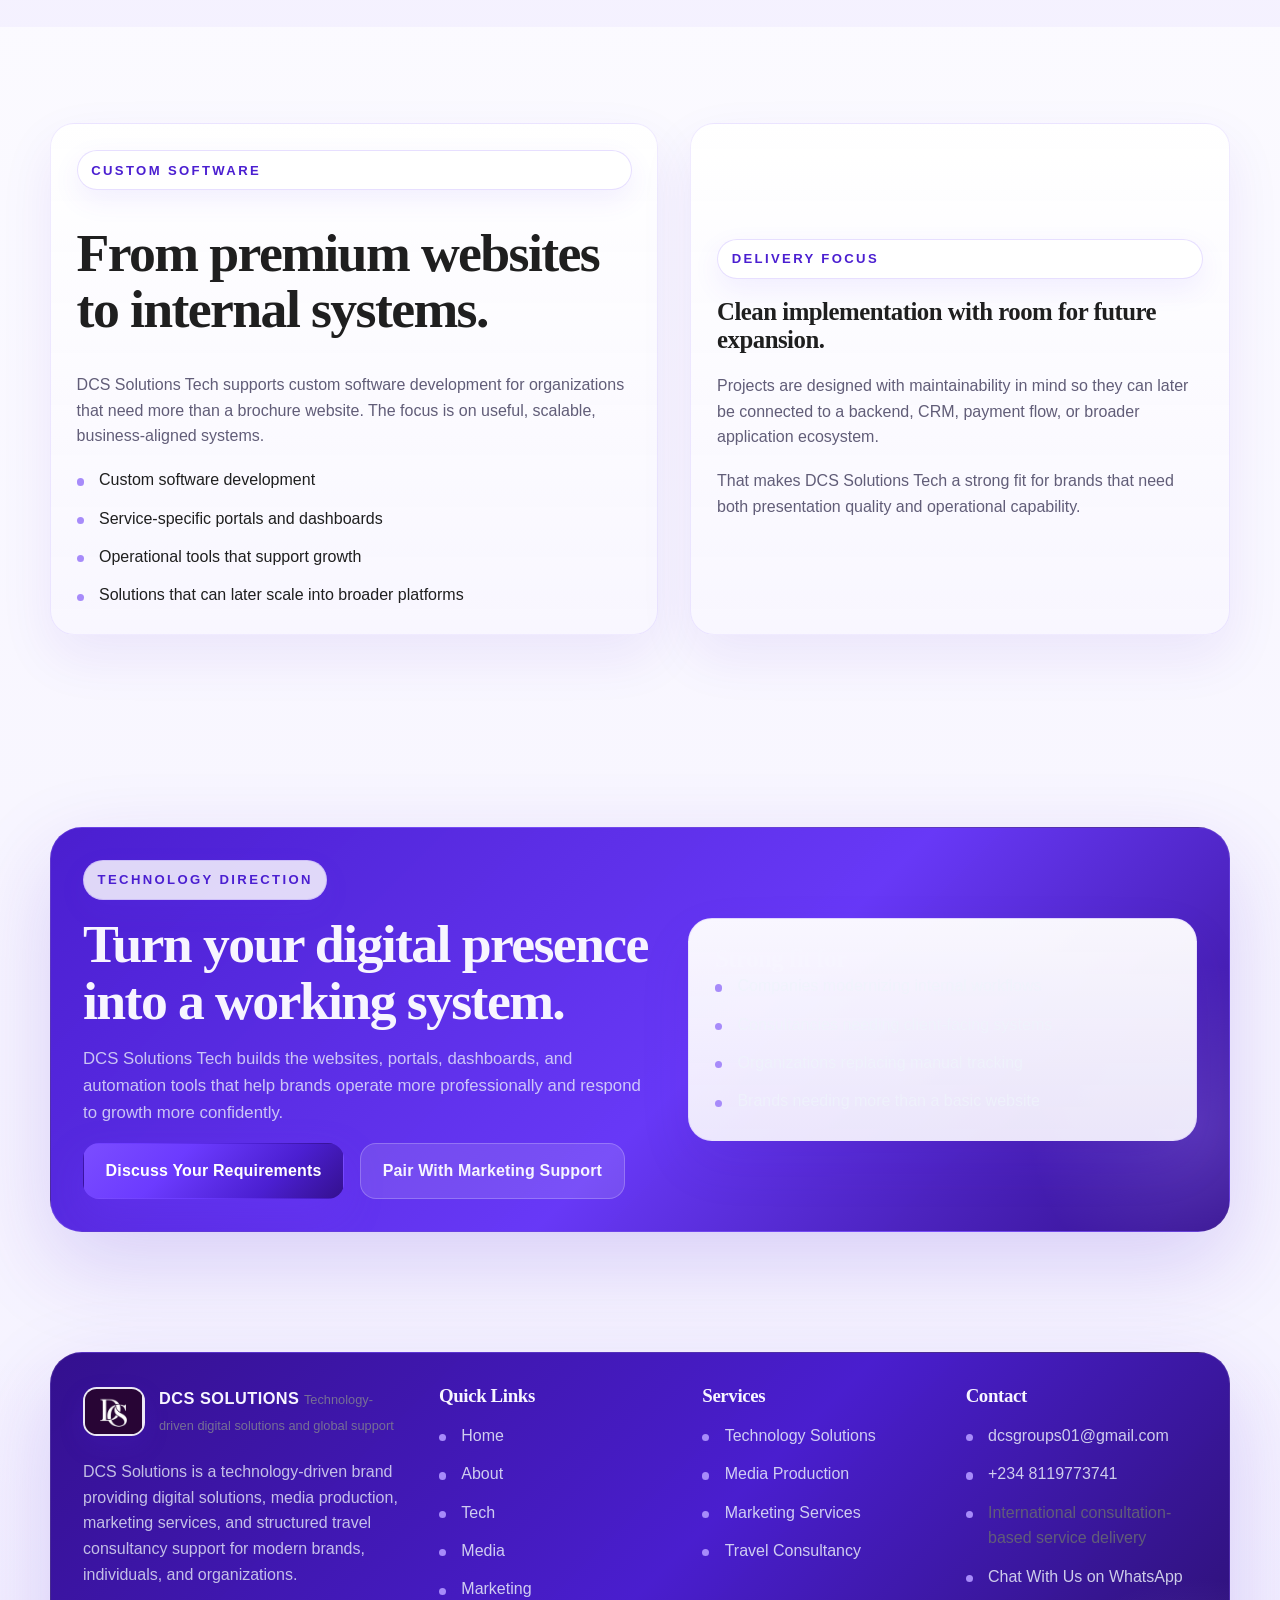
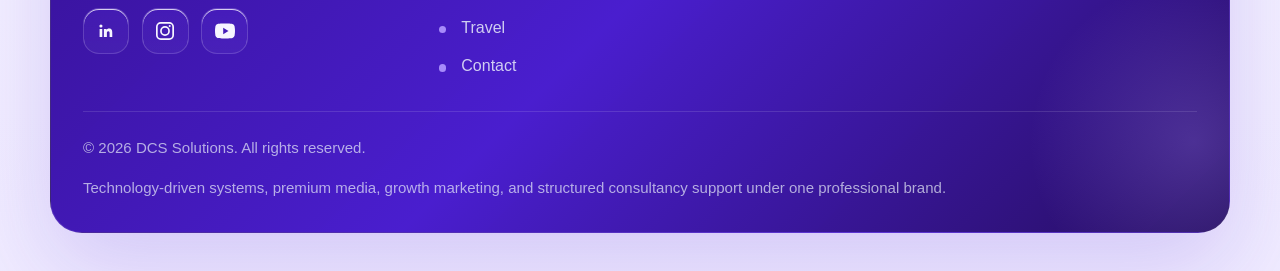
<file: tech.html>
<!DOCTYPE html>
<html lang="en">
  <head>
    <meta charset="UTF-8">
    <meta name="viewport" content="width=device-width, initial-scale=1.0">
    <meta name="description" content="DCS Solutions Tech is the primary core of the brand, building websites, applications, dashboards, portals, automation tools, and digital infrastructure.">
    <title>DCS Solutions Tech</title>
    <link rel="stylesheet" href="css/style.css">
  </head>
  <body data-page="tech">
    <div class="site-shell">
      <header class="site-header" data-include="site-header"></header>

      <main>
        <section class="page-hero">
          <div class="container page-hero-layout">
            <div class="page-hero-copy" data-reveal>
              <span class="eyebrow">Tech Division</span>
              <h1 class="page-hero-title">Digital systems built as the foundation for modern brands, operations, and growth.</h1>
              <p class="page-hero-subtitle">
                DCS Solutions Tech is the primary core of the company, building digital applications, websites, dashboards, portals, and business tools for modern brands, individuals, and organizations.
              </p>
              <div class="button-row">
                <a class="button button-primary" href="contact.html">Start a Tech Project</a>
                <a class="button button-secondary" href="services.html">View All Services</a>
              </div>
            </div>

            <div class="visual-panel photo-panel photo-tech" data-reveal>
              <img src="assets/images/tech-division.jpg" alt="Developers working with coding screens and software interfaces in a modern office" loading="lazy" decoding="async">
              <div class="visual-caption">
                <h3>Build the systems behind visibility and delivery.</h3>
                <p>DCS Solutions Tech helps brands move beyond basic web presence into structured digital infrastructure.</p>
              </div>
            </div>
          </div>
        </section>

        <section class="section section-alt">
          <div class="container">
            <div class="section-header centered" data-reveal>
              <span class="eyebrow">Tech Services</span>
              <h2 class="section-heading">Practical digital solutions for operational growth.</h2>
            </div>

            <div class="service-grid">
              <article class="service-card" data-reveal><h3 class="card-title">Website development</h3><p class="card-copy">Corporate websites, multi-page brand sites, and conversion-focused web experiences.</p></article>
              <article class="service-card" data-reveal><h3 class="card-title">Web application development</h3><p class="card-copy">Custom applications designed around client workflows, users, and service logic.</p></article>
              <article class="service-card" data-reveal><h3 class="card-title">Client portals</h3><p class="card-copy">Private access systems for clients to view progress, documents, records, or updates.</p></article>
              <article class="service-card" data-reveal><h3 class="card-title">Admin dashboards</h3><p class="card-copy">Internal management interfaces for teams, service tracking, and operational reporting.</p></article>
              <article class="service-card" data-reveal><h3 class="card-title">Booking systems</h3><p class="card-copy">Structured appointment and service-booking workflows for smoother client intake.</p></article>
              <article class="service-card" data-reveal><h3 class="card-title">Application tracking systems</h3><p class="card-copy">Progress views and status workflows for travel, service, or client processing needs.</p></article>
              <article class="service-card" data-reveal><h3 class="card-title">Payment record systems</h3><p class="card-copy">Simplified recordkeeping and visibility for transactions, invoices, and service payments.</p></article>
              <article class="service-card" data-reveal><h3 class="card-title">Business automation tools</h3><p class="card-copy">Custom processes that reduce repetitive manual work and improve client communication.</p></article>
            </div>
          </div>
        </section>

        <section class="section">
          <div class="container split-grid">
            <div class="content-panel" data-reveal>
              <span class="eyebrow">Custom Software</span>
              <h2 class="section-heading">From premium websites to internal systems.</h2>
              <p>
                DCS Solutions Tech supports custom software development for organizations that need more than a brochure website. The focus is on useful, scalable, business-aligned systems.
              </p>
              <ul class="feature-list strong">
                <li>Custom software development</li>
                <li>Service-specific portals and dashboards</li>
                <li>Operational tools that support growth</li>
                <li>Solutions that can later scale into broader platforms</li>
              </ul>
            </div>

            <div class="content-panel" data-reveal>
              <span class="eyebrow">Delivery Focus</span>
              <h3>Clean implementation with room for future expansion.</h3>
              <p>
                Projects are designed with maintainability in mind so they can later be connected to a backend, CRM, payment flow, or broader application ecosystem.
              </p>
              <p>
                That makes DCS Solutions Tech a strong fit for brands that need both presentation quality and operational capability.
              </p>
            </div>
          </div>
        </section>

        <section class="section">
          <div class="container">
            <div class="cta-band" data-reveal>
              <div>
                <span class="eyebrow">Technology Direction</span>
                <h2 class="section-heading">Turn your digital presence into a working system.</h2>
                <p class="section-copy">
                  DCS Solutions Tech builds the websites, portals, dashboards, and automation tools that help brands operate more professionally and respond to growth more confidently.
                </p>
                <div class="cta-actions">
                  <a class="button button-primary" href="contact.html">Discuss Your Requirements</a>
                  <a class="button button-ghost" href="marketing.html">Pair With Marketing Support</a>
                </div>
              </div>

              <div class="cta-panel">
                <h3 class="card-title">Strong fit for</h3>
                <ul class="quick-list">
                  <li>Companies modernizing internal workflows</li>
                  <li>Consultancies needing client-facing systems</li>
                  <li>Organizations replacing manual tracking</li>
                  <li>Brands needing more than a basic website</li>
                </ul>
              </div>
            </div>
          </div>
        </section>
      </main>

      <footer class="site-footer" data-include="site-footer"></footer>
    </div>

    <script src="js/main.js"></script>
  </body>
</html>
</file>
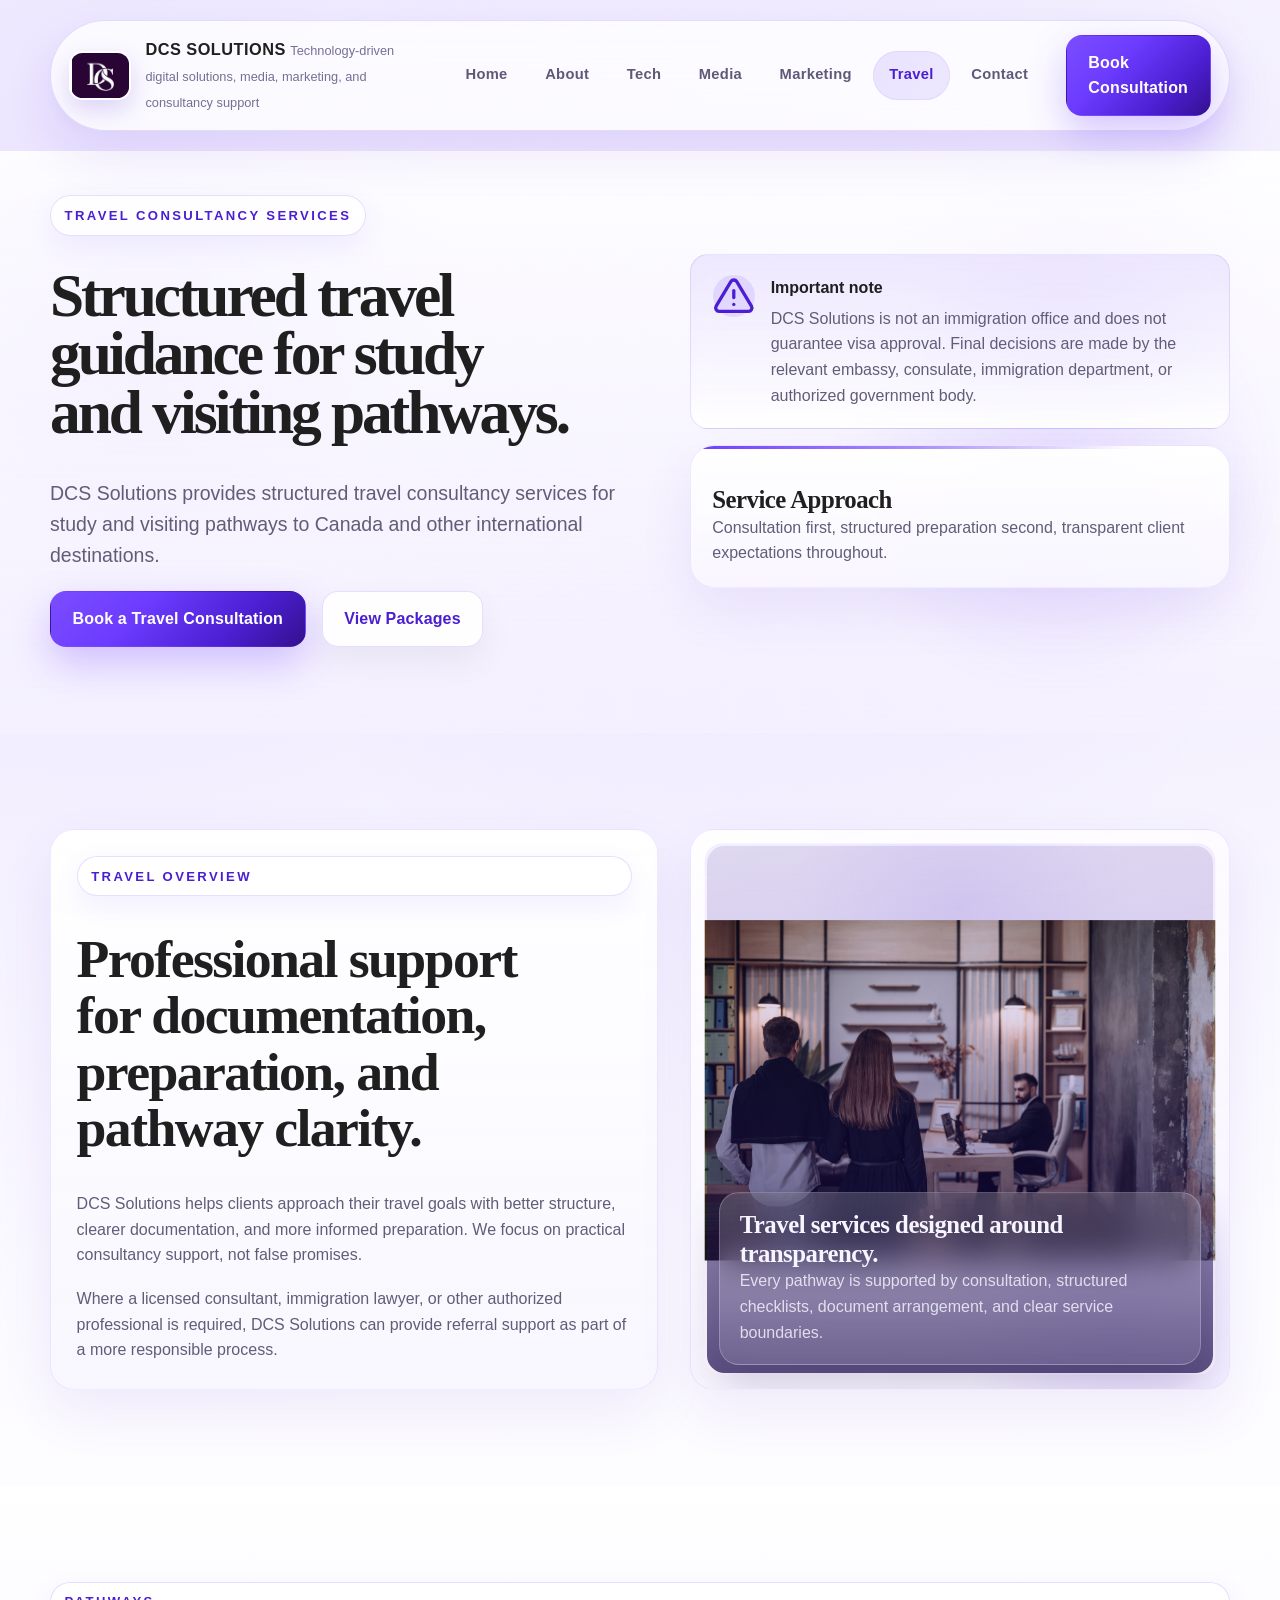
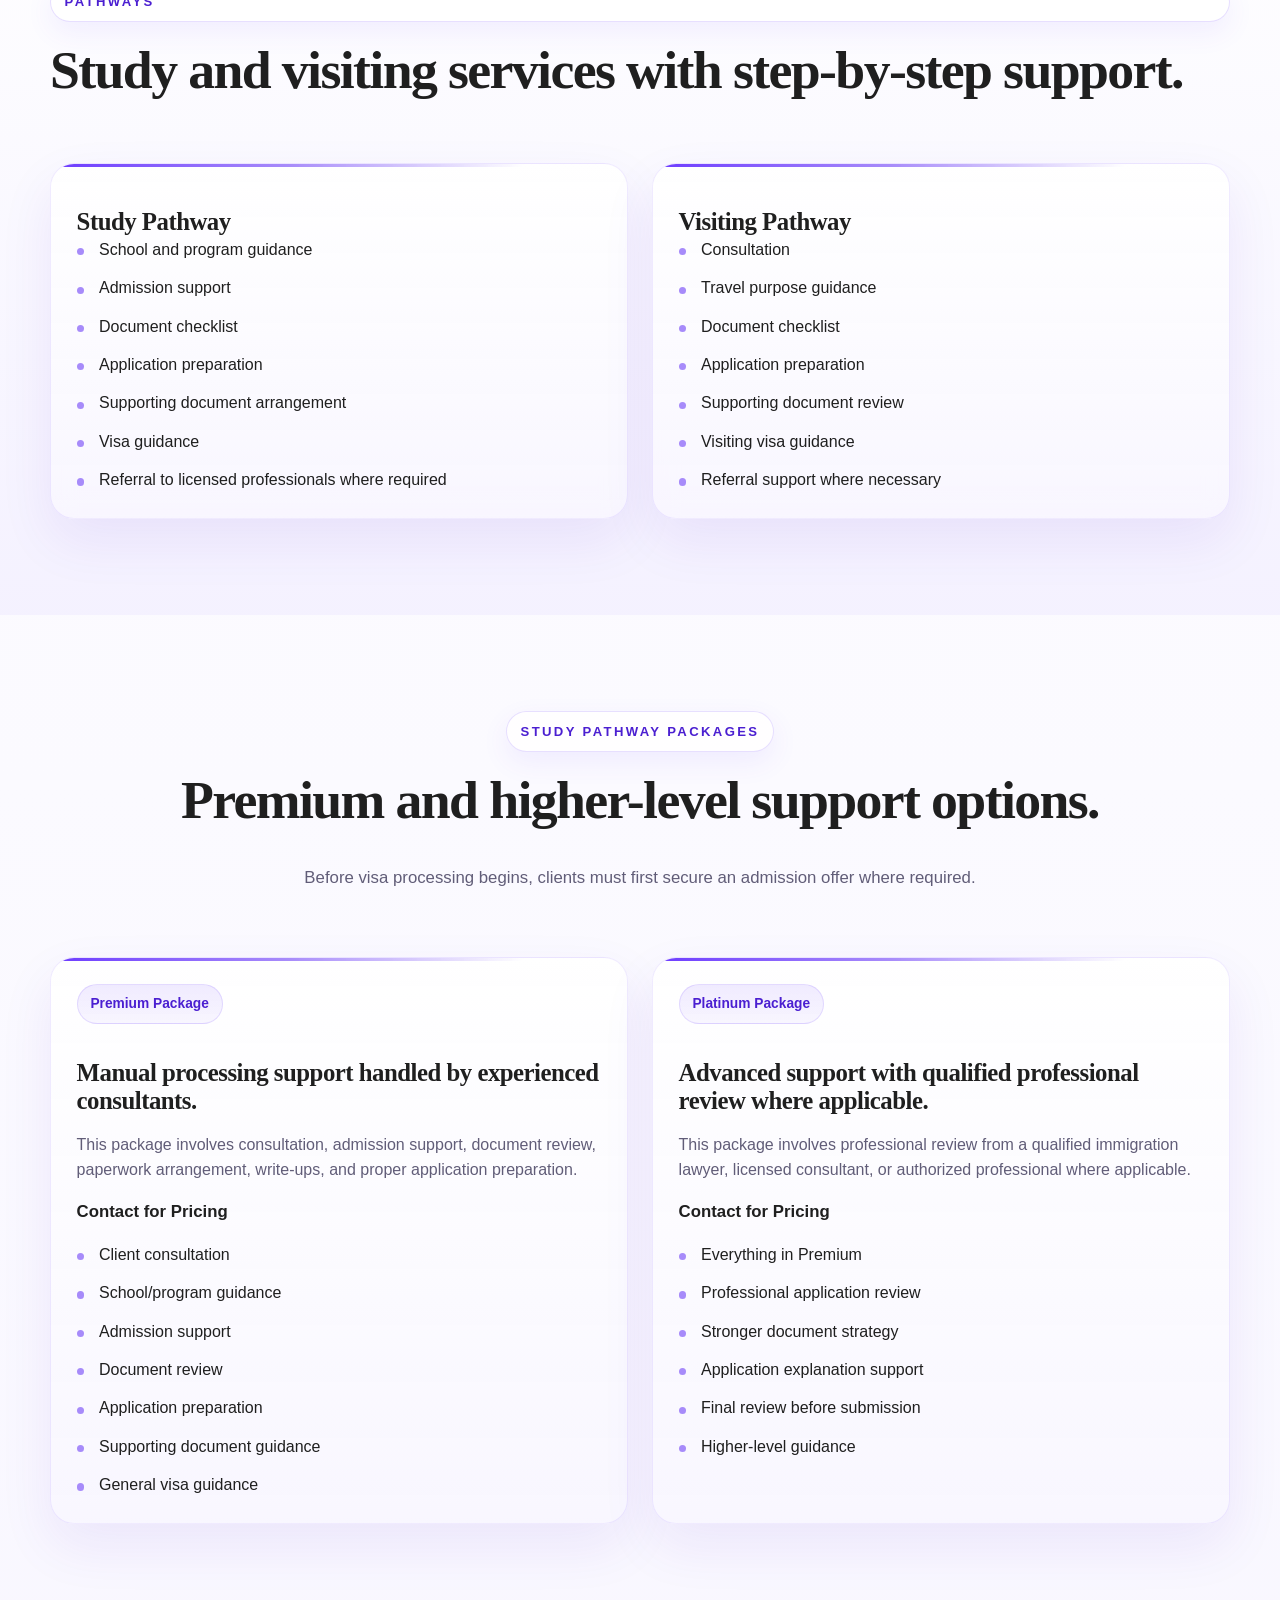
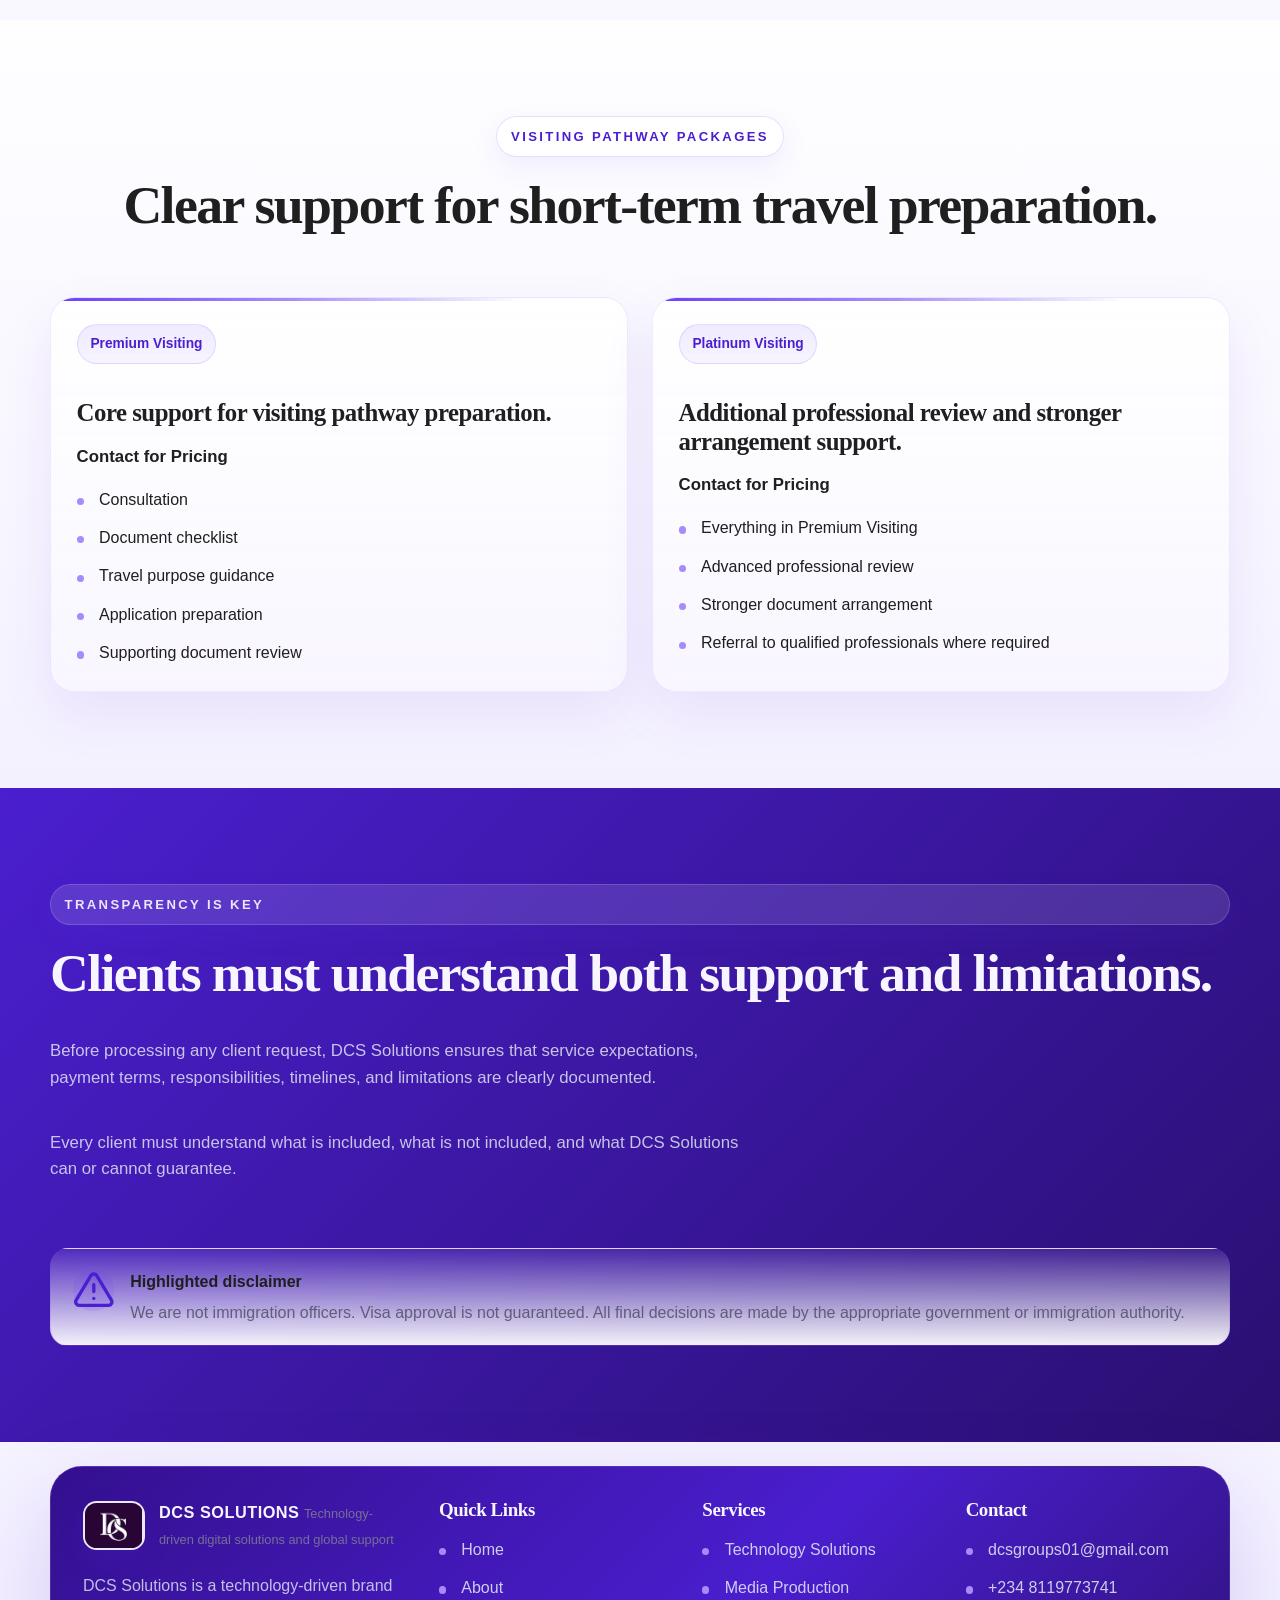
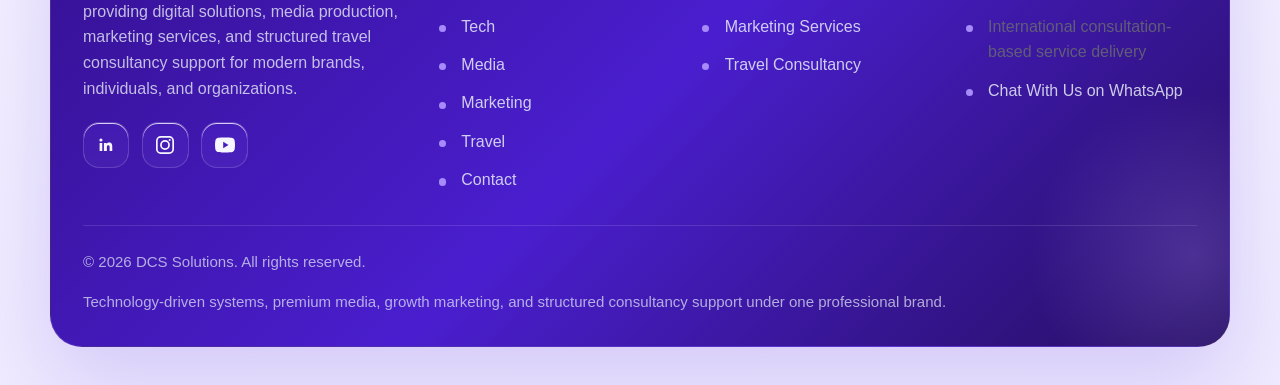
<file: travel.html>
<!DOCTYPE html>
<html lang="en">
  <head>
    <meta charset="UTF-8">
    <meta name="viewport" content="width=device-width, initial-scale=1.0">
    <meta name="description" content="Travel consultancy services from DCS Solutions for study and visiting pathways with transparent, structured guidance.">
    <title>DCS Solutions Travel Consultancy</title>
    <link rel="stylesheet" href="css/style.css">
  </head>
  <body data-page="travel">
    <div class="site-shell">
      <header class="site-header" data-include="site-header"></header>

      <main>
        <section class="page-hero">
          <div class="container page-hero-layout">
            <div class="page-hero-copy" data-reveal>
              <span class="eyebrow">Travel Consultancy Services</span>
              <h1 class="page-hero-title">Structured travel guidance for study and visiting pathways.</h1>
              <p class="page-hero-subtitle">
                DCS Solutions provides structured travel consultancy services for study and visiting pathways to Canada and other international destinations.
              </p>
              <div class="button-row">
                <a class="button button-primary" href="contact.html">Book a Travel Consultation</a>
                <a class="button button-secondary" href="#study-packages">View Packages</a>
              </div>
            </div>

            <div class="hero-aside" data-reveal>
              <div class="disclaimer-panel">
                <span class="disclaimer-icon" aria-hidden="true">
                  <svg viewBox="0 0 24 24" fill="none" stroke="currentColor" stroke-width="1.9" stroke-linecap="round" stroke-linejoin="round">
                    <path d="M12 9V13"/>
                    <path d="M12 17H12.01"/>
                    <path d="M10.29 3.86L1.82 18A2 2 0 0 0 3.53 21H20.47A2 2 0 0 0 22.18 18L13.71 3.86A2 2 0 0 0 10.29 3.86Z"/>
                  </svg>
                </span>
                <div>
                  <strong>Important note</strong>
                  <span>DCS Solutions is not an immigration office and does not guarantee visa approval. Final decisions are made by the relevant embassy, consulate, immigration department, or authorized government body.</span>
                </div>
              </div>
              <div class="info-card">
                <h3 class="card-title">Service Approach</h3>
                <p class="card-copy">Consultation first, structured preparation second, transparent client expectations throughout.</p>
              </div>
            </div>
          </div>
        </section>

        <section class="section">
          <div class="container split-grid">
            <div class="content-panel" data-reveal>
              <span class="eyebrow">Travel Overview</span>
              <h2 class="section-heading">Professional support for documentation, preparation, and pathway clarity.</h2>
              <p>
                DCS Solutions helps clients approach their travel goals with better structure, clearer documentation, and more informed preparation. We focus on practical consultancy support, not false promises.
              </p>
              <p>
                Where a licensed consultant, immigration lawyer, or other authorized professional is required, DCS Solutions can provide referral support as part of a more responsible process.
              </p>
            </div>

            <div class="visual-panel photo-panel photo-travel" data-reveal>
              <img src="assets/images/travel-consultancy.jpg" alt="Travel consultant and client reviewing study and visiting pathway documents" loading="lazy" decoding="async">
              <div class="visual-caption">
                <h3>Travel services designed around transparency.</h3>
                <p>Every pathway is supported by consultation, structured checklists, document arrangement, and clear service boundaries.</p>
              </div>
            </div>
          </div>
        </section>

        <section class="section section-alt">
          <div class="container">
            <div class="section-header" data-reveal>
              <span class="eyebrow">Pathways</span>
              <h2 class="section-heading">Study and visiting services with step-by-step support.</h2>
            </div>

            <div class="info-grid">
              <article class="info-card" data-reveal>
                <h3 class="card-title">Study Pathway</h3>
                <ul class="feature-list strong">
                  <li>School and program guidance</li>
                  <li>Admission support</li>
                  <li>Document checklist</li>
                  <li>Application preparation</li>
                  <li>Supporting document arrangement</li>
                  <li>Visa guidance</li>
                  <li>Referral to licensed professionals where required</li>
                </ul>
              </article>

              <article class="info-card" data-reveal>
                <h3 class="card-title">Visiting Pathway</h3>
                <ul class="feature-list strong">
                  <li>Consultation</li>
                  <li>Travel purpose guidance</li>
                  <li>Document checklist</li>
                  <li>Application preparation</li>
                  <li>Supporting document review</li>
                  <li>Visiting visa guidance</li>
                  <li>Referral support where necessary</li>
                </ul>
              </article>
            </div>
          </div>
        </section>

        <section class="section" id="study-packages">
          <div class="container">
            <div class="section-header centered" data-reveal>
              <span class="eyebrow">Study Pathway Packages</span>
              <h2 class="section-heading">Premium and higher-level support options.</h2>
              <p class="section-intro">
                Before visa processing begins, clients must first secure an admission offer where required.
              </p>
            </div>

            <div class="package-grid">
              <article class="package-card" data-reveal>
                <span class="package-badge">Premium Package</span>
                <h3 class="package-title">Manual processing support handled by experienced consultants.</h3>
                <p class="card-copy">This package involves consultation, admission support, document review, paperwork arrangement, write-ups, and proper application preparation.</p>
                <div class="package-price">Contact for Pricing</div>
                <ul class="check-list strong">
                  <li>Client consultation</li>
                  <li>School/program guidance</li>
                  <li>Admission support</li>
                  <li>Document review</li>
                  <li>Application preparation</li>
                  <li>Supporting document guidance</li>
                  <li>General visa guidance</li>
                </ul>
              </article>

              <article class="package-card" data-reveal>
                <span class="package-badge">Platinum Package</span>
                <h3 class="package-title">Advanced support with qualified professional review where applicable.</h3>
                <p class="card-copy">This package involves professional review from a qualified immigration lawyer, licensed consultant, or authorized professional where applicable.</p>
                <div class="package-price">Contact for Pricing</div>
                <ul class="check-list strong">
                  <li>Everything in Premium</li>
                  <li>Professional application review</li>
                  <li>Stronger document strategy</li>
                  <li>Application explanation support</li>
                  <li>Final review before submission</li>
                  <li>Higher-level guidance</li>
                </ul>
              </article>
            </div>
          </div>
        </section>

        <section class="section section-alt">
          <div class="container">
            <div class="section-header centered" data-reveal>
              <span class="eyebrow">Visiting Pathway Packages</span>
              <h2 class="section-heading">Clear support for short-term travel preparation.</h2>
            </div>

            <div class="package-grid">
              <article class="package-card" data-reveal>
                <span class="package-badge">Premium Visiting</span>
                <h3 class="package-title">Core support for visiting pathway preparation.</h3>
                <div class="package-price">Contact for Pricing</div>
                <ul class="check-list strong">
                  <li>Consultation</li>
                  <li>Document checklist</li>
                  <li>Travel purpose guidance</li>
                  <li>Application preparation</li>
                  <li>Supporting document review</li>
                </ul>
              </article>

              <article class="package-card" data-reveal>
                <span class="package-badge">Platinum Visiting</span>
                <h3 class="package-title">Additional professional review and stronger arrangement support.</h3>
                <div class="package-price">Contact for Pricing</div>
                <ul class="check-list strong">
                  <li>Everything in Premium Visiting</li>
                  <li>Advanced professional review</li>
                  <li>Stronger document arrangement</li>
                  <li>Referral to qualified professionals where required</li>
                </ul>
              </article>
            </div>
          </div>
        </section>

        <section class="section section-dark">
          <div class="container">
            <div class="section-header" data-reveal>
              <span class="eyebrow">Transparency Is Key</span>
              <h2 class="section-heading">Clients must understand both support and limitations.</h2>
              <p class="section-intro">
                Before processing any client request, DCS Solutions ensures that service expectations, payment terms, responsibilities, timelines, and limitations are clearly documented.
              </p>
              <p class="section-intro">
                Every client must understand what is included, what is not included, and what DCS Solutions can or cannot guarantee.
              </p>
            </div>

            <div class="disclaimer-panel" data-reveal>
              <span class="disclaimer-icon" aria-hidden="true">
                <svg viewBox="0 0 24 24" fill="none" stroke="currentColor" stroke-width="1.9" stroke-linecap="round" stroke-linejoin="round">
                  <path d="M12 9V13"/>
                  <path d="M12 17H12.01"/>
                  <path d="M10.29 3.86L1.82 18A2 2 0 0 0 3.53 21H20.47A2 2 0 0 0 22.18 18L13.71 3.86A2 2 0 0 0 10.29 3.86Z"/>
                </svg>
              </span>
              <div>
                <strong>Highlighted disclaimer</strong>
                <span>We are not immigration officers. Visa approval is not guaranteed. All final decisions are made by the appropriate government or immigration authority.</span>
              </div>
            </div>
          </div>
        </section>
      </main>

      <footer class="site-footer" data-include="site-footer"></footer>
    </div>

    <script src="js/main.js"></script>
  </body>
</html>
</file>
<file: css/style.css>
:root {
  --bg: #f4f7fb;
  --surface: #ffffff;
  --surface-muted: #edf3fb;
  --surface-dark: #081e3c;
  --surface-dark-alt: #0d2c55;
  --ink: #0d1728;
  --ink-soft: #4f5f73;
  --ink-inverse: #eef4fb;
  --primary: #113e77;
  --primary-strong: #081e3c;
  --primary-soft: #dbe9f9;
  --accent: #d2a44c;
  --accent-soft: rgba(210, 164, 76, 0.15);
  --success-soft: rgba(17, 62, 119, 0.1);
  --danger-soft: rgba(172, 91, 44, 0.14);
  --border: rgba(13, 23, 40, 0.1);
  --border-strong: rgba(17, 62, 119, 0.16);
  --shadow-soft: 0 18px 50px rgba(8, 30, 60, 0.08);
  --shadow-strong: 0 28px 80px rgba(8, 30, 60, 0.18);
  --radius-lg: 28px;
  --radius-md: 20px;
  --radius-sm: 14px;
  --container: 1180px;
  --transition: 220ms ease;
}

*,
*::before,
*::after {
  box-sizing: border-box;
}

html {
  scroll-behavior: smooth;
}

body {
  margin: 0;
  font-family: "Avenir Next", "Segoe UI", "Helvetica Neue", sans-serif;
  color: var(--ink);
  background:
    radial-gradient(circle at top left, rgba(17, 62, 119, 0.08), transparent 26%),
    linear-gradient(180deg, #f8fbff 0%, #f4f7fb 52%, #eff4fb 100%);
  line-height: 1.6;
}

body.menu-open {
  overflow: hidden;
}

a {
  color: inherit;
  text-decoration: none;
}

img {
  max-width: 100%;
  display: block;
}

button,
input,
select,
textarea {
  font: inherit;
}

.site-shell {
  min-height: 100vh;
}

.container {
  width: min(var(--container), calc(100% - 2rem));
  margin: 0 auto;
}

.section {
  padding: 6rem 0;
}

.section-tight {
  padding: 4.5rem 0;
}

.section-dark {
  background:
    linear-gradient(135deg, rgba(17, 62, 119, 0.96), rgba(8, 30, 60, 0.98)),
    var(--surface-dark);
  color: var(--ink-inverse);
}

.section-dark .section-copy,
.section-dark .section-intro,
.section-dark .card-copy,
.section-dark p,
.section-dark li {
  color: rgba(238, 244, 251, 0.78);
}

.section-dark .section-heading,
.section-dark .card-title,
.section-dark .feature-title,
.section-dark .step-title {
  color: var(--ink-inverse);
}

.section-alt {
  background: rgba(255, 255, 255, 0.76);
}

.eyebrow {
  display: inline-flex;
  align-items: center;
  gap: 0.6rem;
  padding: 0.55rem 0.85rem;
  border-radius: 999px;
  border: 1px solid var(--border-strong);
  background: rgba(255, 255, 255, 0.74);
  color: var(--primary);
  font-size: 0.82rem;
  letter-spacing: 0.18em;
  text-transform: uppercase;
  font-weight: 700;
}

.section-dark .eyebrow {
  background: rgba(255, 255, 255, 0.08);
  border-color: rgba(255, 255, 255, 0.14);
  color: rgba(238, 244, 251, 0.82);
}

.section-heading {
  margin: 1rem 0 1rem;
  font-family: "Iowan Old Style", "Palatino Linotype", "Book Antiqua", serif;
  font-size: clamp(2rem, 4.2vw, 3.9rem);
  line-height: 1.05;
  letter-spacing: -0.03em;
}

.section-intro,
.section-copy {
  max-width: 720px;
  color: var(--ink-soft);
  font-size: 1.05rem;
}

.section-header {
  display: flex;
  flex-direction: column;
  gap: 0.25rem;
  margin-bottom: 3rem;
}

.section-header.centered {
  align-items: center;
  text-align: center;
  margin-inline: auto;
}

.button-row,
.hero-actions,
.cta-actions {
  display: flex;
  flex-wrap: wrap;
  gap: 1rem;
}

.button {
  display: inline-flex;
  align-items: center;
  justify-content: center;
  gap: 0.55rem;
  min-height: 3.3rem;
  padding: 0.85rem 1.3rem;
  border-radius: 999px;
  border: 1px solid transparent;
  font-weight: 700;
  letter-spacing: 0.01em;
  transition: transform var(--transition), box-shadow var(--transition), background var(--transition), border-color var(--transition), color var(--transition);
}

.button:hover,
.button:focus-visible {
  transform: translateY(-2px);
}

.button-primary {
  color: #fff;
  background: linear-gradient(135deg, #123f79, #0a2448);
  box-shadow: 0 14px 32px rgba(17, 62, 119, 0.25);
}

.button-primary:hover,
.button-primary:focus-visible {
  box-shadow: 0 18px 38px rgba(17, 62, 119, 0.32);
}

.button-secondary {
  border-color: var(--border-strong);
  background: rgba(255, 255, 255, 0.72);
  color: var(--primary);
}

.button-secondary:hover,
.button-secondary:focus-visible {
  border-color: rgba(17, 62, 119, 0.3);
  background: #fff;
}

.button-ghost {
  border-color: rgba(255, 255, 255, 0.18);
  color: var(--ink-inverse);
  background: rgba(255, 255, 255, 0.08);
}

.button-ghost:hover,
.button-ghost:focus-visible {
  background: rgba(255, 255, 255, 0.15);
}

.pill-note {
  display: inline-flex;
  align-items: center;
  gap: 0.6rem;
  padding: 0.75rem 1rem;
  border-radius: 999px;
  background: rgba(17, 62, 119, 0.08);
  color: var(--primary-strong);
  border: 1px solid rgba(17, 62, 119, 0.1);
  font-size: 0.96rem;
}

.pill-note::before {
  content: "";
  width: 0.55rem;
  height: 0.55rem;
  border-radius: 999px;
  background: var(--accent);
  box-shadow: 0 0 0 6px rgba(210, 164, 76, 0.16);
}

.site-header {
  position: sticky;
  top: 0;
  z-index: 40;
  padding: 1rem 0;
  transition: padding var(--transition), background var(--transition), box-shadow var(--transition), backdrop-filter var(--transition);
}

.site-header.is-scrolled {
  padding: 0.75rem 0;
  background: rgba(248, 251, 255, 0.82);
  backdrop-filter: blur(18px);
  box-shadow: 0 10px 30px rgba(8, 30, 60, 0.08);
}

.header-frame {
  display: flex;
  align-items: center;
  justify-content: space-between;
  gap: 1.5rem;
  padding: 0.75rem 1rem;
  border: 1px solid rgba(255, 255, 255, 0.5);
  border-radius: 999px;
  background: rgba(255, 255, 255, 0.72);
  box-shadow: var(--shadow-soft);
}

.brand {
  display: inline-flex;
  align-items: center;
  gap: 0.9rem;
  min-width: 0;
}

.brand-mark {
  width: 3.65rem;
  height: 2.9rem;
  flex: 0 0 auto;
  border-radius: 0.8rem;
  padding: 0.12rem;
  background: rgba(255, 255, 255, 0.9);
  object-fit: contain;
  object-position: center;
  box-shadow: 0 10px 24px rgba(75, 31, 209, 0.18);
}

.brand-copy {
  min-width: 0;
}

.brand-name {
  font-weight: 800;
  font-size: 1rem;
  letter-spacing: 0.02em;
}

.brand-tagline {
  color: var(--ink-soft);
  font-size: 0.8rem;
  white-space: nowrap;
}

.nav-wrap {
  display: flex;
  align-items: center;
  gap: 1rem;
}

.menu-toggle {
  display: none;
  width: 3rem;
  height: 3rem;
  border: 1px solid var(--border);
  background: #fff;
  border-radius: 999px;
  align-items: center;
  justify-content: center;
  color: var(--primary);
  cursor: pointer;
}

.menu-toggle svg {
  width: 1.2rem;
  height: 1.2rem;
}

.nav-links {
  display: flex;
  align-items: center;
  gap: 0.35rem;
}

.nav-links a {
  position: relative;
  padding: 0.8rem 1rem;
  border-radius: 999px;
  color: var(--ink-soft);
  font-weight: 600;
  font-size: 0.96rem;
  transition: background var(--transition), color var(--transition);
}

.nav-links a:hover,
.nav-links a:focus-visible,
.nav-links a.is-active {
  color: var(--primary-strong);
  background: rgba(17, 62, 119, 0.08);
}

.header-cta {
  display: inline-flex;
}

.hero {
  position: relative;
  padding: 2.5rem 0 5.5rem;
  overflow: clip;
}

.hero::before,
.page-hero::before {
  content: "";
  position: absolute;
  inset: 0;
  background:
    radial-gradient(circle at 10% 10%, rgba(17, 62, 119, 0.12), transparent 22%),
    radial-gradient(circle at 88% 18%, rgba(210, 164, 76, 0.16), transparent 18%),
    linear-gradient(180deg, rgba(255, 255, 255, 0.75), rgba(244, 247, 251, 0.35));
  pointer-events: none;
}

.hero::after,
.page-hero::after {
  content: "";
  position: absolute;
  top: 6rem;
  right: 0;
  width: min(40vw, 28rem);
  height: min(40vw, 28rem);
  border-radius: 999px;
  background: radial-gradient(circle, rgba(17, 62, 119, 0.08), transparent 70%);
  filter: blur(10px);
  pointer-events: none;
}

.hero-layout,
.page-hero-layout,
.split-grid,
.contact-grid,
.cta-band {
  position: relative;
  z-index: 1;
  display: grid;
  grid-template-columns: minmax(0, 1.06fr) minmax(0, 0.94fr);
  gap: 2rem;
  align-items: center;
}

.hero-copy,
.page-hero-copy {
  display: flex;
  flex-direction: column;
  align-items: flex-start;
}

.hero-title,
.page-hero-title {
  margin: 1.25rem 0 1rem;
  font-family: "Iowan Old Style", "Palatino Linotype", "Book Antiqua", serif;
  font-size: clamp(2.8rem, 6vw, 5.7rem);
  line-height: 0.96;
  letter-spacing: -0.05em;
}

.page-hero-title {
  font-size: clamp(2.4rem, 4.8vw, 4.5rem);
}

.hero-subtitle,
.page-hero-subtitle {
  max-width: 40rem;
  color: var(--ink-soft);
  font-size: clamp(1.05rem, 2vw, 1.22rem);
}

.hero-trust {
  margin-top: 1.5rem;
}

.hero-visual,
.visual-panel,
.content-panel,
.card-surface,
.contact-panel,
.form-panel,
.service-card,
.package-card,
.process-card,
.mini-card,
.info-card,
.cta-panel,
.story-card {
  position: relative;
  border: 1px solid rgba(255, 255, 255, 0.46);
  border-radius: var(--radius-lg);
  background: rgba(255, 255, 255, 0.86);
  box-shadow: var(--shadow-soft);
  overflow: hidden;
}

.hero-visual,
.visual-panel,
.content-panel,
.cta-panel {
  padding: 1.6rem;
}

.hero-visual {
  min-height: 34rem;
  background:
    linear-gradient(160deg, rgba(255, 255, 255, 0.94), rgba(240, 246, 255, 0.88));
}

.hero-visual img,
.visual-panel img {
  width: 100%;
  height: 100%;
  object-fit: cover;
  border-radius: calc(var(--radius-lg) - 0.4rem);
}

.hero-stack {
  position: absolute;
  left: 1.5rem;
  right: 1.5rem;
  bottom: 1.5rem;
  display: grid;
  grid-template-columns: repeat(2, minmax(0, 1fr));
  gap: 1rem;
}

.hero-stat,
.mini-card {
  padding: 1rem 1.1rem;
  border-radius: 1.15rem;
  background: rgba(8, 30, 60, 0.86);
  color: var(--ink-inverse);
  border: 1px solid rgba(255, 255, 255, 0.08);
  backdrop-filter: blur(10px);
}

.hero-stat strong,
.mini-card strong {
  display: block;
  margin-bottom: 0.3rem;
  font-size: 1rem;
}

.hero-stat span,
.mini-card span {
  color: rgba(238, 244, 251, 0.74);
  font-size: 0.92rem;
}

.trust-strip,
.metric-strip {
  display: grid;
  grid-template-columns: repeat(3, minmax(0, 1fr));
  gap: 1rem;
}

.metric-strip {
  margin-top: 2rem;
}

.metric-item {
  padding: 1.25rem;
  border-radius: var(--radius-md);
  border: 1px solid var(--border);
  background: rgba(255, 255, 255, 0.84);
}

.metric-label {
  display: block;
  margin-bottom: 0.35rem;
  color: var(--primary);
  font-size: 0.84rem;
  font-weight: 700;
  letter-spacing: 0.12em;
  text-transform: uppercase;
}

.metric-value {
  font-size: 1.03rem;
  color: var(--ink);
  font-weight: 700;
}

.split-grid {
  align-items: stretch;
}

.content-panel {
  display: flex;
  flex-direction: column;
  justify-content: center;
  gap: 1.15rem;
}

.content-panel h3,
.visual-caption h3,
.card-title,
.feature-title,
.package-title,
.step-title,
.contact-title,
.footer-title {
  margin: 0;
  font-family: "Iowan Old Style", "Palatino Linotype", "Book Antiqua", serif;
  font-size: 1.55rem;
  line-height: 1.15;
  letter-spacing: -0.02em;
}

.content-panel p,
.visual-caption p,
.card-copy,
.feature-copy,
.contact-copy {
  margin: 0;
  color: var(--ink-soft);
}

.visual-panel {
  min-height: 100%;
  background:
    linear-gradient(180deg, rgba(17, 62, 119, 0.06), rgba(255, 255, 255, 0.84)),
    var(--surface);
}

.visual-caption {
  padding: 1.15rem 0.1rem 0;
}

.service-grid,
.feature-grid,
.package-grid,
.process-grid,
.info-grid,
.story-grid {
  display: grid;
  gap: 1.5rem;
}

.service-grid {
  grid-template-columns: repeat(4, minmax(0, 1fr));
}

.feature-grid,
.process-grid,
.story-grid {
  grid-template-columns: repeat(3, minmax(0, 1fr));
}

.package-grid {
  grid-template-columns: repeat(2, minmax(0, 1fr));
}

.info-grid {
  grid-template-columns: repeat(2, minmax(0, 1fr));
}

.service-card,
.package-card,
.process-card,
.info-card,
.story-card {
  padding: 1.6rem;
}

.service-card:hover,
.package-card:hover,
.process-card:hover,
.info-card:hover,
.story-card:hover {
  transform: translateY(-4px);
  box-shadow: var(--shadow-strong);
  transition: transform var(--transition), box-shadow var(--transition);
}

.service-icon,
.feature-icon,
.social-link {
  display: inline-flex;
  align-items: center;
  justify-content: center;
  width: 3.2rem;
  height: 3.2rem;
  border-radius: 1rem;
  background: linear-gradient(180deg, rgba(17, 62, 119, 0.12), rgba(17, 62, 119, 0.04));
  color: var(--primary);
}

.service-icon svg,
.feature-icon svg,
.social-link svg {
  width: 1.5rem;
  height: 1.5rem;
}

.service-card .card-title,
.package-card .package-title,
.process-card .step-title,
.info-card .card-title,
.story-card .card-title {
  margin-top: 1.2rem;
}

.inline-link {
  display: inline-flex;
  align-items: center;
  gap: 0.45rem;
  margin-top: 1.1rem;
  color: var(--primary);
  font-weight: 700;
}

.inline-link::after {
  content: "→";
  transition: transform var(--transition);
}

.inline-link:hover::after,
.inline-link:focus-visible::after {
  transform: translateX(3px);
}

.page-hero {
  position: relative;
  padding: 2.2rem 0 4.8rem;
  overflow: clip;
}

.page-hero-copy .eyebrow {
  margin-bottom: 0.6rem;
}

.hero-aside {
  display: grid;
  gap: 1rem;
}

.hero-aside .info-card {
  padding: 1.3rem;
}

.notice,
.disclaimer-panel {
  display: flex;
  gap: 1rem;
  padding: 1.25rem 1.35rem;
  border-radius: var(--radius-md);
  border: 1px solid rgba(210, 164, 76, 0.2);
  background: linear-gradient(180deg, rgba(210, 164, 76, 0.12), rgba(17, 62, 119, 0.04));
  color: var(--ink);
}

.disclaimer-panel {
  border-color: rgba(172, 91, 44, 0.16);
  background: linear-gradient(180deg, rgba(172, 91, 44, 0.12), rgba(255, 255, 255, 0.82));
}

.notice-icon,
.disclaimer-icon {
  flex: 0 0 auto;
  width: 2.6rem;
  height: 2.6rem;
  border-radius: 999px;
  display: inline-flex;
  align-items: center;
  justify-content: center;
  background: rgba(17, 62, 119, 0.12);
  color: var(--primary);
}

.disclaimer-icon {
  background: var(--danger-soft);
  color: #8c4b25;
}

.notice strong,
.disclaimer-panel strong {
  display: block;
  margin-bottom: 0.3rem;
}

.notice > div span,
.disclaimer-panel > div span {
  color: var(--ink-soft);
}

.feature-list,
.check-list,
.quick-list,
.footer-list {
  margin: 0;
  padding: 0;
  list-style: none;
}

.feature-list li,
.check-list li,
.quick-list li,
.footer-list li {
  position: relative;
  padding-left: 1.4rem;
  color: var(--ink-soft);
}

.feature-list li + li,
.check-list li + li,
.quick-list li + li,
.footer-list li + li {
  margin-top: 0.8rem;
}

.feature-list li::before,
.check-list li::before,
.quick-list li::before,
.footer-list li::before {
  content: "";
  position: absolute;
  top: 0.7rem;
  left: 0;
  width: 0.45rem;
  height: 0.45rem;
  border-radius: 999px;
  background: var(--accent);
}

.feature-list.strong li,
.check-list.strong li {
  color: var(--ink);
}

.package-card {
  display: flex;
  flex-direction: column;
  gap: 1rem;
}

.package-badge {
  display: inline-flex;
  align-items: center;
  width: fit-content;
  padding: 0.5rem 0.8rem;
  border-radius: 999px;
  background: rgba(17, 62, 119, 0.08);
  color: var(--primary);
  border: 1px solid rgba(17, 62, 119, 0.1);
  font-weight: 700;
  font-size: 0.86rem;
}

.package-price {
  font-size: 1.05rem;
  font-weight: 700;
  color: var(--ink);
}

.package-note {
  margin-top: 1.8rem;
}

.feature-card {
  padding: 1.4rem;
  border-radius: var(--radius-md);
  background: rgba(255, 255, 255, 0.06);
  border: 1px solid rgba(255, 255, 255, 0.08);
}

.feature-card .feature-title {
  margin-top: 1rem;
  font-size: 1.28rem;
}

.process-card {
  min-height: 100%;
}

.step-number {
  display: inline-flex;
  align-items: center;
  justify-content: center;
  width: 3rem;
  height: 3rem;
  border-radius: 999px;
  background: var(--primary-strong);
  color: #fff;
  font-weight: 800;
  font-size: 0.95rem;
}

.cta-band {
  padding: 2rem;
  border-radius: 2rem;
  background:
    linear-gradient(135deg, rgba(8, 30, 60, 0.98), rgba(17, 62, 119, 0.94)),
    var(--surface-dark);
  color: var(--ink-inverse);
  box-shadow: var(--shadow-strong);
}

.cta-band .section-copy {
  color: rgba(238, 244, 251, 0.76);
}

.cta-panel {
  background: rgba(255, 255, 255, 0.08);
  border: 1px solid rgba(255, 255, 255, 0.08);
  box-shadow: none;
}

.cta-panel .quick-list li {
  color: rgba(238, 244, 251, 0.78);
}

.contact-grid {
  align-items: stretch;
}

.contact-panel,
.form-panel {
  padding: 1.7rem;
}

.contact-panel {
  background:
    linear-gradient(180deg, rgba(17, 62, 119, 0.96), rgba(8, 30, 60, 0.98)),
    var(--surface-dark);
  color: var(--ink-inverse);
}

.contact-panel p,
.contact-panel li {
  color: rgba(238, 244, 251, 0.78);
}

.contact-detail {
  margin-top: 1.4rem;
  padding-top: 1.4rem;
  border-top: 1px solid rgba(255, 255, 255, 0.1);
}

.contact-detail strong {
  display: block;
  margin-bottom: 0.15rem;
  color: #fff;
}

.contact-actions {
  margin-top: 1.6rem;
}

.form-panel {
  display: flex;
  flex-direction: column;
  gap: 1.2rem;
}

.form-row {
  display: grid;
  grid-template-columns: repeat(2, minmax(0, 1fr));
  gap: 1rem;
}

.field-group {
  display: flex;
  flex-direction: column;
  gap: 0.5rem;
}

.honeypot-field {
  position: absolute;
  left: -9999px;
  width: 1px;
  height: 1px;
  overflow: hidden;
}

.field-group label {
  font-weight: 700;
  color: var(--ink);
}

.field-group input,
.field-group select,
.field-group textarea {
  width: 100%;
  padding: 0.95rem 1rem;
  border-radius: 1rem;
  border: 1px solid var(--border);
  background: #fff;
  color: var(--ink);
  transition: border-color var(--transition), box-shadow var(--transition);
}

.field-group input:focus,
.field-group select:focus,
.field-group textarea:focus {
  outline: none;
  border-color: rgba(17, 62, 119, 0.36);
  box-shadow: 0 0 0 4px rgba(17, 62, 119, 0.1);
}

.field-group textarea {
  min-height: 9rem;
  resize: vertical;
}

.form-feedback {
  display: none;
  padding: 1rem 1.1rem;
  border-radius: 1rem;
  background: var(--success-soft);
  border: 1px solid rgba(17, 62, 119, 0.14);
  color: var(--primary-strong);
}

.form-feedback.is-visible {
  display: block;
}

.form-feedback.is-success {
  background: var(--success-soft);
  border-color: rgba(17, 62, 119, 0.14);
  color: var(--primary-strong);
}

.form-feedback.is-error {
  background: var(--danger-soft);
  border-color: rgba(172, 91, 44, 0.2);
  color: #7d3418;
}

.social-links {
  display: flex;
  flex-wrap: wrap;
  gap: 0.8rem;
  margin-top: 1.3rem;
}

.social-link {
  width: 2.9rem;
  height: 2.9rem;
  border: 1px solid rgba(255, 255, 255, 0.1);
  background: rgba(255, 255, 255, 0.08);
  color: var(--ink-inverse);
  transition: transform var(--transition), background var(--transition);
}

.social-link:hover,
.social-link:focus-visible {
  transform: translateY(-2px);
  background: rgba(255, 255, 255, 0.16);
}

.site-footer {
  padding: 1.5rem 0 2.4rem;
}

.footer-frame {
  padding: 2rem;
  border-radius: 2rem;
  background:
    linear-gradient(180deg, rgba(8, 30, 60, 0.99), rgba(10, 36, 72, 0.99)),
    var(--surface-dark);
  color: var(--ink-inverse);
  box-shadow: var(--shadow-strong);
}

.footer-grid {
  display: grid;
  grid-template-columns: 1.4fr 1fr 1fr 1fr;
  gap: 2rem;
}

.footer-copy {
  color: rgba(238, 244, 251, 0.76);
  max-width: 24rem;
}

.footer-title {
  font-size: 1.18rem;
  margin-bottom: 1rem;
}

.footer-list a {
  color: rgba(238, 244, 251, 0.82);
}

.footer-list a:hover,
.footer-list a:focus-visible {
  color: #fff;
}

.footer-bottom {
  display: flex;
  flex-wrap: wrap;
  justify-content: space-between;
  gap: 1rem;
  margin-top: 2rem;
  padding-top: 1.5rem;
  border-top: 1px solid rgba(255, 255, 255, 0.12);
  color: rgba(238, 244, 251, 0.68);
  font-size: 0.94rem;
}

.tag-rail {
  display: flex;
  flex-wrap: wrap;
  gap: 0.8rem;
}

.tag {
  display: inline-flex;
  align-items: center;
  padding: 0.5rem 0.85rem;
  border-radius: 999px;
  background: rgba(17, 62, 119, 0.08);
  border: 1px solid rgba(17, 62, 119, 0.1);
  color: var(--primary);
  font-size: 0.88rem;
  font-weight: 700;
}

.story-card {
  min-height: 100%;
}

.story-card .tag {
  margin-bottom: 1rem;
}

.reveal {
  opacity: 0;
  transform: translateY(24px);
  transition: opacity 520ms ease, transform 520ms ease;
}

.reveal.is-visible {
  opacity: 1;
  transform: translateY(0);
}

@media (max-width: 1100px) {
  .service-grid {
    grid-template-columns: repeat(2, minmax(0, 1fr));
  }

  .feature-grid,
  .process-grid,
  .story-grid {
    grid-template-columns: repeat(2, minmax(0, 1fr));
  }

  .footer-grid {
    grid-template-columns: repeat(2, minmax(0, 1fr));
  }
}

@media (max-width: 920px) {
  .menu-toggle {
    display: inline-flex;
  }

  .header-cta {
    display: none;
  }

  .nav-wrap {
    position: relative;
  }

  .nav-links {
    position: absolute;
    top: calc(100% + 0.8rem);
    right: 0;
    left: auto;
    width: min(20rem, calc(100vw - 2rem));
    padding: 1rem;
    border-radius: 1.5rem;
    background: rgba(255, 255, 255, 0.96);
    border: 1px solid var(--border);
    box-shadow: var(--shadow-strong);
    flex-direction: column;
    align-items: stretch;
    opacity: 0;
    pointer-events: none;
    transform: translateY(-8px);
    transition: opacity var(--transition), transform var(--transition);
  }

  body.menu-open .nav-links {
    opacity: 1;
    pointer-events: auto;
    transform: translateY(0);
  }

  .nav-links a {
    width: 100%;
  }

  .hero-layout,
  .page-hero-layout,
  .split-grid,
  .contact-grid,
  .cta-band {
    grid-template-columns: 1fr;
  }

  .hero-visual {
    min-height: 30rem;
  }

  .metric-strip,
  .trust-strip,
  .package-grid,
  .info-grid {
    grid-template-columns: 1fr;
  }
}

@media (max-width: 720px) {
  .section {
    padding: 4.6rem 0;
  }

  .section-tight {
    padding: 3.8rem 0;
  }

  .header-frame {
    padding: 0.75rem 0.85rem;
  }

  .brand-tagline {
    display: none;
  }

  .hero-title {
    font-size: clamp(2.8rem, 13vw, 4rem);
  }

  .page-hero-title,
  .section-heading {
    font-size: clamp(2.1rem, 10vw, 3rem);
  }

  .service-grid,
  .feature-grid,
  .process-grid,
  .story-grid,
  .footer-grid {
    grid-template-columns: 1fr;
  }

  .hero-stack {
    grid-template-columns: 1fr;
  }

  .form-row {
    grid-template-columns: 1fr;
  }

  .footer-frame,
  .cta-band,
  .contact-panel,
  .form-panel,
  .hero-visual,
  .visual-panel,
  .content-panel,
  .service-card,
  .package-card,
  .process-card,
  .info-card,
  .story-card {
    padding: 1.35rem;
  }
}

/* Premium refresh */

:root {
  --bg: #edf2f8;
  --surface: rgba(255, 255, 255, 0.92);
  --surface-muted: #f2f6fb;
  --surface-dark: #06162b;
  --surface-dark-alt: #0d2c55;
  --ink: #091423;
  --ink-soft: #4c5c70;
  --ink-inverse: #eef4fb;
  --primary: #113f77;
  --primary-strong: #081e3c;
  --primary-soft: #dae7f8;
  --accent: #caa364;
  --accent-soft: rgba(202, 163, 100, 0.16);
  --border: rgba(9, 20, 35, 0.1);
  --border-strong: rgba(17, 63, 119, 0.18);
  --shadow-soft: 0 22px 54px rgba(6, 22, 43, 0.08);
  --shadow-strong: 0 30px 90px rgba(6, 22, 43, 0.18);
  --radius-lg: 24px;
  --radius-md: 18px;
  --radius-sm: 12px;
}

body {
  position: relative;
  background:
    radial-gradient(circle at 8% 6%, rgba(17, 63, 119, 0.12), transparent 25%),
    radial-gradient(circle at 92% 9%, rgba(202, 163, 100, 0.16), transparent 18%),
    linear-gradient(180deg, #f9fbfe 0%, #eff4fa 52%, #e8edf5 100%);
}

.site-header {
  padding: 1.25rem 0;
}

.site-header.is-scrolled {
  background: rgba(249, 251, 254, 0.82);
  backdrop-filter: blur(22px);
  box-shadow: 0 14px 40px rgba(6, 22, 43, 0.08);
}

.header-frame {
  gap: 1.35rem;
  padding: 0.85rem 1.15rem;
  border: 1px solid rgba(255, 255, 255, 0.62);
  background: rgba(255, 255, 255, 0.78);
  backdrop-filter: blur(24px);
}

.brand-mark {
  width: 3.85rem;
  height: 3.05rem;
  border-radius: 0.85rem;
}

.brand-name {
  font-size: 1.02rem;
  letter-spacing: 0.03em;
  text-transform: uppercase;
}

.brand-tagline {
  max-width: 17rem;
  white-space: normal;
  line-height: 1.3;
}

.nav-links a {
  font-size: 0.92rem;
  letter-spacing: 0.02em;
}

.menu-toggle {
  background: linear-gradient(180deg, #ffffff, #f3f6fb);
}

.button {
  min-height: 3.4rem;
  padding: 0.88rem 1.35rem;
  border-radius: 1rem;
}

.button-primary {
  background: linear-gradient(135deg, #7b4dff 0%, #6c3bff 35%, #4b1fd1 72%, #34108f 100%);
  box-shadow: 0 16px 38px rgba(108, 59, 255, 0.28);
}

.button-secondary {
  background: rgba(255, 255, 255, 0.84);
  box-shadow: 0 14px 34px rgba(7, 25, 51, 0.06);
}

.hero,
.page-hero {
  padding-top: 2.8rem;
}

.hero {
  padding-bottom: 6.2rem;
}

.page-hero {
  padding-bottom: 5.4rem;
}

.hero::before,
.page-hero::before {
  background:
    linear-gradient(180deg, rgba(255, 255, 255, 0.9), rgba(241, 245, 251, 0.44)),
    radial-gradient(circle at 12% 16%, rgba(17, 63, 119, 0.14), transparent 22%),
    radial-gradient(circle at 84% 22%, rgba(202, 163, 100, 0.18), transparent 16%);
}

.hero-title,
.page-hero-title,
.section-heading {
  text-wrap: balance;
}

.hero-title {
  max-width: 10.5ch;
}

.hero-subtitle,
.page-hero-subtitle,
.section-intro,
.section-copy {
  max-width: 44rem;
}

.hero-visual,
.visual-panel,
.content-panel,
.card-surface,
.contact-panel,
.form-panel,
.service-card,
.package-card,
.process-card,
.mini-card,
.info-card,
.cta-panel,
.story-card,
.division-card {
  border: 1px solid rgba(9, 20, 35, 0.08);
  background: linear-gradient(180deg, rgba(255, 255, 255, 0.95), rgba(246, 250, 255, 0.9));
  box-shadow: var(--shadow-soft);
}

.hero-visual,
.visual-panel,
.contact-panel,
.cta-band,
.footer-frame {
  position: relative;
  overflow: hidden;
}

.hero-visual::before,
.visual-panel::before,
.contact-panel::before,
.cta-band::before,
.footer-frame::before {
  content: "";
  position: absolute;
  inset: auto -12% -18% auto;
  width: 22rem;
  height: 22rem;
  border-radius: 999px;
  background: radial-gradient(circle, rgba(202, 163, 100, 0.18), transparent 66%);
  pointer-events: none;
}

.hero-visual {
  background:
    linear-gradient(165deg, rgba(255, 255, 255, 0.96), rgba(238, 244, 252, 0.9));
}

.hero-visual img,
.visual-panel img {
  position: relative;
  z-index: 1;
  object-fit: contain;
  padding: 1rem;
  background:
    radial-gradient(circle at 50% 10%, rgba(255, 255, 255, 0.38), transparent 36%),
    linear-gradient(180deg, rgba(17, 63, 119, 0.08), rgba(255, 255, 255, 0.42));
}

.metric-item,
.service-card,
.package-card,
.process-card,
.info-card,
.story-card,
.division-card,
.form-panel {
  backdrop-filter: blur(12px);
}

.metric-item {
  min-height: 100%;
  background: linear-gradient(180deg, rgba(255, 255, 255, 0.97), rgba(242, 246, 252, 0.92));
}

.hero-stat {
  background: linear-gradient(180deg, rgba(7, 25, 51, 0.94), rgba(10, 33, 64, 0.84));
  box-shadow: inset 0 1px 0 rgba(255, 255, 255, 0.06);
}

.service-card,
.package-card,
.process-card,
.info-card,
.story-card,
.division-card {
  transition: transform var(--transition), box-shadow var(--transition), border-color var(--transition);
}

.service-card::after,
.package-card::after,
.process-card::after,
.info-card::after,
.story-card::after,
.division-card::after {
  content: "";
  position: absolute;
  inset: 0 0 auto 0;
  height: 3px;
  background: linear-gradient(90deg, var(--accent), rgba(17, 63, 119, 0.28), transparent 78%);
}

.service-card:hover,
.package-card:hover,
.process-card:hover,
.info-card:hover,
.story-card:hover,
.division-card:hover {
  transform: translateY(-6px);
  border-color: rgba(17, 63, 119, 0.18);
  box-shadow: var(--shadow-strong);
}

.service-icon,
.feature-icon,
.social-link {
  box-shadow: inset 0 1px 0 rgba(255, 255, 255, 0.78);
}

.section-alt {
  background: linear-gradient(180deg, rgba(255, 255, 255, 0.84), rgba(241, 246, 252, 0.92));
}

.notice,
.disclaimer-panel {
  backdrop-filter: blur(14px);
}

.package-badge {
  background: linear-gradient(180deg, rgba(17, 63, 119, 0.1), rgba(17, 63, 119, 0.04));
}

.step-number {
  background: linear-gradient(135deg, #103866, #081e3c);
  box-shadow: 0 14px 34px rgba(8, 30, 60, 0.18);
}

.cta-band {
  border: 1px solid rgba(255, 255, 255, 0.08);
}

.contact-panel {
  background: linear-gradient(160deg, rgba(7, 25, 51, 0.98), rgba(13, 43, 85, 0.96));
}

.form-panel {
  background: linear-gradient(180deg, rgba(255, 255, 255, 0.96), rgba(248, 250, 255, 0.92));
}

.field-group input,
.field-group select,
.field-group textarea {
  border-radius: 1.05rem;
  background: linear-gradient(180deg, #ffffff, #f6f9fd);
}

.footer-frame {
  border: 1px solid rgba(255, 255, 255, 0.08);
}

.footer-bottom {
  align-items: flex-start;
}

.division-grid {
  display: grid;
  grid-template-columns: repeat(3, minmax(0, 1fr));
  gap: 1.5rem;
}

.division-card {
  display: flex;
  flex-direction: column;
  padding: 1rem;
}

.division-card img {
  width: 100%;
  aspect-ratio: 16 / 10;
  object-fit: contain;
  padding: 1rem;
  border-radius: calc(var(--radius-lg) - 0.55rem);
  border: 1px solid rgba(8, 30, 60, 0.12);
  background: linear-gradient(180deg, rgba(8, 30, 60, 0.96), rgba(17, 63, 119, 0.88));
}

.division-card-body {
  display: flex;
  flex: 1;
  flex-direction: column;
  gap: 1rem;
  padding: 1.1rem 0.25rem 0.25rem;
}

.division-card .card-title {
  margin-top: 0;
}

.division-card .quick-list {
  margin-top: auto;
}

.division-card .inline-link {
  margin-top: 0.25rem;
}

.reveal {
  transition:
    opacity 520ms ease var(--reveal-delay, 0ms),
    transform 520ms ease var(--reveal-delay, 0ms);
}

@media (max-width: 1100px) {
  .division-grid {
    grid-template-columns: repeat(2, minmax(0, 1fr));
  }
}

@media (max-width: 920px) {
  .hero-title {
    max-width: none;
  }
}

@media (max-width: 720px) {
  .site-header {
    padding: 1rem 0;
  }

  .brand-name {
    font-size: 0.95rem;
  }

  .division-grid {
    grid-template-columns: 1fr;
  }

  .division-card {
    padding: 0.9rem;
  }

  .hero-visual img,
  .visual-panel img {
    padding: 0.65rem;
  }
}

/* Purple brand refresh */

:root {
  --bg: #f8f7ff;
  --surface: rgba(255, 255, 255, 0.94);
  --surface-muted: #f3f0ff;
  --surface-dark: #2a0f70;
  --surface-dark-alt: #4b1fd1;
  --ink: #1f1f1f;
  --ink-soft: #615d78;
  --ink-inverse: #f7f5ff;
  --primary: #6c3bff;
  --primary-strong: #4b1fd1;
  --primary-soft: #eee9ff;
  --accent: #a78bfa;
  --accent-soft: rgba(167, 139, 250, 0.18);
  --success-soft: rgba(108, 59, 255, 0.1);
  --danger-soft: rgba(108, 59, 255, 0.14);
  --border: rgba(108, 59, 255, 0.1);
  --border-strong: rgba(108, 59, 255, 0.18);
  --shadow-soft: 0 22px 54px rgba(75, 31, 209, 0.08);
  --shadow-strong: 0 32px 88px rgba(75, 31, 209, 0.18);
}

body {
  background:
    radial-gradient(circle at 8% 4%, rgba(108, 59, 255, 0.14), transparent 24%),
    radial-gradient(circle at 90% 7%, rgba(167, 139, 250, 0.18), transparent 18%),
    linear-gradient(180deg, #ffffff 0%, #fbfaff 46%, #f4f1ff 100%);
}

.section-dark {
  background:
    linear-gradient(135deg, rgba(75, 31, 209, 0.98), rgba(42, 15, 112, 0.98)),
    var(--surface-dark);
}

.section-alt {
  background: linear-gradient(180deg, rgba(255, 255, 255, 0.86), rgba(244, 241, 255, 0.96));
}

.eyebrow {
  border-color: rgba(108, 59, 255, 0.16);
  background: rgba(255, 255, 255, 0.82);
  color: var(--primary-strong);
  box-shadow: 0 10px 28px rgba(108, 59, 255, 0.08);
}

.section-dark .eyebrow {
  background: rgba(255, 255, 255, 0.12);
  border-color: rgba(255, 255, 255, 0.16);
  color: rgba(247, 245, 255, 0.92);
}

.site-header.is-scrolled {
  background: rgba(248, 247, 255, 0.84);
  box-shadow: 0 14px 36px rgba(75, 31, 209, 0.08);
}

.header-frame {
  border-color: rgba(167, 139, 250, 0.28);
  background: rgba(255, 255, 255, 0.78);
  box-shadow: 0 22px 50px rgba(75, 31, 209, 0.1);
}

.brand-tagline {
  color: #766f95;
}

.menu-toggle {
  border-color: rgba(108, 59, 255, 0.14);
  background: linear-gradient(180deg, #ffffff, #f5f1ff);
  color: var(--primary-strong);
}

.nav-links a {
  color: #5f5879;
}

.nav-links a:hover,
.nav-links a:focus-visible,
.nav-links a.is-active {
  color: var(--primary-strong);
  background: linear-gradient(135deg, rgba(108, 59, 255, 0.12), rgba(167, 139, 250, 0.18));
  box-shadow: inset 0 0 0 1px rgba(108, 59, 255, 0.08);
}

.button-primary {
  background: linear-gradient(135deg, #7b4dff 0%, #6c3bff 35%, #4b1fd1 72%, #34108f 100%);
  box-shadow: 0 16px 38px rgba(108, 59, 255, 0.28);
}

.button-primary:hover,
.button-primary:focus-visible {
  box-shadow: 0 20px 44px rgba(108, 59, 255, 0.34);
}

.button-secondary {
  border-color: rgba(108, 59, 255, 0.16);
  background: rgba(255, 255, 255, 0.88);
  color: var(--primary-strong);
}

.button-secondary:hover,
.button-secondary:focus-visible {
  border-color: rgba(108, 59, 255, 0.28);
  background: #ffffff;
  box-shadow: 0 18px 44px rgba(108, 59, 255, 0.12);
}

.button-ghost {
  border-color: rgba(255, 255, 255, 0.22);
  background: rgba(255, 255, 255, 0.12);
}

.pill-note {
  background: linear-gradient(135deg, rgba(108, 59, 255, 0.08), rgba(167, 139, 250, 0.1));
  color: var(--primary-strong);
  border-color: rgba(108, 59, 255, 0.14);
}

.pill-note::before {
  background: var(--primary);
  box-shadow: 0 0 0 6px rgba(108, 59, 255, 0.16);
}

.hero::before,
.page-hero::before {
  background:
    linear-gradient(180deg, rgba(255, 255, 255, 0.92), rgba(246, 242, 255, 0.54)),
    radial-gradient(circle at 12% 16%, rgba(108, 59, 255, 0.16), transparent 24%),
    radial-gradient(circle at 84% 20%, rgba(167, 139, 250, 0.2), transparent 16%);
}

.hero::after,
.page-hero::after {
  background: radial-gradient(circle, rgba(108, 59, 255, 0.12), transparent 70%);
}

.hero-visual,
.visual-panel,
.content-panel,
.card-surface,
.contact-panel,
.form-panel,
.service-card,
.package-card,
.process-card,
.mini-card,
.info-card,
.cta-panel,
.story-card,
.division-card {
  border-color: rgba(108, 59, 255, 0.1);
  background: linear-gradient(180deg, rgba(255, 255, 255, 0.96), rgba(248, 246, 255, 0.92));
  box-shadow: var(--shadow-soft);
}

.hero-visual::before,
.visual-panel::before,
.contact-panel::before,
.cta-band::before,
.footer-frame::before {
  background: radial-gradient(circle, rgba(167, 139, 250, 0.26), transparent 66%);
}

.hero-visual {
  background: linear-gradient(165deg, rgba(255, 255, 255, 0.97), rgba(243, 239, 255, 0.92));
}

.hero-visual img,
.visual-panel img {
  background:
    radial-gradient(circle at 50% 12%, rgba(167, 139, 250, 0.16), transparent 32%),
    linear-gradient(180deg, rgba(108, 59, 255, 0.08), rgba(255, 255, 255, 0.46));
}

.hero-stat,
.mini-card {
  background: linear-gradient(180deg, rgba(75, 31, 209, 0.95), rgba(52, 16, 143, 0.88));
  border-color: rgba(255, 255, 255, 0.12);
}

.metric-item {
  border-color: rgba(108, 59, 255, 0.1);
  background: linear-gradient(180deg, rgba(255, 255, 255, 0.98), rgba(244, 241, 255, 0.94));
}

.metric-label {
  color: var(--primary-strong);
}

.visual-panel {
  background:
    linear-gradient(180deg, rgba(108, 59, 255, 0.08), rgba(255, 255, 255, 0.9)),
    var(--surface);
}

.service-card::after,
.package-card::after,
.process-card::after,
.info-card::after,
.story-card::after,
.division-card::after {
  background: linear-gradient(90deg, var(--primary), var(--accent), transparent 82%);
}

.service-card:hover,
.package-card:hover,
.process-card:hover,
.info-card:hover,
.story-card:hover,
.division-card:hover {
  border-color: rgba(108, 59, 255, 0.2);
  box-shadow: var(--shadow-strong);
}

.service-icon,
.feature-icon,
.social-link {
  background: linear-gradient(180deg, rgba(108, 59, 255, 0.14), rgba(167, 139, 250, 0.08));
  color: var(--primary-strong);
}

.notice,
.disclaimer-panel {
  border-color: rgba(108, 59, 255, 0.14);
  background: linear-gradient(180deg, rgba(108, 59, 255, 0.1), rgba(255, 255, 255, 0.92));
}

.disclaimer-panel {
  background: linear-gradient(180deg, rgba(167, 139, 250, 0.16), rgba(255, 255, 255, 0.94));
}

.notice-icon,
.disclaimer-icon {
  background: rgba(108, 59, 255, 0.12);
  color: var(--primary-strong);
}

.package-badge,
.tag {
  background: linear-gradient(180deg, rgba(108, 59, 255, 0.1), rgba(167, 139, 250, 0.08));
  border-color: rgba(108, 59, 255, 0.14);
  color: var(--primary-strong);
}

.step-number {
  background: linear-gradient(135deg, #7b4dff 0%, #6c3bff 40%, #4b1fd1 100%);
  box-shadow: 0 14px 34px rgba(75, 31, 209, 0.24);
}

.cta-band {
  background:
    linear-gradient(135deg, rgba(75, 31, 209, 0.98), rgba(108, 59, 255, 0.94) 56%, rgba(52, 16, 143, 0.96)),
    var(--surface-dark);
  border-color: rgba(255, 255, 255, 0.1);
}

.contact-panel {
  background:
    linear-gradient(160deg, rgba(75, 31, 209, 0.98), rgba(42, 15, 112, 0.98)),
    var(--surface-dark);
}

.form-panel {
  background: linear-gradient(180deg, rgba(255, 255, 255, 0.97), rgba(247, 243, 255, 0.94));
}

.field-group input,
.field-group select,
.field-group textarea {
  border-color: rgba(108, 59, 255, 0.12);
  background: linear-gradient(180deg, #ffffff, #f8f4ff);
}

.field-group input:focus,
.field-group select:focus,
.field-group textarea:focus {
  border-color: rgba(108, 59, 255, 0.34);
  box-shadow: 0 0 0 4px rgba(108, 59, 255, 0.12);
}

.form-feedback {
  background: rgba(108, 59, 255, 0.08);
  border-color: rgba(108, 59, 255, 0.16);
  color: var(--primary-strong);
}

.social-link {
  border-color: rgba(255, 255, 255, 0.16);
  color: var(--ink-inverse);
}

.site-footer {
  background: linear-gradient(180deg, transparent, rgba(108, 59, 255, 0.03));
}

.footer-frame {
  background:
    linear-gradient(135deg, rgba(52, 16, 143, 0.99), rgba(75, 31, 209, 0.97), rgba(38, 14, 96, 0.99)),
    var(--surface-dark);
  border-color: rgba(255, 255, 255, 0.1);
}

.footer-list a:hover,
.footer-list a:focus-visible {
  color: #ffffff;
}

.division-card img {
  border-color: rgba(108, 59, 255, 0.16);
  background: linear-gradient(180deg, rgba(52, 16, 143, 0.98), rgba(108, 59, 255, 0.88));
}

@media (max-width: 920px) {
  .nav-links {
    background: rgba(255, 255, 255, 0.96);
    border-color: rgba(108, 59, 255, 0.14);
    box-shadow: 0 22px 48px rgba(75, 31, 209, 0.14);
  }
}

.hero-title-wide {
  max-width: 14ch;
}

.section-tech-core .content-panel,
.section-tech-core .visual-panel,
.section-tech-core .service-card {
  color: var(--ink);
}

.section-tech-core .content-panel p,
.section-tech-core .visual-panel p,
.section-tech-core .service-card .card-copy {
  color: var(--ink-soft);
}

.section-tech-core .content-panel .card-title,
.section-tech-core .visual-caption h3,
.section-tech-core .service-card .card-title {
  color: var(--ink);
}

.section-tech-core .feature-list.strong li {
  color: var(--ink);
}

.hero-photo,
.photo-panel,
.contact-photo {
  isolation: isolate;
}

.hero-photo img,
.photo-panel img,
.contact-photo img {
  padding: 0;
  transform: scale(1.01);
  transition: transform 900ms ease, filter 320ms ease;
  filter: saturate(0.98) contrast(1.02);
}

.hero-photo::after,
.photo-panel::after,
.contact-photo::after {
  content: "";
  position: absolute;
  inset: 1rem;
  z-index: 1;
  border-radius: calc(var(--radius-lg) - 0.4rem);
  background:
    linear-gradient(180deg, rgba(38, 15, 108, 0.1) 0%, rgba(65, 28, 166, 0.18) 34%, rgba(27, 11, 79, 0.7) 100%);
  pointer-events: none;
}

.photo-panel:hover img,
.contact-photo:hover img {
  transform: scale(1.06);
}

.hero-photo img {
  animation: hero-photo-zoom 18s ease-in-out infinite alternate;
}

.hero-photo .hero-stack,
.photo-panel .visual-caption,
.contact-photo-badge {
  position: absolute;
  z-index: 2;
}

.photo-panel {
  min-height: clamp(19rem, 34vw, 30rem);
  padding: 1rem;
  background: linear-gradient(165deg, rgba(255, 255, 255, 0.92), rgba(244, 239, 255, 0.84));
}

.photo-panel .visual-caption {
  left: 1.75rem;
  right: 1.75rem;
  bottom: 1.5rem;
  padding: 1.15rem 1.2rem;
  border-radius: 1.25rem;
  background: linear-gradient(180deg, rgba(255, 255, 255, 0.18), rgba(255, 255, 255, 0.08));
  border: 1px solid rgba(255, 255, 255, 0.22);
  box-shadow: 0 18px 40px rgba(20, 10, 62, 0.18);
  backdrop-filter: blur(18px);
}

.photo-panel .visual-caption h3 {
  color: var(--ink-inverse);
}

.photo-panel .visual-caption p {
  color: rgba(247, 245, 255, 0.82);
}

.photo-panel-wide {
  min-height: clamp(21rem, 38vw, 31rem);
  margin-top: 1.75rem;
}

.compact-photo-panel {
  min-height: 18rem;
}

.section-showcase {
  margin-top: 1.75rem;
}

.contact-photo {
  position: relative;
  min-height: 15rem;
  margin-bottom: 1.35rem;
  overflow: hidden;
  border: 1px solid rgba(255, 255, 255, 0.12);
  border-radius: calc(var(--radius-lg) - 0.15rem);
  box-shadow: inset 0 0 0 1px rgba(255, 255, 255, 0.04);
}

.contact-photo img {
  width: 100%;
  height: 100%;
  object-fit: cover;
  border-radius: inherit;
}

.contact-photo-badge {
  left: 1rem;
  right: 1rem;
  bottom: 1rem;
  padding: 0.95rem 1rem;
  border: 1px solid rgba(255, 255, 255, 0.2);
  border-radius: 1rem;
  background: linear-gradient(180deg, rgba(255, 255, 255, 0.16), rgba(255, 255, 255, 0.08));
  backdrop-filter: blur(18px);
}

.contact-photo-badge strong {
  display: block;
  margin-bottom: 0.2rem;
  color: #fff;
}

.contact-photo-badge span {
  color: rgba(247, 245, 255, 0.82);
  font-size: 0.94rem;
}

.cta-band > * {
  position: relative;
  z-index: 1;
}

.cta-band-photo {
  background:
    linear-gradient(135deg, rgba(45, 18, 125, 0.96), rgba(108, 59, 255, 0.88) 56%, rgba(41, 15, 112, 0.94)),
    linear-gradient(180deg, rgba(13, 6, 36, 0.18), rgba(13, 6, 36, 0.52)),
    var(--band-image) center / cover no-repeat;
}

.cta-band-photo::after {
  content: "";
  position: absolute;
  inset: 1rem;
  border: 1px solid rgba(255, 255, 255, 0.12);
  border-radius: calc(var(--radius-lg) - 0.25rem);
  background: linear-gradient(180deg, rgba(255, 255, 255, 0.04), rgba(255, 255, 255, 0));
  pointer-events: none;
}

.photo-hero-collab img {
  object-position: center 42%;
}

.photo-tech img {
  object-position: center 34%;
}

.photo-media img {
  object-position: center 48%;
}

.photo-marketing img {
  object-position: center 32%;
}

.photo-travel img {
  object-position: center 40%;
}

.photo-contact img {
  object-position: center 36%;
}

.section-tech-core .photo-panel .visual-caption h3,
.section-tech-core .photo-panel .visual-caption p {
  color: var(--ink-inverse);
}

.section-tech-core .photo-panel .visual-caption p {
  color: rgba(247, 245, 255, 0.82);
}

@keyframes hero-photo-zoom {
  from {
    transform: scale(1.02);
  }

  to {
    transform: scale(1.09);
  }
}

@media (prefers-reduced-motion: reduce) {
  .hero-photo img {
    animation: none;
  }
}

@media (max-width: 720px) {
  .photo-panel,
  .photo-panel-wide,
  .compact-photo-panel,
  .contact-photo {
    min-height: 16rem;
  }

  .photo-panel .visual-caption,
  .contact-photo-badge {
    left: 1.1rem;
    right: 1.1rem;
    bottom: 1.1rem;
  }
}
</file>
